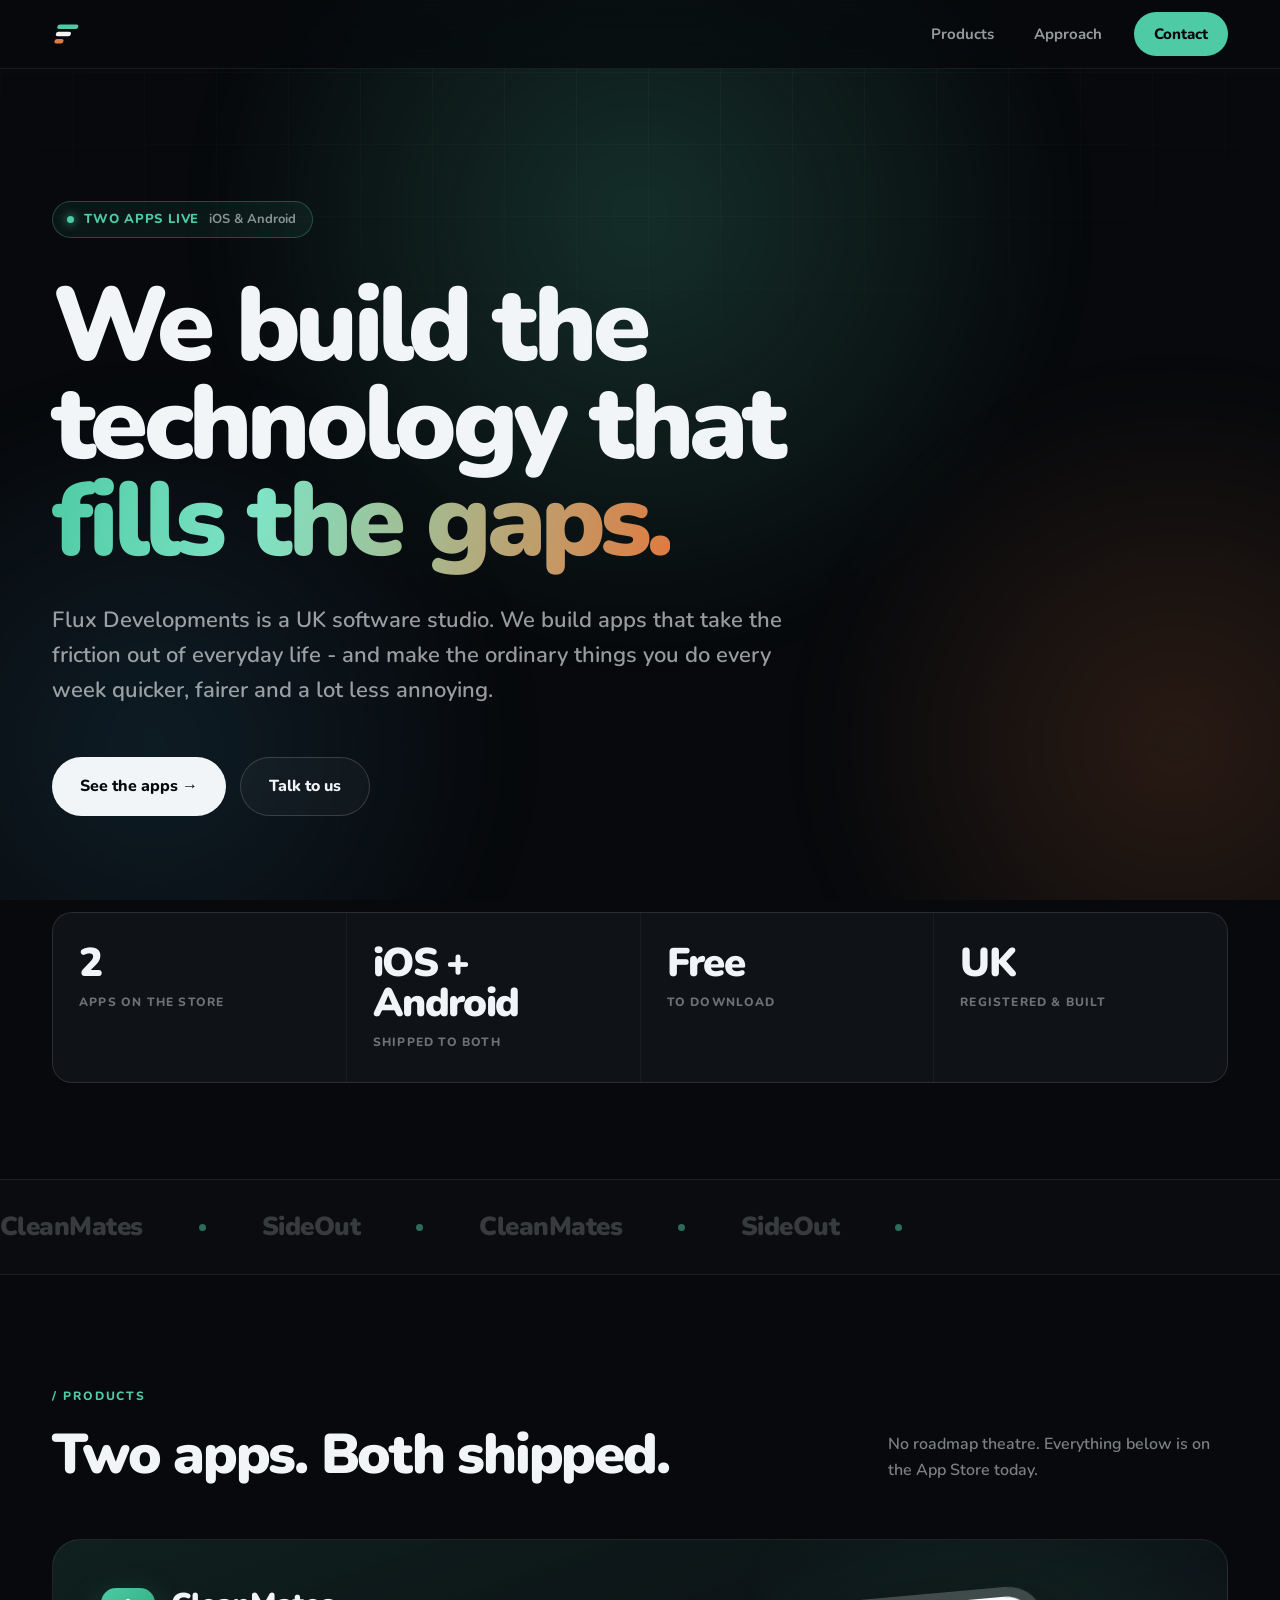
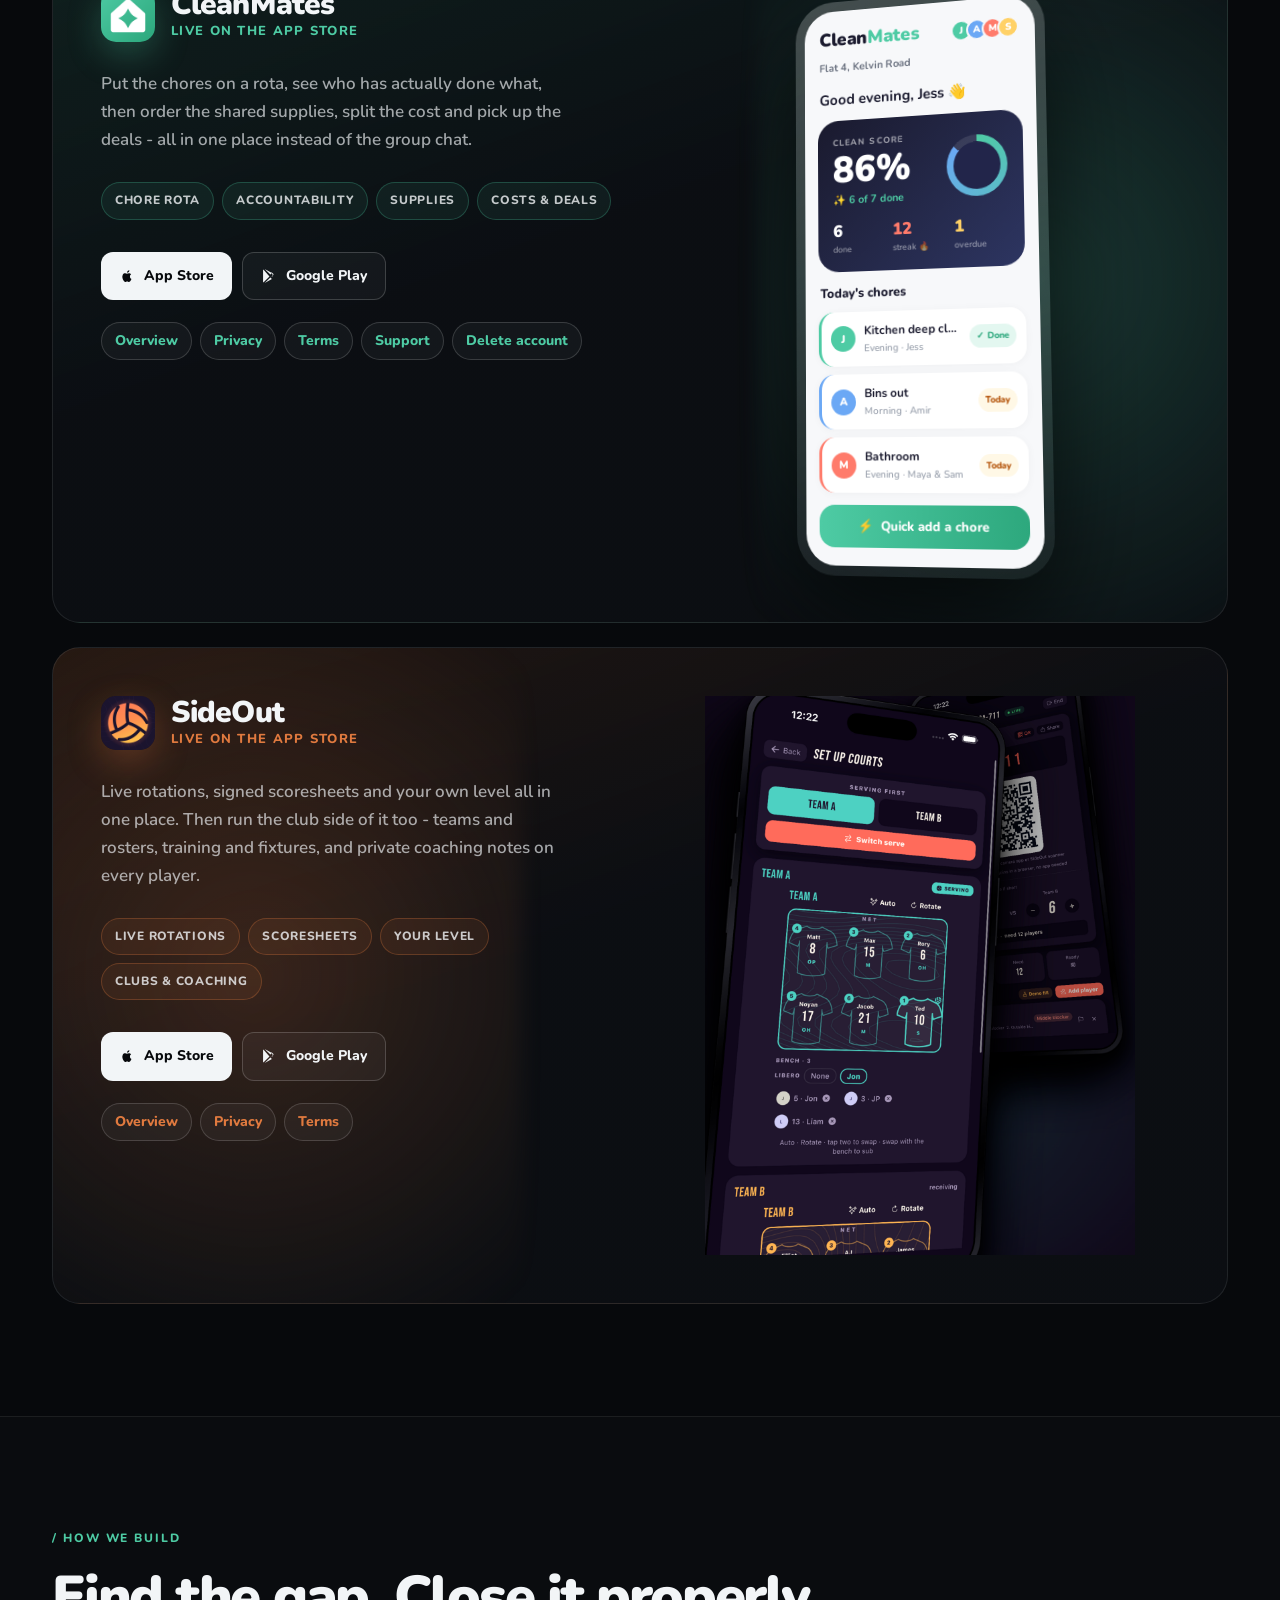
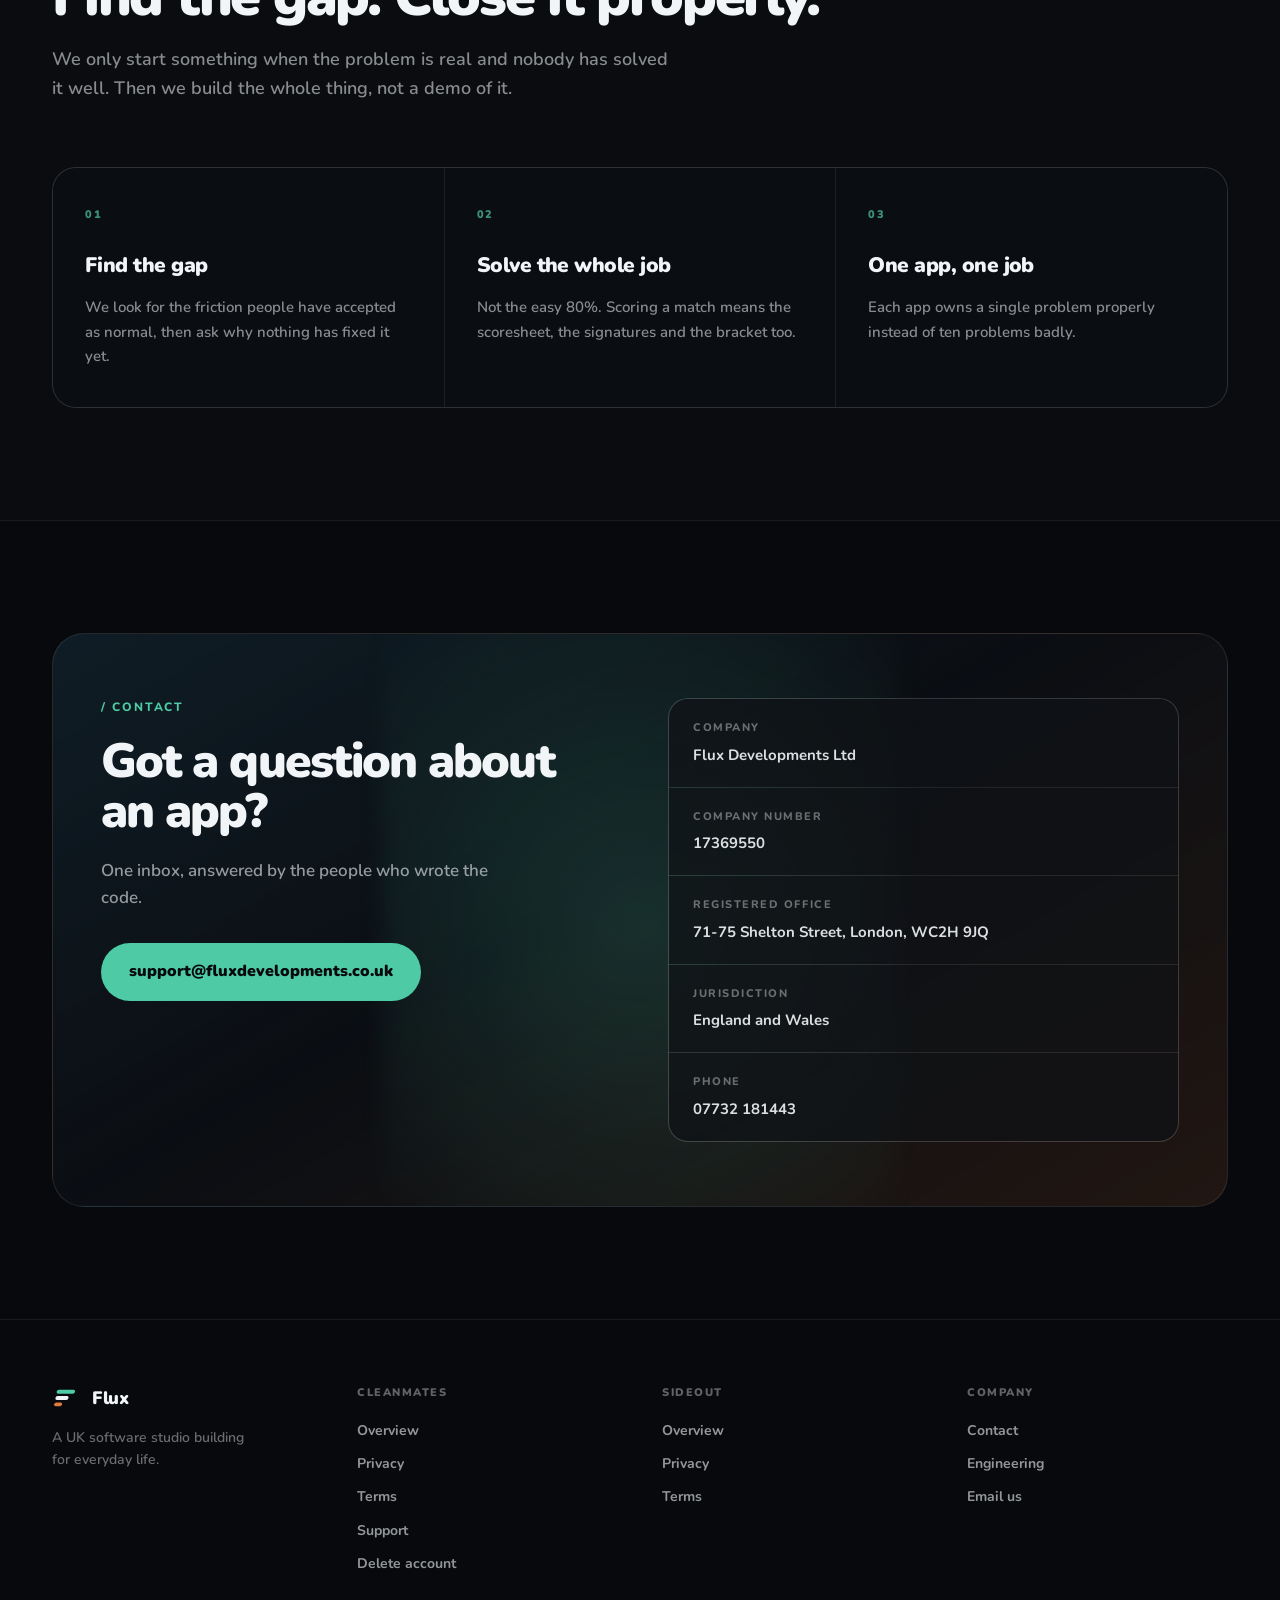
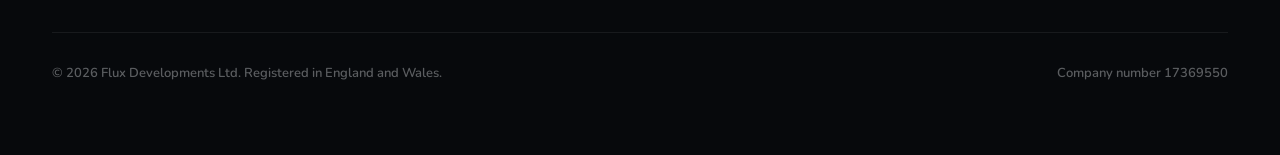
<file: index.html>
<!DOCTYPE html>
<html lang="en-GB">
<head>
<meta charset="utf-8">
  <meta name="viewport" content="width=device-width, initial-scale=1">
  <title>Flux Developments - software for the way people actually live</title>
  <meta name="description" content="Flux Developments Ltd is a UK software studio. Makers of CleanMates and SideOut.">
  <link rel="preconnect" href="https://fonts.googleapis.com">
  <link rel="preconnect" href="https://fonts.gstatic.com" crossorigin="">
  <link href="https://fonts.googleapis.com/css2?family=Nunito:ital,wght@0,400;0,600;0,700;0,800;0,900&amp;display=swap" rel="stylesheet">
  <style>
    * { box-sizing: border-box; }
    html { -webkit-text-size-adjust: 100%; scroll-behavior: smooth; background: #07090C; }
    body {
      margin: 0; background: #07090C; color: #F2F5F7;
      font-family: Nunito, -apple-system, BlinkMacSystemFont, "Segoe UI", sans-serif;
      font-size: 17px; line-height: 1.6; font-weight: 600;
      -webkit-font-smoothing: antialiased; text-rendering: optimizeLegibility;
      overflow-x: hidden;
    }
    a { color: #4ECBA4; text-decoration: none; }
    a:hover { color: #7FE3C4; }
    ::selection { background: #4ECBA4; color: #07090C; }
    @keyframes fluxDrift {
      0%   { transform: translate3d(0,0,0) scale(1); }
      50%  { transform: translate3d(4%,-3%,0) scale(1.12); }
      100% { transform: translate3d(0,0,0) scale(1); }
    }
    @keyframes fluxDrift2 {
      0%   { transform: translate3d(0,0,0) scale(1.05); }
      50%  { transform: translate3d(-5%,4%,0) scale(1); }
      100% { transform: translate3d(0,0,0) scale(1.05); }
    }
    @keyframes fluxMarquee {
      from { transform: translate3d(0,0,0); }
      to   { transform: translate3d(-50%,0,0); }
    }
    @keyframes fluxPulse {
      0%, 100% { opacity: 1; }
      50%      { opacity: .25; }
    }
    @keyframes fluxScan {
      0%   { transform: translateY(-100%); }
      100% { transform: translateY(400%); }
    }
  </style>
</head>
<body>
<div style="position: fixed; inset: 0; z-index: 0; pointer-events: none; overflow: hidden;">
  <div style="position: absolute; inset: 0; background-image: linear-gradient(rgba(255,255,255,.028) 1px, transparent 1px), linear-gradient(90deg, rgba(255,255,255,.028) 1px, transparent 1px); background-size: 72px 72px; mask-image: radial-gradient(ellipse 90% 60% at 50% 0%, #000 20%, transparent 80%); -webkit-mask-image: radial-gradient(ellipse 90% 60% at 50% 0%, #000 20%, transparent 80%);"></div>
  <div style="position: absolute; top: -22vw; left: 50%; width: 78vw; height: 78vw; margin-left: -39vw; border-radius: 50%; background: radial-gradient(circle, rgba(78,203,164,.20) 0%, rgba(78,203,164,0) 62%); filter: blur(28px); animation: fluxDrift 22s ease-in-out infinite;"></div>
  <div style="position: absolute; top: 26vw; right: -24vw; width: 64vw; height: 64vw; border-radius: 50%; background: radial-gradient(circle, rgba(224,122,63,.16) 0%, rgba(224,122,63,0) 64%); filter: blur(30px); animation: fluxDrift2 27s ease-in-out infinite;"></div>
  <div style="position: absolute; bottom: -18vw; left: -18vw; width: 60vw; height: 60vw; border-radius: 50%; background: radial-gradient(circle, rgba(47,111,143,.20) 0%, rgba(47,111,143,0) 66%); filter: blur(34px); animation: fluxDrift 31s ease-in-out infinite;"></div>
</div>

<div style="position: relative; z-index: 1;">

  <header style="position: sticky; top: 0; z-index: 40; backdrop-filter: blur(20px) saturate(160%); background: rgba(7,9,12,.72); border-bottom: 1px solid rgba(255,255,255,.07);">
    <nav style="max-width: 1240px; margin: 0 auto; padding: 0 32px; height: 68px; display: flex; align-items: center; justify-content: space-between; gap: 24px;">
      <a href="/" style="display: flex; align-items: center; gap: 12px; color: #F2F5F7; font-weight: 900; font-size: 18px; letter-spacing: -.02em;">
        <svg width="32" height="32" viewBox="0 0 64 64" style="flex: none; display: block;" aria-hidden="true">
          <g transform="skewX(-11) translate(6 0)">
            <rect x="8" y="13" width="42" height="9" rx="4.5" fill="#4ECBA4"></rect>
            <rect x="8" y="27.5" width="30" height="9" rx="4.5" fill="#F2F5F7"></rect>
            <rect x="8" y="42" width="18" height="9" rx="4.5" fill="#E07A3F"></rect>
          </g>
        </svg>
      </a>
      <div style="display: flex; align-items: center; gap: 8px;">
        <a href="#products" style="color: rgba(242,245,247,.62); font-size: 15px; font-weight: 700; padding: 9px 16px; border-radius: 999px;" style-hover="color: #F2F5F7; background: rgba(255,255,255,.06);">Products</a>
        <a href="#engineering" style="color: rgba(242,245,247,.62); font-size: 15px; font-weight: 700; padding: 9px 16px; border-radius: 999px;" style-hover="color: #F2F5F7; background: rgba(255,255,255,.06);">Approach</a>
        <a href="#contact" style="color: #07090C; background: #4ECBA4; font-size: 15px; font-weight: 800; padding: 10px 20px; border-radius: 999px; margin-left: 8px;" style-hover="background: #7FE3C4;">Contact</a>
      </div>
    </nav>
  </header>

  <section style="max-width: 1240px; margin: 0 auto; padding: 132px 32px 96px;">
    <div style="display: inline-flex; align-items: center; gap: 10px; padding: 7px 8px 7px 14px; border-radius: 999px; border: 1px solid rgba(78,203,164,.30); background: rgba(78,203,164,.07); margin-bottom: 40px;">
      <span style="width: 7px; height: 7px; border-radius: 50%; background: #4ECBA4; box-shadow: 0 0 10px #4ECBA4; animation: fluxPulse 2.2s ease-in-out infinite;"></span>
      <span style="font-size: 13px; font-weight: 800; letter-spacing: .06em; text-transform: uppercase; color: #4ECBA4;">Two apps live</span>
      <span style="font-size: 13px; font-weight: 700; color: rgba(242,245,247,.55); padding-right: 8px;">iOS &amp; Android</span>
    </div>

    <h1 style="font-size: clamp(46px, 8.2vw, 104px); line-height: .94; letter-spacing: -.045em; font-weight: 900; margin: 0 0 32px; max-width: 15ch;">
      We build the<br>technology that<br>
      <span style="background: linear-gradient(100deg, #4ECBA4 0%, #7FE3C4 34%, #E07A3F 100%); -webkit-background-clip: text; background-clip: text; -webkit-text-fill-color: transparent; color: transparent;">fills the gaps.</span>
    </h1>

    <p style="font-size: clamp(18px, 2.1vw, 22px); line-height: 1.6; font-weight: 600; color: rgba(242,245,247,.62); max-width: 58ch; margin: 0 0 48px;">
      Flux Developments is a UK software studio. We build apps that take the friction out of everyday life - and make the ordinary things you do every week quicker, fairer and a lot less annoying.
    </p>

    <div style="display: flex; flex-wrap: wrap; gap: 14px; margin-bottom: 96px;">
      <a href="#products" style="display: inline-flex; align-items: center; gap: 10px; background: #F2F5F7; color: #07090C; font-weight: 800; font-size: 16px; padding: 16px 28px; border-radius: 999px;" style-hover="background: #4ECBA4;">See the apps →</a>
      <a href="#contact" style="display: inline-flex; align-items: center; gap: 10px; color: #F2F5F7; font-weight: 800; font-size: 16px; padding: 16px 28px; border-radius: 999px; border: 1px solid rgba(255,255,255,.16); background: rgba(255,255,255,.03);" style-hover="border-color: rgba(255,255,255,.38); background: rgba(255,255,255,.07);">Talk to us</a>
    </div>

    <div style="display: flex; flex-wrap: wrap; gap: 1px; background: rgba(255,255,255,.08); border: 1px solid rgba(255,255,255,.08); border-radius: 20px; overflow: hidden;">
      
        <div style="flex: 1 1 200px; min-width: 0; background: rgba(12,15,20,.72); padding: 30px 26px;">
          <div style="font-size: 40px; font-weight: 900; letter-spacing: -.04em; line-height: 1; margin-bottom: 10px; color: #F2F5F7;">2</div>
          <div style="font-size: 12px; font-weight: 800; letter-spacing: .1em; text-transform: uppercase; color: rgba(242,245,247,.42);">Apps on the store</div>
        </div>
      
        <div style="flex: 1 1 200px; min-width: 0; background: rgba(12,15,20,.72); padding: 30px 26px;">
          <div style="font-size: 40px; font-weight: 900; letter-spacing: -.04em; line-height: 1; margin-bottom: 10px; color: #F2F5F7;">iOS + Android</div>
          <div style="font-size: 12px; font-weight: 800; letter-spacing: .1em; text-transform: uppercase; color: rgba(242,245,247,.42);">Shipped to both</div>
        </div>
      
        <div style="flex: 1 1 200px; min-width: 0; background: rgba(12,15,20,.72); padding: 30px 26px;">
          <div style="font-size: 40px; font-weight: 900; letter-spacing: -.04em; line-height: 1; margin-bottom: 10px; color: #F2F5F7;">Free</div>
          <div style="font-size: 12px; font-weight: 800; letter-spacing: .1em; text-transform: uppercase; color: rgba(242,245,247,.42);">To download</div>
        </div>
      
        <div style="flex: 1 1 200px; min-width: 0; background: rgba(12,15,20,.72); padding: 30px 26px;">
          <div style="font-size: 40px; font-weight: 900; letter-spacing: -.04em; line-height: 1; margin-bottom: 10px; color: #F2F5F7;">UK</div>
          <div style="font-size: 12px; font-weight: 800; letter-spacing: .1em; text-transform: uppercase; color: rgba(242,245,247,.42);">Registered & built</div>
        </div>
      
    </div>
  </section>

  <div style="border-top: 1px solid rgba(255,255,255,.07); border-bottom: 1px solid rgba(255,255,255,.07); padding: 26px 0; overflow: hidden; background: rgba(255,255,255,.015);">
    <div style="display: flex; width: max-content; animation: fluxMarquee 30s linear infinite;">
      <div style="display: flex; align-items: center; gap: 56px; padding-right: 56px;">
        
          <span style="display: flex; align-items: center; gap: 56px; font-size: 26px; font-weight: 900; letter-spacing: -.02em; color: rgba(242,245,247,.20); white-space: nowrap;">
            CleanMates
            <span style="width: 7px; height: 7px; border-radius: 50%; background: rgba(78,203,164,.5); flex: none;"></span>
          </span>
        
          <span style="display: flex; align-items: center; gap: 56px; font-size: 26px; font-weight: 900; letter-spacing: -.02em; color: rgba(242,245,247,.20); white-space: nowrap;">
            SideOut
            <span style="width: 7px; height: 7px; border-radius: 50%; background: rgba(78,203,164,.5); flex: none;"></span>
          </span>
        
      </div>
      <div style="display: flex; align-items: center; gap: 56px; padding-right: 56px;">
        
          <span style="display: flex; align-items: center; gap: 56px; font-size: 26px; font-weight: 900; letter-spacing: -.02em; color: rgba(242,245,247,.20); white-space: nowrap;">
            CleanMates
            <span style="width: 7px; height: 7px; border-radius: 50%; background: rgba(78,203,164,.5); flex: none;"></span>
          </span>
        
          <span style="display: flex; align-items: center; gap: 56px; font-size: 26px; font-weight: 900; letter-spacing: -.02em; color: rgba(242,245,247,.20); white-space: nowrap;">
            SideOut
            <span style="width: 7px; height: 7px; border-radius: 50%; background: rgba(78,203,164,.5); flex: none;"></span>
          </span>
        
      </div>
    </div>
  </div>

  <section id="products" style="max-width: 1240px; margin: 0 auto; padding: 112px 32px;">
    <div style="display: flex; align-items: flex-end; justify-content: space-between; gap: 32px; flex-wrap: wrap; margin-bottom: 56px;">
      <div>
        <div style="font-size: 12px; font-weight: 800; letter-spacing: .16em; text-transform: uppercase; color: #4ECBA4; margin-bottom: 20px;">/ Products</div>
        <h2 style="font-size: clamp(34px, 4.4vw, 56px); line-height: 1.02; letter-spacing: -.04em; font-weight: 900; margin: 0; max-width: 20ch;">Two apps. Both shipped.</h2>
      </div>
      <p style="font-size: 16px; font-weight: 600; color: rgba(242,245,247,.5); max-width: 34ch; margin: 0;">No roadmap theatre. Everything below is on the App Store today.</p>
    </div>

    <div style="display: grid; gap: 24px;">

      <div style="position: relative; display: block; overflow: hidden; border-radius: 28px; border: 1px solid rgba(255,255,255,.09); background: linear-gradient(160deg, rgba(78,203,164,.12) 0%, rgba(12,15,20,.86) 44%); color: #F2F5F7; padding: 0;" style-hover="border-color: rgba(78,203,164,.5);">
        <div style="position: absolute; top: -40%; right: -6%; width: 46%; height: 180%; background: radial-gradient(circle, rgba(78,203,164,.22) 0%, rgba(78,203,164,0) 64%); filter: blur(10px); pointer-events: none;"></div>
        <div style="position: relative; display: grid; grid-template-columns: repeat(auto-fit, minmax(300px, 1fr)); gap: 40px; padding: 48px;">
          <div>
            <div style="display: flex; align-items: center; gap: 16px; margin-bottom: 28px;">
              <img src="assets/cleanmates-logo.png" alt="CleanMates app icon" width="54" height="54" style="width: 54px; height: 54px; border-radius: 15px; flex: none; display: block; box-shadow: 0 12px 34px rgba(78,203,164,.28);">
              <div>
                <div style="font-size: 30px; font-weight: 900; letter-spacing: -.03em; line-height: 1.1;">CleanMates</div>
                <div style="font-size: 13px; font-weight: 800; letter-spacing: .1em; text-transform: uppercase; color: #4ECBA4;">Live on the App Store</div>
              </div>
            </div>
            <p style="font-size: 17px; font-weight: 600; line-height: 1.65; color: rgba(242,245,247,.66); margin: 0 0 28px; max-width: 46ch;">
              Put the chores on a rota, see who has actually done what, then order the shared supplies, split the cost and pick up the deals - all in one place instead of the group chat.
            </p>
            <div style="display: flex; flex-wrap: wrap; gap: 8px; margin-bottom: 32px;">
              
                <span style="font-size: 12px; font-weight: 800; letter-spacing: .06em; text-transform: uppercase; padding: 8px 13px; border-radius: 999px; border: 1px solid rgba(78,203,164,.26); background: rgba(78,203,164,.08); color: rgba(242,245,247,.8);">Chore rota</span>
              
                <span style="font-size: 12px; font-weight: 800; letter-spacing: .06em; text-transform: uppercase; padding: 8px 13px; border-radius: 999px; border: 1px solid rgba(78,203,164,.26); background: rgba(78,203,164,.08); color: rgba(242,245,247,.8);">Accountability</span>
              
                <span style="font-size: 12px; font-weight: 800; letter-spacing: .06em; text-transform: uppercase; padding: 8px 13px; border-radius: 999px; border: 1px solid rgba(78,203,164,.26); background: rgba(78,203,164,.08); color: rgba(242,245,247,.8);">Supplies</span>
              
                <span style="font-size: 12px; font-weight: 800; letter-spacing: .06em; text-transform: uppercase; padding: 8px 13px; border-radius: 999px; border: 1px solid rgba(78,203,164,.26); background: rgba(78,203,164,.08); color: rgba(242,245,247,.8);">Costs & deals</span>
              
            </div>
            <div style="display: flex; flex-wrap: wrap; gap: 10px; margin-bottom: 22px;">
              <a href="https://apps.apple.com/gb/app/cleanmates/id6781773868" style="display: inline-flex; align-items: center; gap: 9px; padding: 12px 18px; border-radius: 12px; background: #F2F5F7; color: #07090C; font-size: 14px; font-weight: 800;" style-hover="background: #4ECBA4; color: #07090C;">
                <svg width="16" height="16" viewBox="0 0 24 24" fill="currentColor" aria-hidden="true"><path d="M16.4 12.7c0-2.1 1.7-3.2 1.8-3.2-1-1.4-2.5-1.6-3-1.6-1.3-.1-2.5.8-3.2.8-.7 0-1.7-.7-2.8-.7-1.4 0-2.8.8-3.5 2.1-1.5 2.6-.4 6.5 1.1 8.6.7 1 1.6 2.2 2.7 2.2 1.1 0 1.5-.7 2.8-.7 1.3 0 1.6.7 2.7.7 1.1 0 1.9-1.1 2.6-2.1.5-.8.8-1.6 1-2.4-.1 0-2.2-.9-2.2-3.7zM14.6 5.9c.6-.7 1-1.7.9-2.7-.9.1-1.9.6-2.5 1.3-.5.6-1 1.6-.9 2.6 1 0 1.9-.5 2.5-1.2z"></path></svg>
                App Store
              </a>
              <a href="#" style="display: inline-flex; align-items: center; gap: 9px; padding: 12px 18px; border-radius: 12px; border: 1px solid rgba(255,255,255,.18); background: rgba(255,255,255,.04); color: #F2F5F7; font-size: 14px; font-weight: 800;" style-hover="border-color: rgba(78,203,164,.6); background: rgba(255,255,255,.08);">
                <svg width="16" height="16" viewBox="0 0 24 24" fill="currentColor" aria-hidden="true"><path d="M3.6 2.2c-.3.3-.5.8-.5 1.4v16.8c0 .6.2 1.1.5 1.4l9.1-9.1L3.6 2.2zm10.5 7.5L5.5 1.4l10.9 6.2-2.3 2.1zm0 4.6 2.3 2.1-10.9 6.2 8.6-8.3zm1.3-1.2 2.9-2.7c.6-.4.6-1.4 0-1.8l-2.9-2.7L18.3 12l-2.9 1.1z"></path></svg>
                Google Play
              </a>
            </div>
            <div style="display: flex; flex-wrap: wrap; gap: 8px;"><a href="/cleanmates/" style="font-size: 14px; font-weight: 800; padding: 7px 13px; border-radius: 999px; border: 1px solid rgba(255,255,255,.16); background: rgba(255,255,255,.04); color: #4ECBA4;">Overview</a><a href="/cleanmates/privacy/" style="font-size: 14px; font-weight: 800; padding: 7px 13px; border-radius: 999px; border: 1px solid rgba(255,255,255,.16); background: rgba(255,255,255,.04); color: #4ECBA4;">Privacy</a><a href="/cleanmates/terms/" style="font-size: 14px; font-weight: 800; padding: 7px 13px; border-radius: 999px; border: 1px solid rgba(255,255,255,.16); background: rgba(255,255,255,.04); color: #4ECBA4;">Terms</a><a href="/cleanmates/support/" style="font-size: 14px; font-weight: 800; padding: 7px 13px; border-radius: 999px; border: 1px solid rgba(255,255,255,.16); background: rgba(255,255,255,.04); color: #4ECBA4;">Support</a><a href="/cleanmates/delete-account/" style="font-size: 14px; font-weight: 800; padding: 7px 13px; border-radius: 999px; border: 1px solid rgba(255,255,255,.16); background: rgba(255,255,255,.04); color: #4ECBA4;">Delete account</a></div>
          </div>

          <div style="display: flex; align-items: center; justify-content: center; min-height: 300px;">
            <div style="position: relative; width: 262px; border-radius: 40px; padding: 10px; background: linear-gradient(160deg, rgba(255,255,255,.22), rgba(255,255,255,.04)); box-shadow: 0 44px 96px rgba(0,0,0,.66); transform: perspective(1400px) rotateY(-15deg) rotateX(5deg) rotate(-2deg);">
              <div style="position: relative; border-radius: 31px; overflow: hidden; background: #F7F8FA; display: flex; flex-direction: column;">

                <div style="display: flex; align-items: flex-start; justify-content: space-between; gap: 10px; padding: 20px 16px 10px;">
                  <div>
                    <div style="font-size: 19px; font-weight: 900; letter-spacing: -.02em; color: #1A1A2E; line-height: 1.1;">Clean<span style="color: #4ECBA4;">Mates</span></div>
                    <div style="margin-top: 3px;">
                      <span style="font-size: 11px; font-weight: 700; color: #6B7280;">Flat 4, Kelvin Road</span>
                    </div>
                  </div>
                  <div style="display: flex; align-items: center;">
                    
                      <span style="width: 22px; height: 22px; border-radius: 50%; display: grid; place-items: center; font-size: 10px; font-weight: 900; color: #fff; border: 2px solid #F7F8FA; margin-left: -6px; background: #4ECBA4;">J</span>
                    
                      <span style="width: 22px; height: 22px; border-radius: 50%; display: grid; place-items: center; font-size: 10px; font-weight: 900; color: #fff; border: 2px solid #F7F8FA; margin-left: -6px; background: #6BA8F5;">A</span>
                    
                      <span style="width: 22px; height: 22px; border-radius: 50%; display: grid; place-items: center; font-size: 10px; font-weight: 900; color: #fff; border: 2px solid #F7F8FA; margin-left: -6px; background: #FF7B6B;">M</span>
                    
                      <span style="width: 22px; height: 22px; border-radius: 50%; display: grid; place-items: center; font-size: 10px; font-weight: 900; color: #fff; border: 2px solid #F7F8FA; margin-left: -6px; background: #FFD166;">S</span>
                    
                  </div>
                </div>

                <div style="font-size: 15px; font-weight: 700; color: #1A1A2E; padding: 0 16px 10px;">Good evening, Jess 👋</div>

                <div style="padding: 0 14px 12px;">
                  <div style="position: relative; overflow: hidden; border-radius: 22px; padding: 16px; background: linear-gradient(135deg, #1A1A2E 0%, #2D3561 100%);">
                    <div style="display: flex; align-items: center; justify-content: space-between; gap: 12px;">
                      <div>
                        <div style="font-size: 9px; font-weight: 800; letter-spacing: .12em; text-transform: uppercase; color: rgba(255,255,255,.55); margin-bottom: 2px;">Clean score</div>
                        <div style="font-size: 38px; font-weight: 900; color: #fff; line-height: 1.05;">86%</div>
                        <div style="font-size: 11px; font-weight: 700; color: #4ECBA4; margin-top: 2px;">✨ 6 of 7 done</div>
                      </div>
                      <div style="position: relative; width: 62px; height: 62px; flex: none; border-radius: 50%; background: conic-gradient(#4ECBA4 0deg, #6BA8F5 310deg, rgba(255,255,255,.1) 310deg 360deg);">
                        <span style="position: absolute; inset: 7px; border-radius: 50%; background: #22254A;"></span>
                      </div>
                    </div>
                    <div style="display: flex; gap: 8px; margin-top: 14px;">
                      
                        <div style="flex: 1;">
                          <div style="font-size: 17px; font-weight: 900; line-height: 1.1; color: #fff;">6</div>
                          <div style="font-size: 9px; font-weight: 600; color: rgba(255,255,255,.5); margin-top: 1px;">done</div>
                        </div>
                      
                        <div style="flex: 1;">
                          <div style="font-size: 17px; font-weight: 900; line-height: 1.1; color: #FF7B6B;">12</div>
                          <div style="font-size: 9px; font-weight: 600; color: rgba(255,255,255,.5); margin-top: 1px;">streak 🔥</div>
                        </div>
                      
                        <div style="flex: 1;">
                          <div style="font-size: 17px; font-weight: 900; line-height: 1.1; color: #FFD166;">1</div>
                          <div style="font-size: 9px; font-weight: 600; color: rgba(255,255,255,.5); margin-top: 1px;">overdue</div>
                        </div>
                      
                    </div>
                  </div>
                </div>

                <div style="font-size: 13px; font-weight: 800; color: #1A1A2E; padding: 0 16px 8px;">Today's chores</div>
                <div style="display: flex; flex-direction: column; gap: 8px; padding: 0 14px;">
                  
                    <div style="display: flex; align-items: center; gap: 9px; padding: 10px; border-radius: 16px; background: #FFFFFF; border-left: 3px solid #4ECBA4; box-shadow: 0 1px 8px rgba(0,0,0,.04);">
                      <span style="width: 26px; height: 26px; border-radius: 50%; flex: none; display: grid; place-items: center; font-size: 11px; font-weight: 900; color: #fff; background: #4ECBA4;">J</span>
                      <span style="flex: 1; min-width: 0;">
                        <span style="display: block; font-size: 12px; font-weight: 700; color: #1A1A2E; overflow: hidden; text-overflow: ellipsis; white-space: nowrap;">Kitchen deep clean</span>
                        <span style="display: block; font-size: 10px; font-weight: 600; color: #9CA3AF;">Evening · Jess</span>
                      </span>
                      <span style="flex: none; font-size: 9px; font-weight: 800; padding: 4px 7px; border-radius: 999px; background: #E3F7F0; color: #2DA87D;">✓ Done</span>
                    </div>
                  
                    <div style="display: flex; align-items: center; gap: 9px; padding: 10px; border-radius: 16px; background: #FFFFFF; border-left: 3px solid #6BA8F5; box-shadow: 0 1px 8px rgba(0,0,0,.04);">
                      <span style="width: 26px; height: 26px; border-radius: 50%; flex: none; display: grid; place-items: center; font-size: 11px; font-weight: 900; color: #fff; background: #6BA8F5;">A</span>
                      <span style="flex: 1; min-width: 0;">
                        <span style="display: block; font-size: 12px; font-weight: 700; color: #1A1A2E; overflow: hidden; text-overflow: ellipsis; white-space: nowrap;">Bins out</span>
                        <span style="display: block; font-size: 10px; font-weight: 600; color: #9CA3AF;">Morning · Amir</span>
                      </span>
                      <span style="flex: none; font-size: 9px; font-weight: 800; padding: 4px 7px; border-radius: 999px; background: #FFF8E6; color: #B45309;">Today</span>
                    </div>
                  
                    <div style="display: flex; align-items: center; gap: 9px; padding: 10px; border-radius: 16px; background: #FFFFFF; border-left: 3px solid #FF7B6B; box-shadow: 0 1px 8px rgba(0,0,0,.04);">
                      <span style="width: 26px; height: 26px; border-radius: 50%; flex: none; display: grid; place-items: center; font-size: 11px; font-weight: 900; color: #fff; background: #FF7B6B;">M</span>
                      <span style="flex: 1; min-width: 0;">
                        <span style="display: block; font-size: 12px; font-weight: 700; color: #1A1A2E; overflow: hidden; text-overflow: ellipsis; white-space: nowrap;">Bathroom</span>
                        <span style="display: block; font-size: 10px; font-weight: 600; color: #9CA3AF;">Evening · Maya & Sam</span>
                      </span>
                      <span style="flex: none; font-size: 9px; font-weight: 800; padding: 4px 7px; border-radius: 999px; background: #FFF8E6; color: #B45309;">Today</span>
                    </div>
                  
                </div>

                <div style="padding: 12px 14px 18px;">
                  <div style="height: 42px; border-radius: 16px; display: grid; place-items: center; font-size: 13px; font-weight: 800; color: #fff; background: linear-gradient(90deg, #4ECBA4 0%, #2DA87D 100%);">⚡&nbsp; Quick add a chore</div>
                </div>

              </div>
            </div>
          </div>
        </div>
      </div>

      <div style="position: relative; display: block; overflow: hidden; border-radius: 28px; border: 1px solid rgba(255,255,255,.09); background: linear-gradient(160deg, rgba(224,122,63,.13) 0%, rgba(12,15,20,.86) 44%); color: #F2F5F7; padding: 0;" style-hover="border-color: rgba(224,122,63,.5);">
        <div style="position: absolute; top: -40%; left: -6%; width: 46%; height: 180%; background: radial-gradient(circle, rgba(224,122,63,.20) 0%, rgba(224,122,63,0) 64%); filter: blur(10px); pointer-events: none;"></div>
        <div style="position: relative; display: grid; grid-template-columns: repeat(auto-fit, minmax(300px, 1fr)); gap: 40px; padding: 48px;">
          <div style="display: flex; align-items: center; justify-content: center; min-height: 300px; order: 2;">
            <div style="width: 100%; max-width: 430px; aspect-ratio: 10 / 13; overflow: hidden;">
              <img src="uploads/02-set-up.png" alt="SideOut set up courts screen and join-by-QR code on iPhone" style="width: 100%; height: 100%; object-fit: cover; object-position: 50% 100%; display: block;">
            </div>
          </div>

          <div style="order: 1;">
            <div style="display: flex; align-items: center; gap: 16px; margin-bottom: 28px;">
              <img src="assets/sideout-logo.png" alt="SideOut app icon" width="54" height="54" style="width: 54px; height: 54px; border-radius: 15px; flex: none; display: block; box-shadow: 0 12px 34px rgba(224,122,63,.28);">
              <div>
                <div style="font-size: 30px; font-weight: 900; letter-spacing: -.03em; line-height: 1.1;">SideOut</div>
                <div style="font-size: 13px; font-weight: 800; letter-spacing: .1em; text-transform: uppercase; color: #E07A3F;">Live on the App Store</div>
              </div>
            </div>
            <p style="font-size: 17px; font-weight: 600; line-height: 1.65; color: rgba(242,245,247,.66); margin: 0 0 28px; max-width: 46ch;">
              Live rotations, signed scoresheets and your own level all in one place. Then run the club side of it too - teams and rosters, training and fixtures, and private coaching notes on every player.
            </p>
            <div style="display: flex; flex-wrap: wrap; gap: 8px; margin-bottom: 32px;">
              
                <span style="font-size: 12px; font-weight: 800; letter-spacing: .06em; text-transform: uppercase; padding: 8px 13px; border-radius: 999px; border: 1px solid rgba(224,122,63,.28); background: rgba(224,122,63,.08); color: rgba(242,245,247,.8);">Live rotations</span>
              
                <span style="font-size: 12px; font-weight: 800; letter-spacing: .06em; text-transform: uppercase; padding: 8px 13px; border-radius: 999px; border: 1px solid rgba(224,122,63,.28); background: rgba(224,122,63,.08); color: rgba(242,245,247,.8);">Scoresheets</span>
              
                <span style="font-size: 12px; font-weight: 800; letter-spacing: .06em; text-transform: uppercase; padding: 8px 13px; border-radius: 999px; border: 1px solid rgba(224,122,63,.28); background: rgba(224,122,63,.08); color: rgba(242,245,247,.8);">Your level</span>
              
                <span style="font-size: 12px; font-weight: 800; letter-spacing: .06em; text-transform: uppercase; padding: 8px 13px; border-radius: 999px; border: 1px solid rgba(224,122,63,.28); background: rgba(224,122,63,.08); color: rgba(242,245,247,.8);">Clubs & coaching</span>
              
            </div>
            <div style="display: flex; flex-wrap: wrap; gap: 10px; margin-bottom: 22px;">
              <a href="https://apps.apple.com/gb/app/sideout/id6788060994" style="display: inline-flex; align-items: center; gap: 9px; padding: 12px 18px; border-radius: 12px; background: #F2F5F7; color: #07090C; font-size: 14px; font-weight: 800;" style-hover="background: #E07A3F; color: #07090C;">
                <svg width="16" height="16" viewBox="0 0 24 24" fill="currentColor" aria-hidden="true"><path d="M16.4 12.7c0-2.1 1.7-3.2 1.8-3.2-1-1.4-2.5-1.6-3-1.6-1.3-.1-2.5.8-3.2.8-.7 0-1.7-.7-2.8-.7-1.4 0-2.8.8-3.5 2.1-1.5 2.6-.4 6.5 1.1 8.6.7 1 1.6 2.2 2.7 2.2 1.1 0 1.5-.7 2.8-.7 1.3 0 1.6.7 2.7.7 1.1 0 1.9-1.1 2.6-2.1.5-.8.8-1.6 1-2.4-.1 0-2.2-.9-2.2-3.7zM14.6 5.9c.6-.7 1-1.7.9-2.7-.9.1-1.9.6-2.5 1.3-.5.6-1 1.6-.9 2.6 1 0 1.9-.5 2.5-1.2z"></path></svg>
                App Store
              </a>
              <a href="#" style="display: inline-flex; align-items: center; gap: 9px; padding: 12px 18px; border-radius: 12px; border: 1px solid rgba(255,255,255,.18); background: rgba(255,255,255,.04); color: #F2F5F7; font-size: 14px; font-weight: 800;" style-hover="border-color: rgba(224,122,63,.6); background: rgba(255,255,255,.08);">
                <svg width="16" height="16" viewBox="0 0 24 24" fill="currentColor" aria-hidden="true"><path d="M3.6 2.2c-.3.3-.5.8-.5 1.4v16.8c0 .6.2 1.1.5 1.4l9.1-9.1L3.6 2.2zm10.5 7.5L5.5 1.4l10.9 6.2-2.3 2.1zm0 4.6 2.3 2.1-10.9 6.2 8.6-8.3zm1.3-1.2 2.9-2.7c.6-.4.6-1.4 0-1.8l-2.9-2.7L18.3 12l-2.9 1.1z"></path></svg>
                Google Play
              </a>
            </div>
            <div style="display: flex; flex-wrap: wrap; gap: 8px;"><a href="/sideout/" style="font-size: 14px; font-weight: 800; padding: 7px 13px; border-radius: 999px; border: 1px solid rgba(255,255,255,.16); background: rgba(255,255,255,.04); color: #E07A3F;">Overview</a><a href="/sideout/privacy/" style="font-size: 14px; font-weight: 800; padding: 7px 13px; border-radius: 999px; border: 1px solid rgba(255,255,255,.16); background: rgba(255,255,255,.04); color: #E07A3F;">Privacy</a><a href="/sideout/terms/" style="font-size: 14px; font-weight: 800; padding: 7px 13px; border-radius: 999px; border: 1px solid rgba(255,255,255,.16); background: rgba(255,255,255,.04); color: #E07A3F;">Terms</a></div>
          </div>
        </div>
      </div>

    </div>
  </section>

  <section id="engineering" style="border-top: 1px solid rgba(255,255,255,.07); background: rgba(255,255,255,.015);">
    <div style="max-width: 1240px; margin: 0 auto; padding: 112px 32px;">
      <div style="font-size: 12px; font-weight: 800; letter-spacing: .16em; text-transform: uppercase; color: #4ECBA4; margin-bottom: 20px;">/ How we build</div>
      <h2 style="font-size: clamp(34px, 4.4vw, 56px); line-height: 1.02; letter-spacing: -.04em; font-weight: 900; margin: 0 0 20px; max-width: 24ch;">Find the gap. Close it properly.</h2>
      <p style="font-size: 18px; font-weight: 600; color: rgba(242,245,247,.55); max-width: 56ch; margin: 0 0 64px;">We only start something when the problem is real and nobody has solved it well. Then we build the whole thing, not a demo of it.</p>

      <div style="display: flex; flex-wrap: wrap; gap: 1px; background: rgba(255,255,255,.08); border: 1px solid rgba(255,255,255,.08); border-radius: 24px; overflow: hidden;">
        
          <div style="flex: 1 1 268px; min-width: 0; background: #0A0D11; padding: 38px 32px;">
            <div style="font-size: 11px; font-weight: 900; letter-spacing: .16em; color: rgba(78,203,164,.7); margin-bottom: 26px;">01</div>
            <h3 style="font-size: 21px; font-weight: 900; letter-spacing: -.025em; margin: 0 0 12px;">Find the gap</h3>
            <p style="font-size: 15px; font-weight: 600; line-height: 1.65; color: rgba(242,245,247,.55); margin: 0;">We look for the friction people have accepted as normal, then ask why nothing has fixed it yet.</p>
          </div>
        
          <div style="flex: 1 1 268px; min-width: 0; background: #0A0D11; padding: 38px 32px;">
            <div style="font-size: 11px; font-weight: 900; letter-spacing: .16em; color: rgba(78,203,164,.7); margin-bottom: 26px;">02</div>
            <h3 style="font-size: 21px; font-weight: 900; letter-spacing: -.025em; margin: 0 0 12px;">Solve the whole job</h3>
            <p style="font-size: 15px; font-weight: 600; line-height: 1.65; color: rgba(242,245,247,.55); margin: 0;">Not the easy 80%. Scoring a match means the scoresheet, the signatures and the bracket too.</p>
          </div>
        
          <div style="flex: 1 1 268px; min-width: 0; background: #0A0D11; padding: 38px 32px;">
            <div style="font-size: 11px; font-weight: 900; letter-spacing: .16em; color: rgba(78,203,164,.7); margin-bottom: 26px;">03</div>
            <h3 style="font-size: 21px; font-weight: 900; letter-spacing: -.025em; margin: 0 0 12px;">One app, one job</h3>
            <p style="font-size: 15px; font-weight: 600; line-height: 1.65; color: rgba(242,245,247,.55); margin: 0;">Each app owns a single problem properly instead of ten problems badly.</p>
          </div>
        
      </div>
    </div>
  </section>

  <section id="contact" style="border-top: 1px solid rgba(255,255,255,.07);">
    <div style="max-width: 1240px; margin: 0 auto; padding: 112px 32px;">
      <div style="position: relative; overflow: hidden; border-radius: 32px; border: 1px solid rgba(255,255,255,.10); background: linear-gradient(150deg, rgba(47,111,143,.20) 0%, rgba(12,15,20,.9) 46%, rgba(224,122,63,.12) 100%); padding: 64px 48px;">
        <div style="position: absolute; top: -50%; left: 28%; width: 44%; height: 200%; background: radial-gradient(circle, rgba(78,203,164,.18) 0%, rgba(78,203,164,0) 64%); filter: blur(12px); pointer-events: none;"></div>
        <div style="position: relative; display: grid; grid-template-columns: repeat(auto-fit, minmax(320px, 1fr)); gap: 56px; align-items: start;">
          <div>
            <div style="font-size: 12px; font-weight: 800; letter-spacing: .16em; text-transform: uppercase; color: #4ECBA4; margin-bottom: 20px;">/ Contact</div>
            <h2 style="font-size: clamp(32px, 4vw, 48px); line-height: 1.04; letter-spacing: -.04em; font-weight: 900; margin: 0 0 20px; max-width: 18ch;">Got a question about an app?</h2>
            <p style="font-size: 17px; font-weight: 600; color: rgba(242,245,247,.6); margin: 0 0 32px; max-width: 40ch;">One inbox, answered by the people who wrote the code.</p>
            <a href="mailto:support@fluxdevelopments.co.uk" style="display: inline-flex; align-items: center; gap: 10px; background: #4ECBA4; color: #07090C; font-weight: 900; font-size: 16px; padding: 16px 28px; border-radius: 999px;" style-hover="background: #7FE3C4;">support@fluxdevelopments.co.uk</a>
          </div>
          <div style="display: flex; flex-direction: column; gap: 1px; background: rgba(255,255,255,.09); border: 1px solid rgba(255,255,255,.09); border-radius: 20px; overflow: hidden;">
            
              <div style="background: rgba(8,11,14,.72); padding: 20px 24px; display: grid; grid-template-columns: 1fr; gap: 6px;">
                <div style="font-size: 11px; font-weight: 800; letter-spacing: .14em; text-transform: uppercase; color: rgba(242,245,247,.4);">Company</div>
                <div style="font-size: 15px; font-weight: 700; color: rgba(242,245,247,.9);">Flux Developments Ltd</div>
              </div>
            
              <div style="background: rgba(8,11,14,.72); padding: 20px 24px; display: grid; grid-template-columns: 1fr; gap: 6px;">
                <div style="font-size: 11px; font-weight: 800; letter-spacing: .14em; text-transform: uppercase; color: rgba(242,245,247,.4);">Company number</div>
                <div style="font-size: 15px; font-weight: 700; color: rgba(242,245,247,.9);">17369550</div>
              </div>
            
              <div style="background: rgba(8,11,14,.72); padding: 20px 24px; display: grid; grid-template-columns: 1fr; gap: 6px;">
                <div style="font-size: 11px; font-weight: 800; letter-spacing: .14em; text-transform: uppercase; color: rgba(242,245,247,.4);">Registered office</div>
                <div style="font-size: 15px; font-weight: 700; color: rgba(242,245,247,.9);">71-75 Shelton Street, London, WC2H 9JQ</div>
              </div>
            
              <div style="background: rgba(8,11,14,.72); padding: 20px 24px; display: grid; grid-template-columns: 1fr; gap: 6px;">
                <div style="font-size: 11px; font-weight: 800; letter-spacing: .14em; text-transform: uppercase; color: rgba(242,245,247,.4);">Jurisdiction</div>
                <div style="font-size: 15px; font-weight: 700; color: rgba(242,245,247,.9);">England and Wales</div>
              </div>

              <div style="background: rgba(8,11,14,.72); padding: 20px 24px; display: grid; grid-template-columns: 1fr; gap: 6px;"><div style="font-size: 11px; font-weight: 800; letter-spacing: .14em; text-transform: uppercase; color: rgba(242,245,247,.4);">Phone</div><div style="font-size: 15px; font-weight: 700; color: rgba(242,245,247,.9);"><a href="tel:+447732181443" style="color:inherit">07732 181443</a></div></div>
            
          </div>
        </div>
      </div>
    </div>
  </section>

  <footer style="border-top: 1px solid rgba(255,255,255,.07);">
    <div style="max-width: 1240px; margin: 0 auto; padding: 64px 32px 72px;">
      <div style="display: grid; grid-template-columns: repeat(auto-fit, minmax(190px, 1fr)); gap: 44px; margin-bottom: 56px;">
        <div>
          <a href="/" style="display: flex; align-items: center; gap: 12px; color: #F2F5F7; font-weight: 900; font-size: 18px; letter-spacing: -.02em; margin-bottom: 14px;">
            <svg width="28" height="28" viewBox="0 0 64 64" style="flex: none; display: block;" aria-hidden="true">
              <g transform="skewX(-11) translate(6 0)">
                <rect x="8" y="13" width="42" height="9" rx="4.5" fill="#4ECBA4"></rect>
                <rect x="8" y="27.5" width="30" height="9" rx="4.5" fill="#F2F5F7"></rect>
                <rect x="8" y="42" width="18" height="9" rx="4.5" fill="#E07A3F"></rect>
              </g>
            </svg>
            Flux
          </a>
          <p style="font-size: 14px; font-weight: 600; color: rgba(242,245,247,.42); margin: 0; max-width: 26ch;">A UK software studio building for everyday life.</p>
        </div>
        
          <div>
            <div style="font-size: 11px; font-weight: 900; letter-spacing: .14em; text-transform: uppercase; color: rgba(242,245,247,.38); margin-bottom: 18px;">CleanMates</div>
            <div style="display: flex; flex-direction: column; gap: 11px;">
              
                <a href="/cleanmates/" style="font-size: 14px; font-weight: 700; color: rgba(242,245,247,.6);" style-hover="color: #4ECBA4;">Overview</a>
              
                <a href="/cleanmates/privacy/" style="font-size: 14px; font-weight: 700; color: rgba(242,245,247,.6);" style-hover="color: #4ECBA4;">Privacy</a>
              
                <a href="/cleanmates/terms/" style="font-size: 14px; font-weight: 700; color: rgba(242,245,247,.6);" style-hover="color: #4ECBA4;">Terms</a>
              
                <a href="/cleanmates/support/" style="font-size: 14px; font-weight: 700; color: rgba(242,245,247,.6);" style-hover="color: #4ECBA4;">Support</a>
                <a href="/cleanmates/delete-account/" style="font-size: 14px; font-weight: 700; color: rgba(242,245,247,.6);" style-hover="color: #4ECBA4;">Delete account</a>
              
            </div>
          </div>
        
          <div>
            <div style="font-size: 11px; font-weight: 900; letter-spacing: .14em; text-transform: uppercase; color: rgba(242,245,247,.38); margin-bottom: 18px;">SideOut</div>
            <div style="display: flex; flex-direction: column; gap: 11px;">
              
                <a href="/sideout/" style="font-size: 14px; font-weight: 700; color: rgba(242,245,247,.6);" style-hover="color: #4ECBA4;">Overview</a>
              
                <a href="/sideout/privacy/" style="font-size: 14px; font-weight: 700; color: rgba(242,245,247,.6);" style-hover="color: #4ECBA4;">Privacy</a>
              
                <a href="/sideout/terms/" style="font-size: 14px; font-weight: 700; color: rgba(242,245,247,.6);" style-hover="color: #4ECBA4;">Terms</a>
              
            </div>
          </div>
        
          <div>
            <div style="font-size: 11px; font-weight: 900; letter-spacing: .14em; text-transform: uppercase; color: rgba(242,245,247,.38); margin-bottom: 18px;">Company</div>
            <div style="display: flex; flex-direction: column; gap: 11px;">
              
                <a href="#contact" style="font-size: 14px; font-weight: 700; color: rgba(242,245,247,.6);" style-hover="color: #4ECBA4;">Contact</a>
              
                <a href="#engineering" style="font-size: 14px; font-weight: 700; color: rgba(242,245,247,.6);" style-hover="color: #4ECBA4;">Engineering</a>
              
                <a href="mailto:support@fluxdevelopments.co.uk" style="font-size: 14px; font-weight: 700; color: rgba(242,245,247,.6);" style-hover="color: #4ECBA4;">Email us</a>
              
            </div>
          </div>
        
      </div>
      <div style="padding-top: 30px; border-top: 1px solid rgba(255,255,255,.07); display: flex; flex-wrap: wrap; gap: 12px 28px; justify-content: space-between; font-size: 13px; font-weight: 600; color: rgba(242,245,247,.36);">
        <span>© 2026 Flux Developments Ltd. Registered in England and Wales.</span>
        <span>Company number 17369550</span>
      </div>
    </div>
  </footer>

</div>
</body>
</html>
</file>
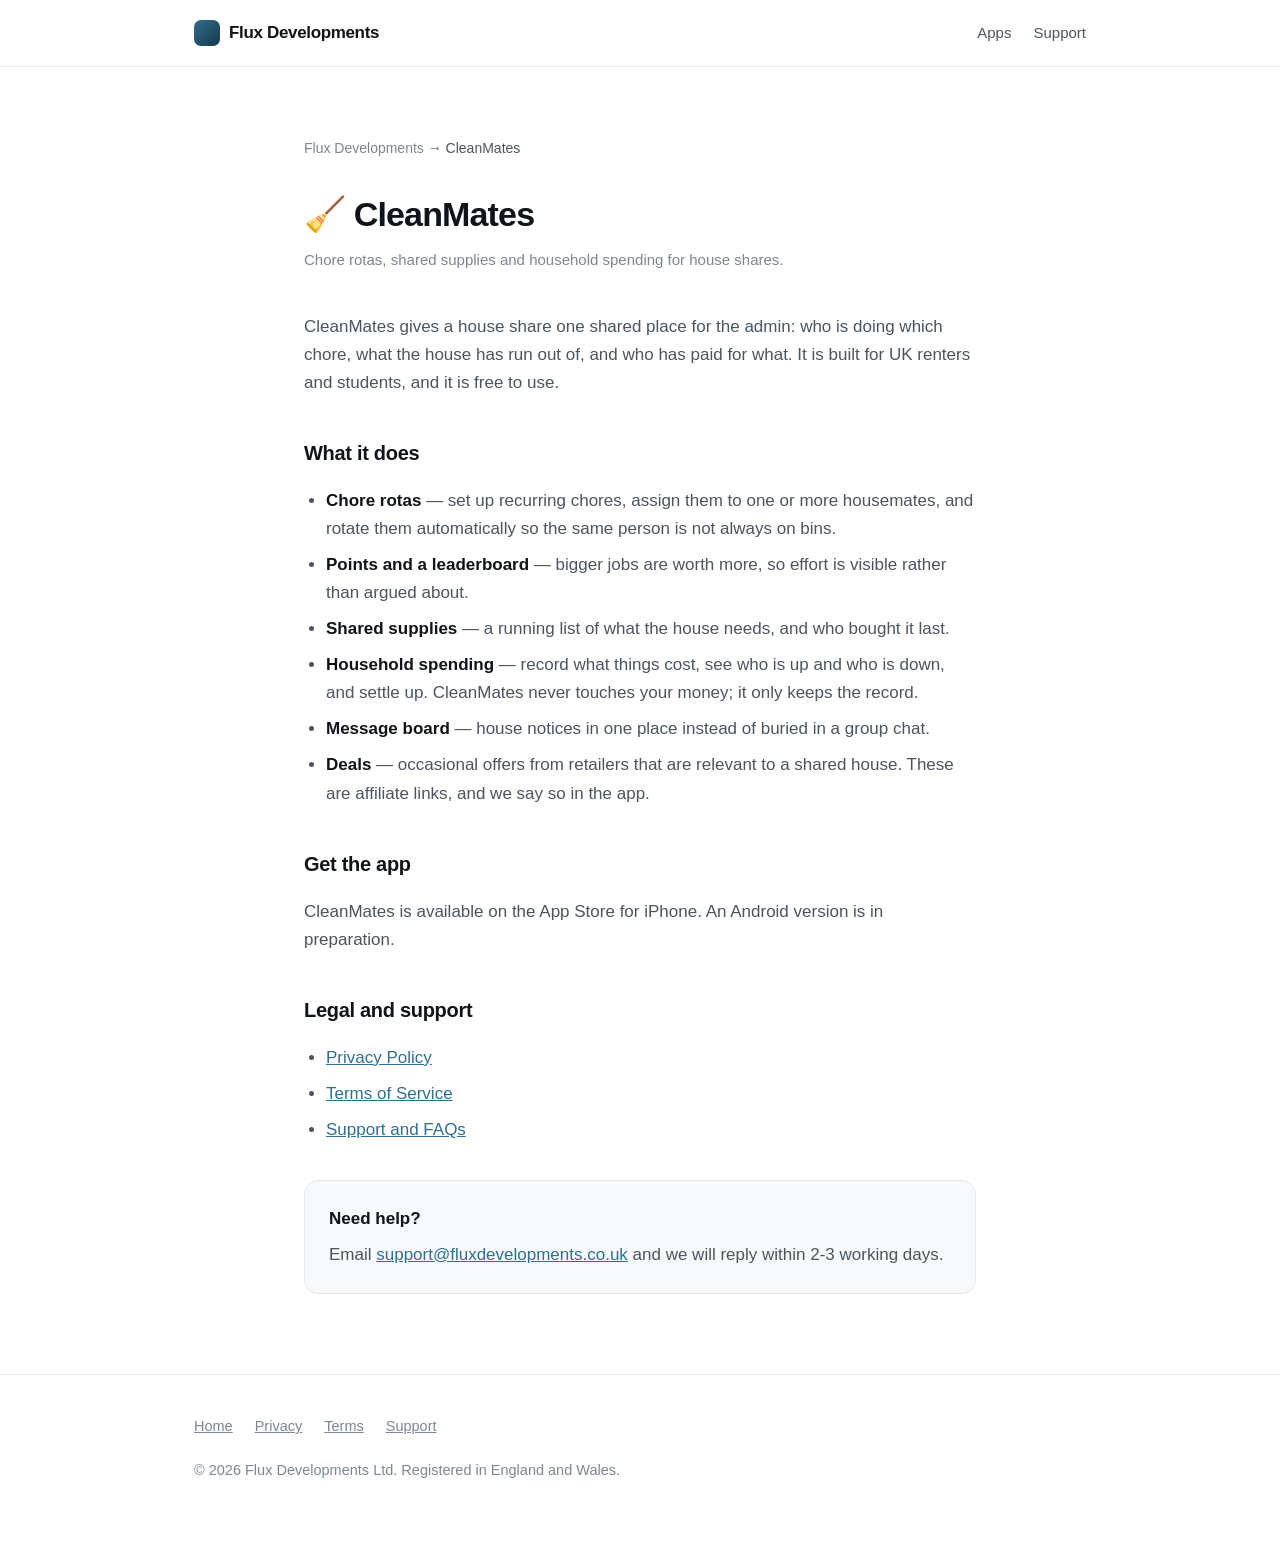
<file: cleanmates/index.html>
<!DOCTYPE html>
<html lang="en-GB">
<head>
<meta charset="utf-8">
<meta name="viewport" content="width=device-width, initial-scale=1">
<title>CleanMates — chore rotas and shared costs for house shares</title>
<meta name="description" content="CleanMates helps UK house shares run chore rotas, shared supplies and household spending without the group chat.">
<link rel="stylesheet" href="/style.css">
</head>
<body>

<header class="site-head">
  <div class="wrap">
    <a class="brand" href="/"><span class="mark"></span>Flux Developments</a>
    <nav class="nav">
      <a href="/#apps">Apps</a>
      <a href="/cleanmates/support/">Support</a>
    </nav>
  </div>
</header>

<main class="page">
  <div class="wrap narrow">
    <p class="crumb"><a href="/">Flux Developments</a> → CleanMates</p>

    <h1>🧹 CleanMates</h1>
    <p class="updated">Chore rotas, shared supplies and household spending for house shares.</p>

    <p>CleanMates gives a house share one shared place for the admin: who is doing which chore, what the house has run out of, and who has paid for what. It is built for UK renters and students, and it is free to use.</p>

    <h2>What it does</h2>
    <ul>
      <li><strong>Chore rotas</strong> — set up recurring chores, assign them to one or more housemates, and rotate them automatically so the same person is not always on bins.</li>
      <li><strong>Points and a leaderboard</strong> — bigger jobs are worth more, so effort is visible rather than argued about.</li>
      <li><strong>Shared supplies</strong> — a running list of what the house needs, and who bought it last.</li>
      <li><strong>Household spending</strong> — record what things cost, see who is up and who is down, and settle up. CleanMates never touches your money; it only keeps the record.</li>
      <li><strong>Message board</strong> — house notices in one place instead of buried in a group chat.</li>
      <li><strong>Deals</strong> — occasional offers from retailers that are relevant to a shared house. These are affiliate links, and we say so in the app.</li>
    </ul>

    <h2>Get the app</h2>
    <p>CleanMates is available on the App Store for iPhone. An Android version is in preparation.</p>

    <h2>Legal and support</h2>
    <ul>
      <li><a href="/cleanmates/privacy/">Privacy Policy</a></li>
      <li><a href="/cleanmates/terms/">Terms of Service</a></li>
      <li><a href="/cleanmates/support/">Support and FAQs</a></li>
    </ul>

    <div class="card" style="margin-top:36px">
      <p><strong>Need help?</strong></p>
      <p>Email <a href="mailto:support@fluxdevelopments.co.uk">support@fluxdevelopments.co.uk</a> and we will reply within 2-3 working days.</p>
    </div>
  </div>
</main>

<footer class="site-foot">
  <div class="wrap">
    <div class="foot-row">
      <a href="/">Home</a>
      <a href="/cleanmates/privacy/">Privacy</a>
      <a href="/cleanmates/terms/">Terms</a>
      <a href="/cleanmates/support/">Support</a>
    </div>
    <div>© 2026 Flux Developments Ltd. Registered in England and Wales.</div>
  </div>
</footer>

</body>
</html>
</file>
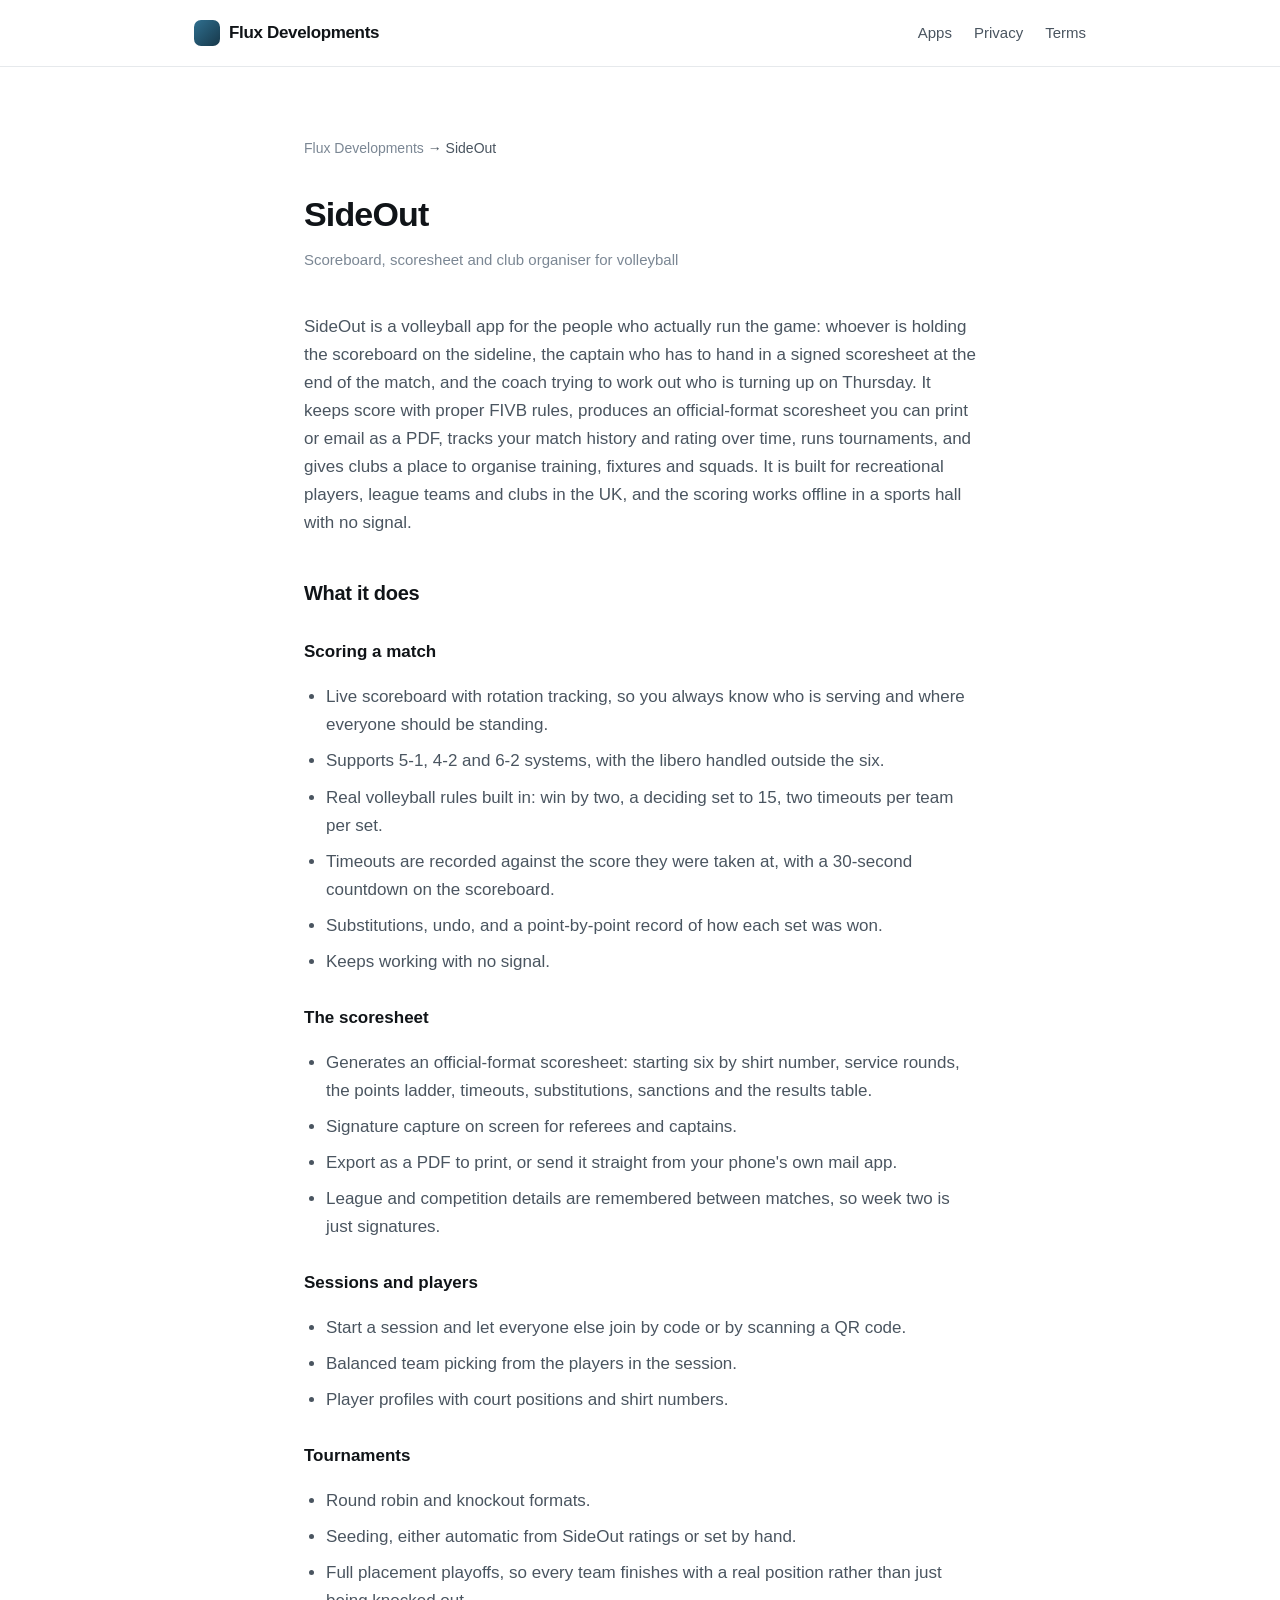
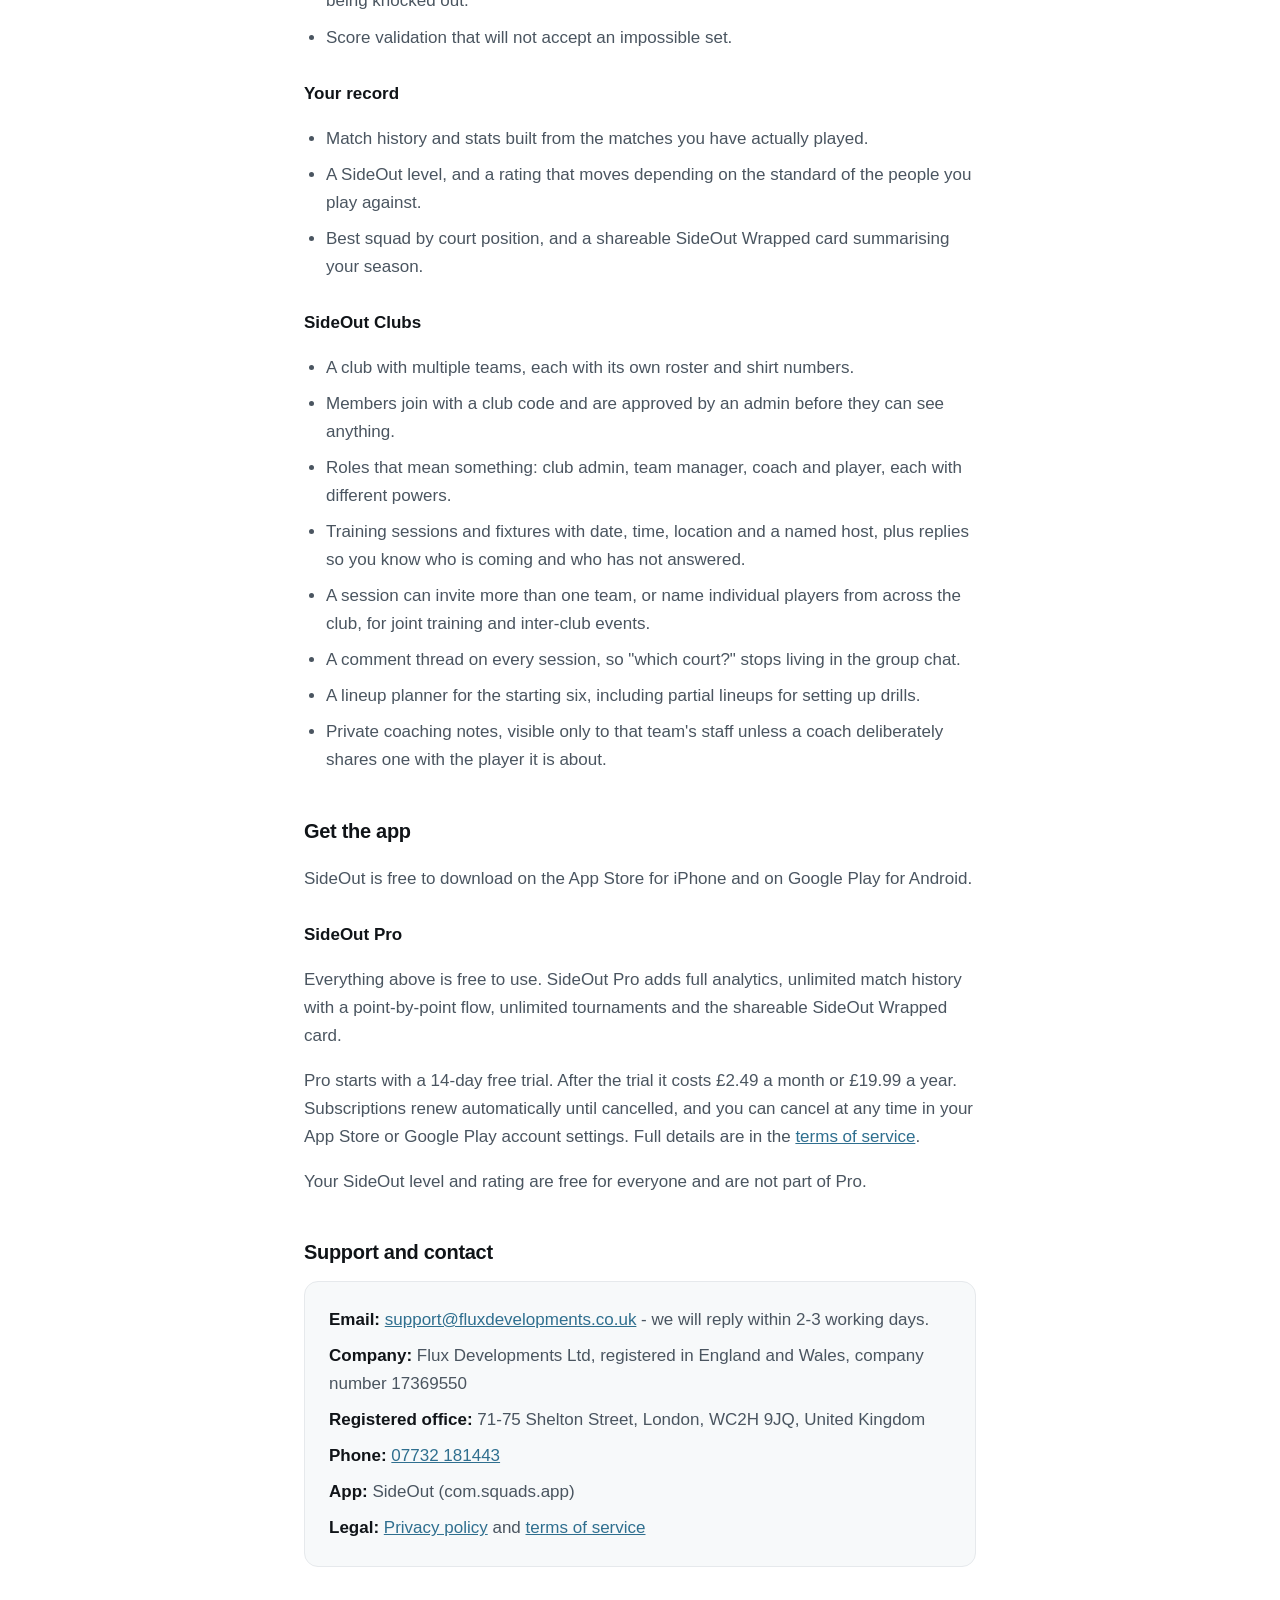
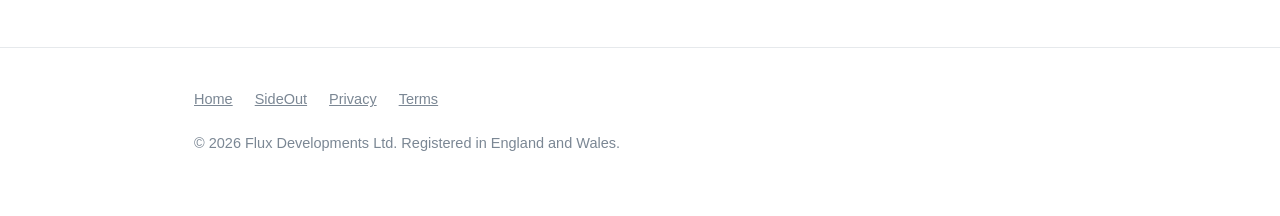
<file: sideout/index.html>
<!DOCTYPE html>
<html lang="en-GB">
<head>
<meta charset="utf-8">
<meta name="viewport" content="width=device-width, initial-scale=1">
<title>SideOut — volleyball scoreboard, scoresheet and club organiser</title>
<link rel="stylesheet" href="/style.css">
</head>
<body>
<header class="site-head">
  <div class="wrap">
    <a class="brand" href="/"><span class="mark"></span>Flux Developments</a>
    <nav class="nav">
      <a href="/#apps">Apps</a>
      <a href="/sideout/privacy/">Privacy</a>
      <a href="/sideout/terms/">Terms</a>
    </nav>
  </div>
</header>
<main class="page">
  <div class="wrap narrow">
    <p class="crumb"><a href="/">Flux Developments</a> → SideOut</p>

    <h1>SideOut</h1>
    <p class="updated">Scoreboard, scoresheet and club organiser for volleyball</p>

    <p>SideOut is a volleyball app for the people who actually run the game: whoever is holding the scoreboard on the sideline, the captain who has to hand in a signed scoresheet at the end of the match, and the coach trying to work out who is turning up on Thursday. It keeps score with proper FIVB rules, produces an official-format scoresheet you can print or email as a PDF, tracks your match history and rating over time, runs tournaments, and gives clubs a place to organise training, fixtures and squads. It is built for recreational players, league teams and clubs in the UK, and the scoring works offline in a sports hall with no signal.</p>

    <h2>What it does</h2>

    <h3>Scoring a match</h3>
    <ul>
      <li>Live scoreboard with rotation tracking, so you always know who is serving and where everyone should be standing.</li>
      <li>Supports 5-1, 4-2 and 6-2 systems, with the libero handled outside the six.</li>
      <li>Real volleyball rules built in: win by two, a deciding set to 15, two timeouts per team per set.</li>
      <li>Timeouts are recorded against the score they were taken at, with a 30-second countdown on the scoreboard.</li>
      <li>Substitutions, undo, and a point-by-point record of how each set was won.</li>
      <li>Keeps working with no signal.</li>
    </ul>

    <h3>The scoresheet</h3>
    <ul>
      <li>Generates an official-format scoresheet: starting six by shirt number, service rounds, the points ladder, timeouts, substitutions, sanctions and the results table.</li>
      <li>Signature capture on screen for referees and captains.</li>
      <li>Export as a PDF to print, or send it straight from your phone's own mail app.</li>
      <li>League and competition details are remembered between matches, so week two is just signatures.</li>
    </ul>

    <h3>Sessions and players</h3>
    <ul>
      <li>Start a session and let everyone else join by code or by scanning a QR code.</li>
      <li>Balanced team picking from the players in the session.</li>
      <li>Player profiles with court positions and shirt numbers.</li>
    </ul>

    <h3>Tournaments</h3>
    <ul>
      <li>Round robin and knockout formats.</li>
      <li>Seeding, either automatic from SideOut ratings or set by hand.</li>
      <li>Full placement playoffs, so every team finishes with a real position rather than just being knocked out.</li>
      <li>Score validation that will not accept an impossible set.</li>
    </ul>

    <h3>Your record</h3>
    <ul>
      <li>Match history and stats built from the matches you have actually played.</li>
      <li>A SideOut level, and a rating that moves depending on the standard of the people you play against.</li>
      <li>Best squad by court position, and a shareable SideOut Wrapped card summarising your season.</li>
    </ul>

    <h3>SideOut Clubs</h3>
    <ul>
      <li>A club with multiple teams, each with its own roster and shirt numbers.</li>
      <li>Members join with a club code and are approved by an admin before they can see anything.</li>
      <li>Roles that mean something: club admin, team manager, coach and player, each with different powers.</li>
      <li>Training sessions and fixtures with date, time, location and a named host, plus replies so you know who is coming and who has not answered.</li>
      <li>A session can invite more than one team, or name individual players from across the club, for joint training and inter-club events.</li>
      <li>A comment thread on every session, so "which court?" stops living in the group chat.</li>
      <li>A lineup planner for the starting six, including partial lineups for setting up drills.</li>
      <li>Private coaching notes, visible only to that team's staff unless a coach deliberately shares one with the player it is about.</li>
    </ul>

    <h2>Get the app</h2>
    <p>SideOut is free to download on the App Store for iPhone and on Google Play for Android.</p>

    <h3>SideOut Pro</h3>
    <p>Everything above is free to use. SideOut Pro adds full analytics, unlimited match history with a point-by-point flow, unlimited tournaments and the shareable SideOut Wrapped card.</p>
    <p>Pro starts with a 14-day free trial. After the trial it costs £2.49 a month or £19.99 a year. Subscriptions renew automatically until cancelled, and you can cancel at any time in your App Store or Google Play account settings. Full details are in the <a href="/sideout/terms/">terms of service</a>.</p>
    <p>Your SideOut level and rating are free for everyone and are not part of Pro.</p>

    <h2>Support and contact</h2>
    <div class="card">
      <p><strong>Email:</strong> <a href="mailto:support@fluxdevelopments.co.uk">support@fluxdevelopments.co.uk</a> - we will reply within 2-3 working days.</p>
      <p><strong>Company:</strong> Flux Developments Ltd, registered in England and Wales, company number 17369550</p>
      <p><strong>Registered office:</strong> 71-75 Shelton Street, London, WC2H 9JQ, United Kingdom</p>
      <p><strong>Phone:</strong> <a href="tel:+447732181443">07732 181443</a></p>
      <p><strong>App:</strong> SideOut (com.squads.app)</p>
      <p><strong>Legal:</strong> <a href="/sideout/privacy/">Privacy policy</a> and <a href="/sideout/terms/">terms of service</a></p>
    </div>
  </div>
</main>
<footer class="site-foot">
  <div class="wrap">
    <div class="foot-row">
      <a href="/">Home</a>
      <a href="/sideout/">SideOut</a>
      <a href="/sideout/privacy/">Privacy</a>
      <a href="/sideout/terms/">Terms</a>
    </div>
    <div>© 2026 Flux Developments Ltd. Registered in England and Wales.</div>
  </div>
</footer>
</body>
</html>
</file>
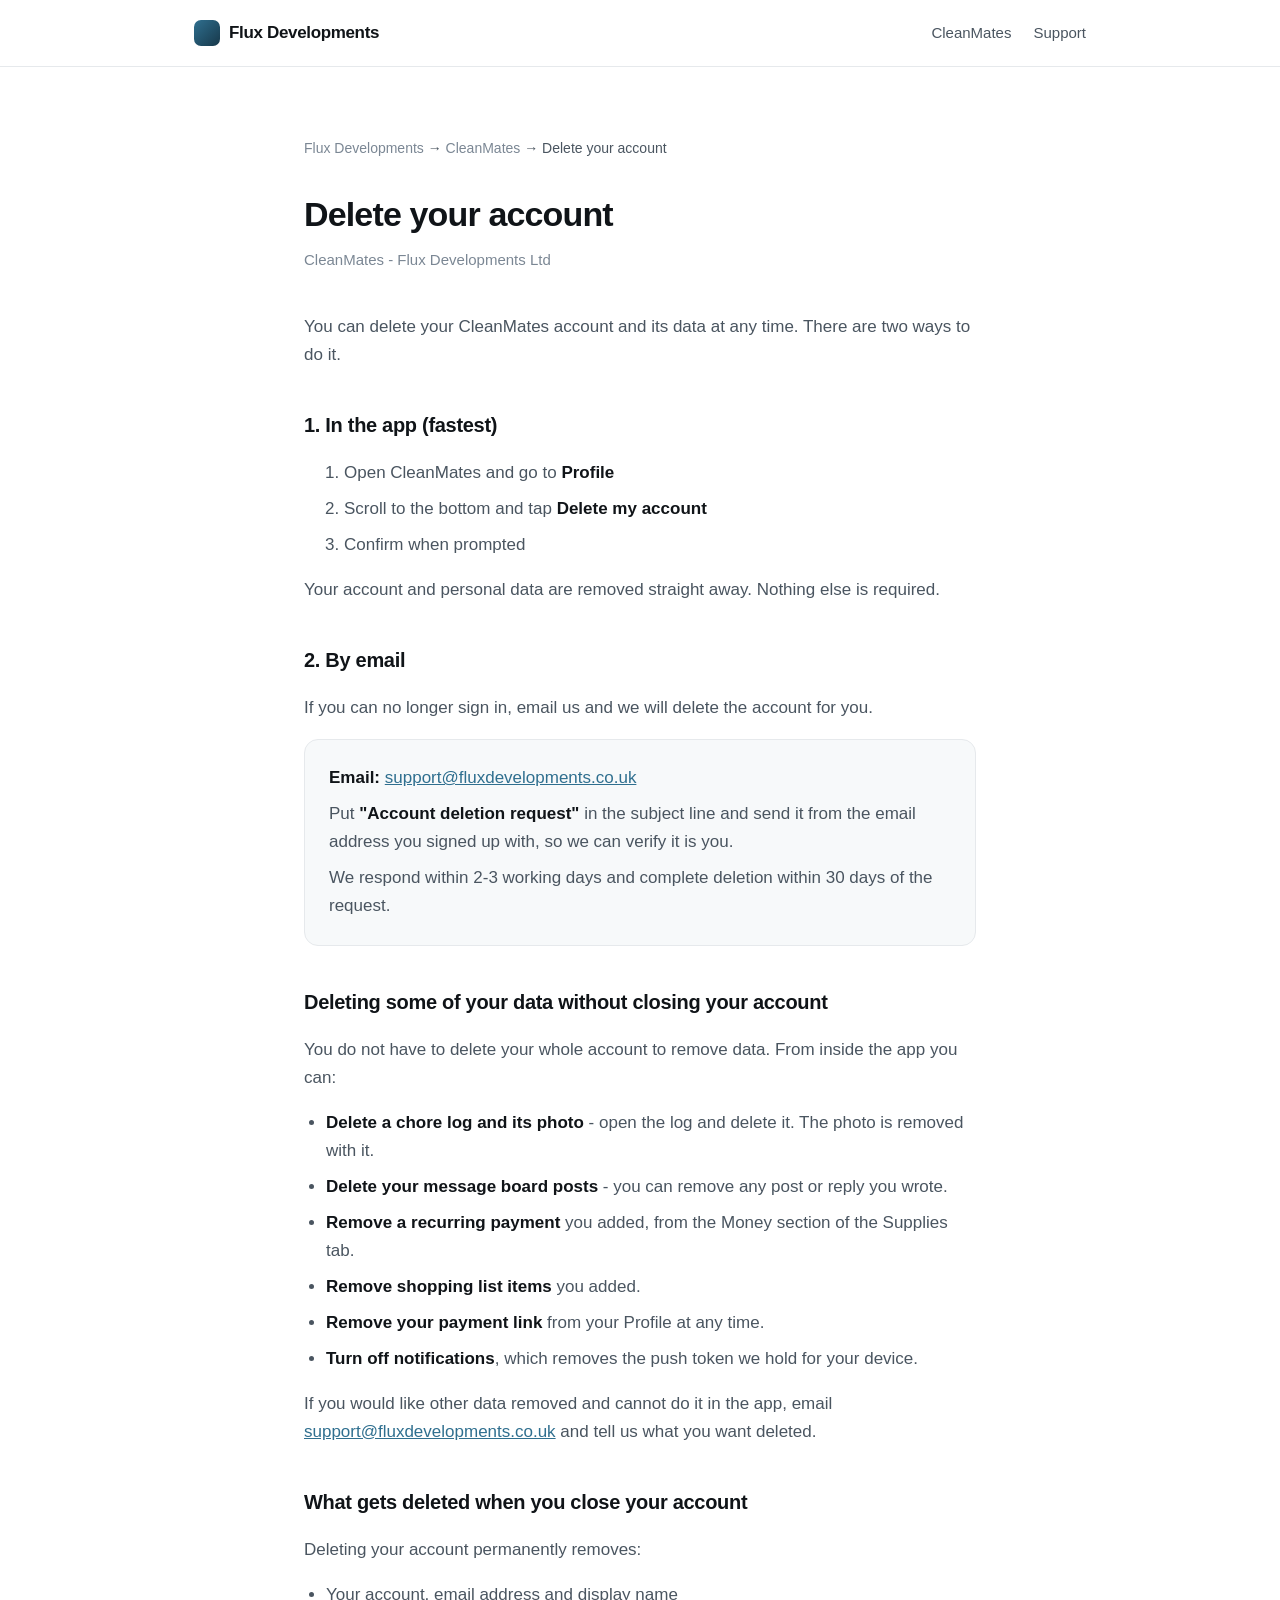
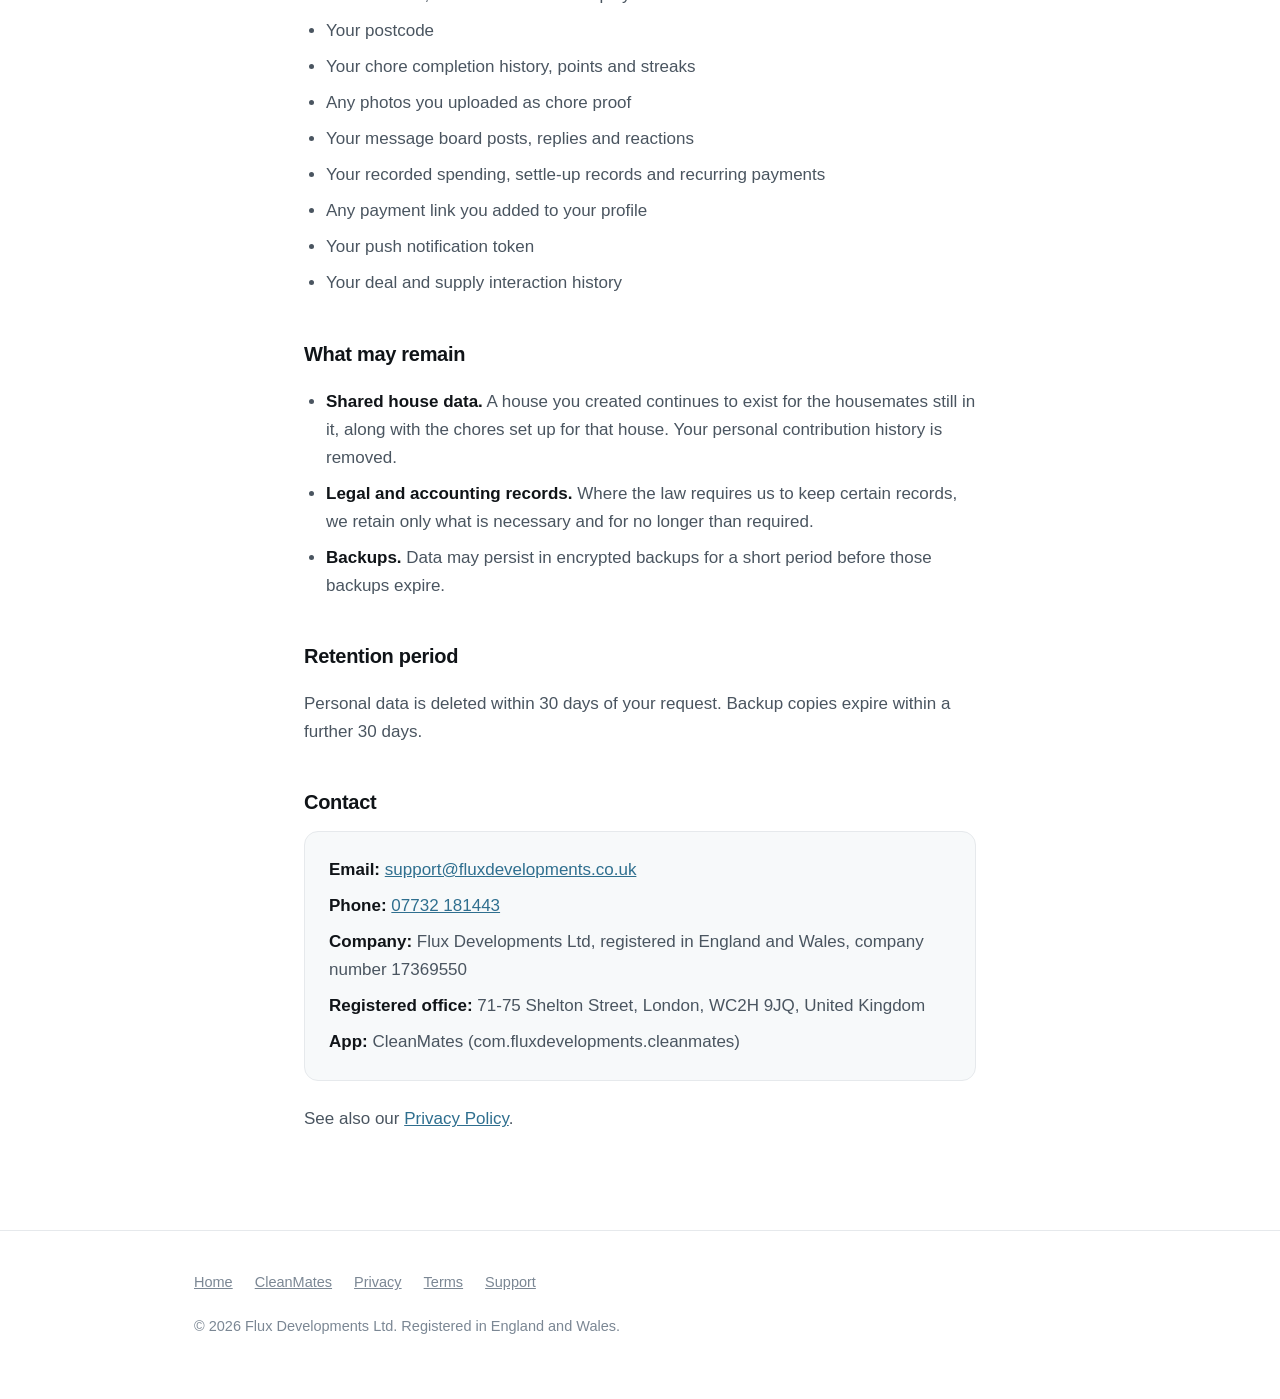
<file: cleanmates/delete-account/index.html>
<!DOCTYPE html>
<html lang="en-GB">
<head>
<meta charset="utf-8">
<meta name="viewport" content="width=device-width, initial-scale=1">
<title>Delete your account — CleanMates</title>
<meta name="description" content="How to delete your CleanMates account and the data associated with it.">
<link rel="stylesheet" href="/style.css">
</head>
<body>

<header class="site-head">
  <div class="wrap">
    <a class="brand" href="/"><span class="mark"></span>Flux Developments</a>
    <nav class="nav">
      <a href="/cleanmates/">CleanMates</a>
      <a href="/cleanmates/support/">Support</a>
    </nav>
  </div>
</header>

<main class="page">
  <div class="wrap narrow">
    <p class="crumb"><a href="/">Flux Developments</a> → <a href="/cleanmates/">CleanMates</a> → Delete your account</p>

    <h1>Delete your account</h1>
    <p class="updated">CleanMates - Flux Developments Ltd</p>

    <p>You can delete your CleanMates account and its data at any time. There are two ways to do it.</p>

    <h2>1. In the app (fastest)</h2>
    <ol>
      <li>Open CleanMates and go to <strong>Profile</strong></li>
      <li>Scroll to the bottom and tap <strong>Delete my account</strong></li>
      <li>Confirm when prompted</li>
    </ol>
    <p>Your account and personal data are removed straight away. Nothing else is required.</p>

    <h2>2. By email</h2>
    <p>If you can no longer sign in, email us and we will delete the account for you.</p>
    <div class="card">
      <p><strong>Email:</strong> <a href="mailto:support@fluxdevelopments.co.uk?subject=Account%20deletion%20request">support@fluxdevelopments.co.uk</a></p>
      <p>Put <strong>"Account deletion request"</strong> in the subject line and send it from the email address you signed up with, so we can verify it is you.</p>
      <p>We respond within 2-3 working days and complete deletion within 30 days of the request.</p>
    </div>

    <h2>Deleting some of your data without closing your account</h2>
    <p>You do not have to delete your whole account to remove data. From inside the app you can:</p>
    <ul>
      <li><strong>Delete a chore log and its photo</strong> - open the log and delete it. The photo is removed with it.</li>
      <li><strong>Delete your message board posts</strong> - you can remove any post or reply you wrote.</li>
      <li><strong>Remove a recurring payment</strong> you added, from the Money section of the Supplies tab.</li>
      <li><strong>Remove shopping list items</strong> you added.</li>
      <li><strong>Remove your payment link</strong> from your Profile at any time.</li>
      <li><strong>Turn off notifications</strong>, which removes the push token we hold for your device.</li>
    </ul>
    <p>If you would like other data removed and cannot do it in the app, email
    <a href="mailto:support@fluxdevelopments.co.uk?subject=Data%20deletion%20request">support@fluxdevelopments.co.uk</a>
    and tell us what you want deleted.</p>

    <h2>What gets deleted when you close your account</h2>
    <p>Deleting your account permanently removes:</p>
    <ul>
      <li>Your account, email address and display name</li>
      <li>Your postcode</li>
      <li>Your chore completion history, points and streaks</li>
      <li>Any photos you uploaded as chore proof</li>
      <li>Your message board posts, replies and reactions</li>
      <li>Your recorded spending, settle-up records and recurring payments</li>
      <li>Any payment link you added to your profile</li>
      <li>Your push notification token</li>
      <li>Your deal and supply interaction history</li>
    </ul>

    <h2>What may remain</h2>
    <ul>
      <li><strong>Shared house data.</strong> A house you created continues to exist for the housemates still in it, along with the chores set up for that house. Your personal contribution history is removed.</li>
      <li><strong>Legal and accounting records.</strong> Where the law requires us to keep certain records, we retain only what is necessary and for no longer than required.</li>
      <li><strong>Backups.</strong> Data may persist in encrypted backups for a short period before those backups expire.</li>
    </ul>

    <h2>Retention period</h2>
    <p>Personal data is deleted within 30 days of your request. Backup copies expire within a further 30 days.</p>

    <h2>Contact</h2>
    <div class="card">
      <p><strong>Email:</strong> <a href="mailto:support@fluxdevelopments.co.uk">support@fluxdevelopments.co.uk</a></p>
      <p><strong>Phone:</strong> <a href="tel:+447732181443">07732 181443</a></p>
      <p><strong>Company:</strong> Flux Developments Ltd, registered in England and Wales, company number 17369550</p>
      <p><strong>Registered office:</strong> 71-75 Shelton Street, London, WC2H 9JQ, United Kingdom</p>
      <p><strong>App:</strong> CleanMates (com.fluxdevelopments.cleanmates)</p>
    </div>

    <p style="margin-top:24px">See also our <a href="/cleanmates/privacy/">Privacy Policy</a>.</p>
  </div>
</main>

<footer class="site-foot">
  <div class="wrap">
    <div class="foot-row">
      <a href="/">Home</a>
      <a href="/cleanmates/">CleanMates</a>
      <a href="/cleanmates/privacy/">Privacy</a>
      <a href="/cleanmates/terms/">Terms</a>
      <a href="/cleanmates/support/">Support</a>
    </div>
    <div>© 2026 Flux Developments Ltd. Registered in England and Wales.</div>
  </div>
</footer>

</body>
</html>
</file>
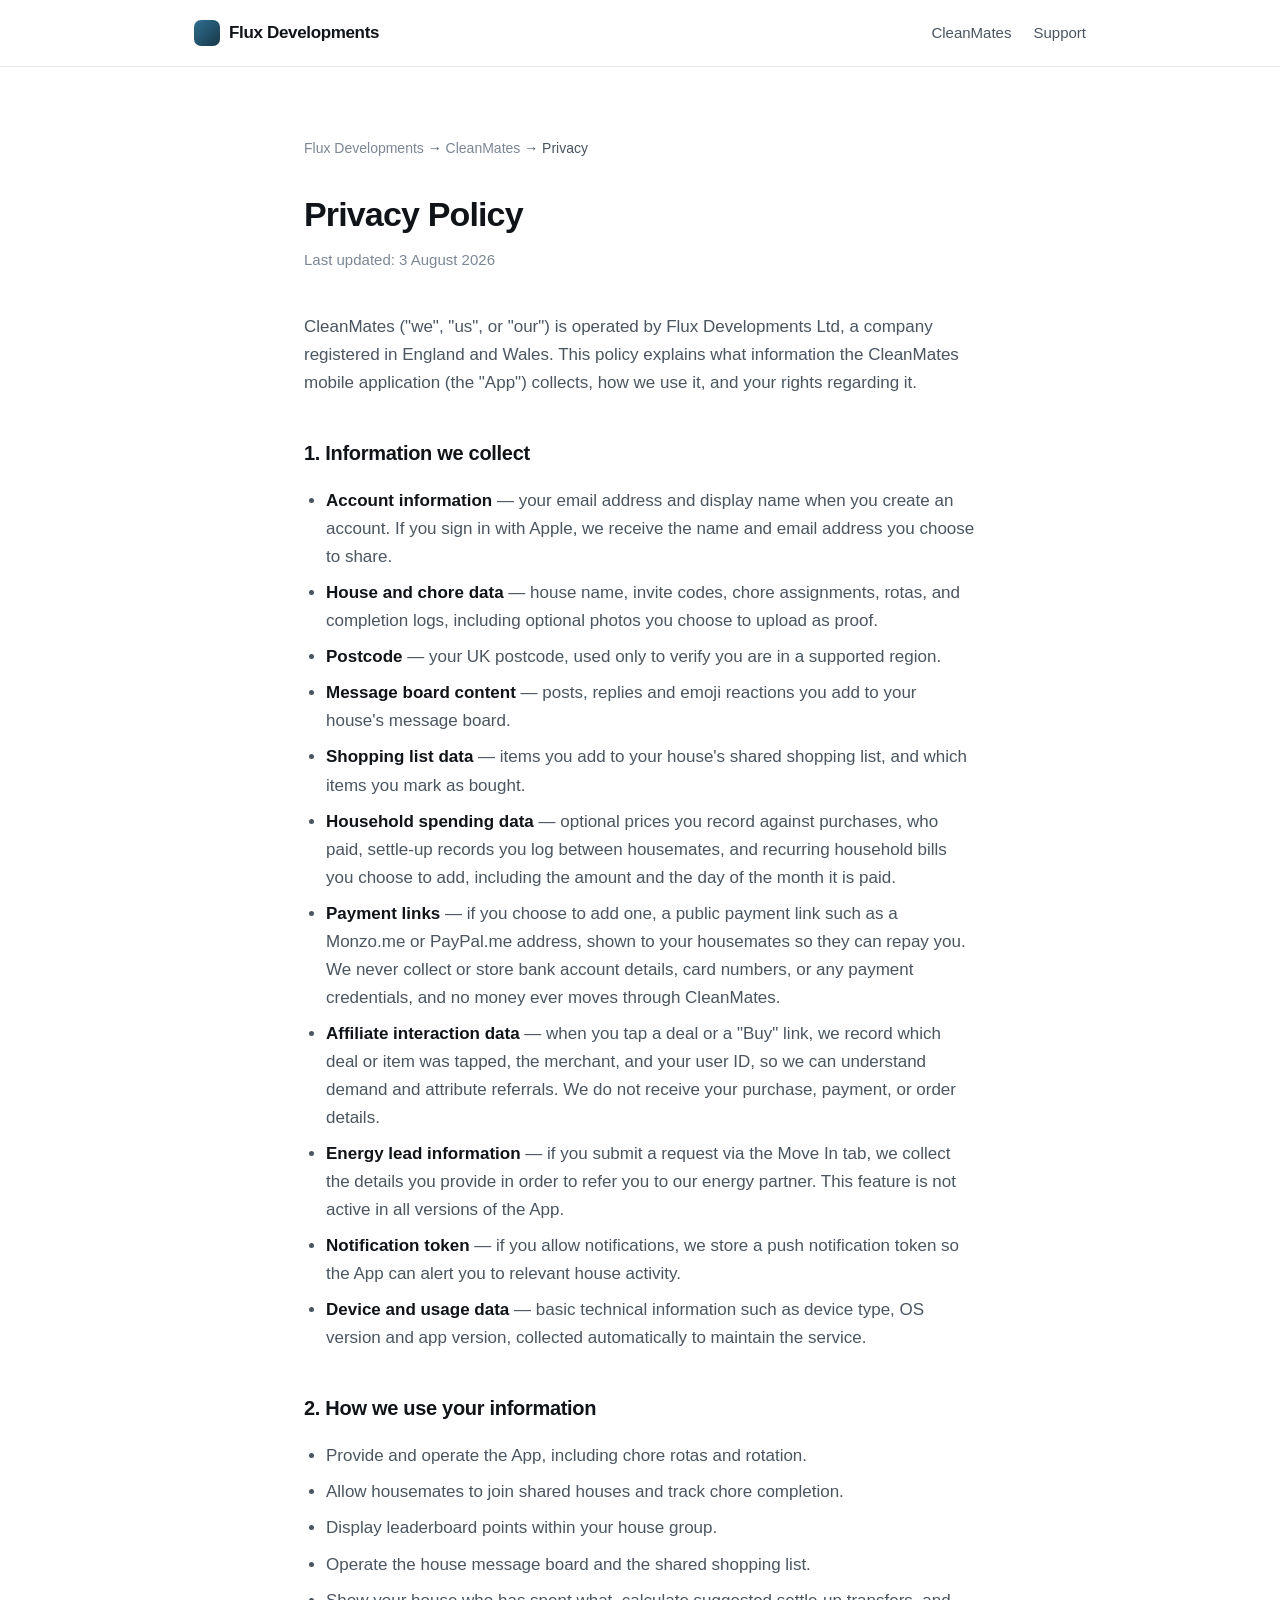
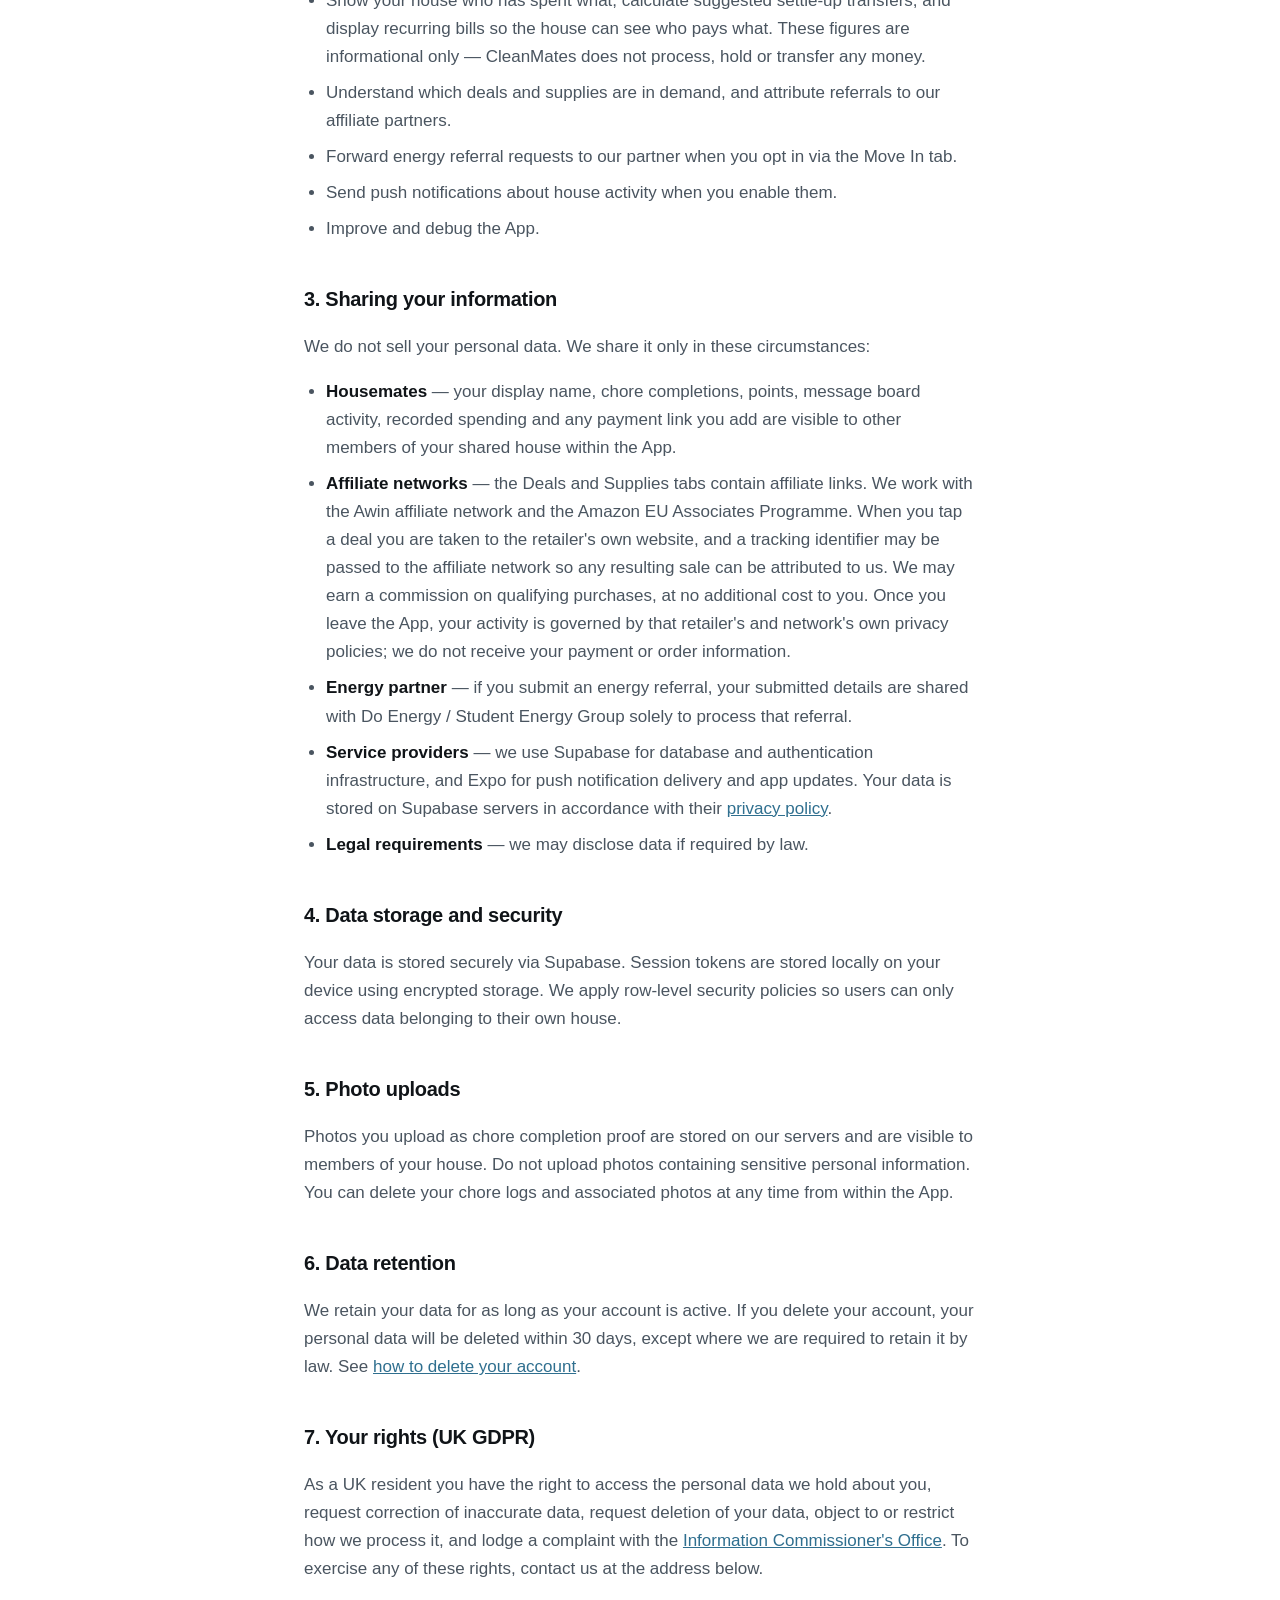
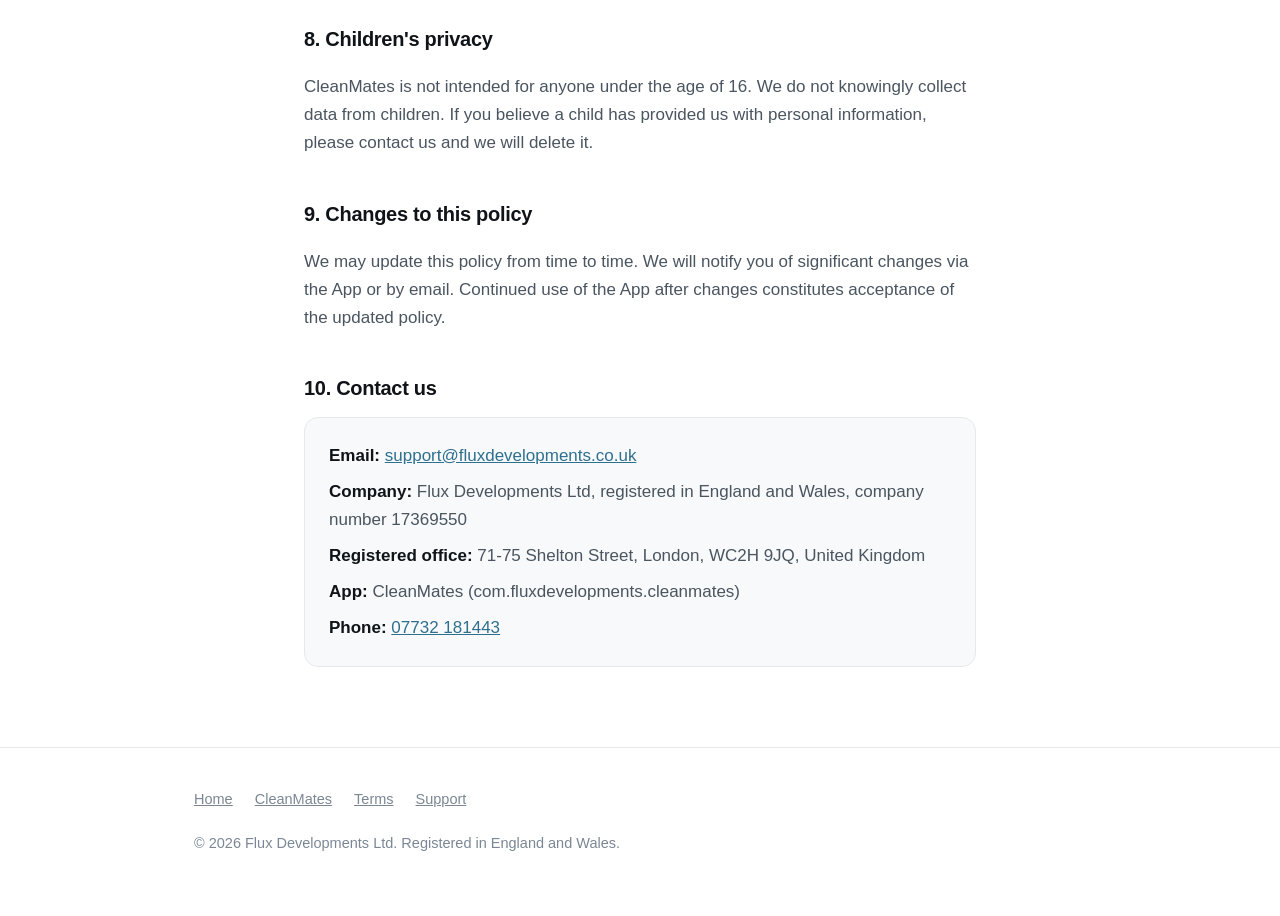
<file: cleanmates/privacy/index.html>
<!DOCTYPE html>
<html lang="en-GB">
<head>
<meta charset="utf-8">
<meta name="viewport" content="width=device-width, initial-scale=1">
<title>Privacy Policy — CleanMates</title>
<link rel="stylesheet" href="/style.css">
</head>
<body>

<header class="site-head">
  <div class="wrap">
    <a class="brand" href="/"><span class="mark"></span>Flux Developments</a>
    <nav class="nav">
      <a href="/cleanmates/">CleanMates</a>
      <a href="/cleanmates/support/">Support</a>
    </nav>
  </div>
</header>

<main class="page">
  <div class="wrap narrow">
    <p class="crumb"><a href="/">Flux Developments</a> → <a href="/cleanmates/">CleanMates</a> → Privacy</p>

    <h1>Privacy Policy</h1>
    <p class="updated">Last updated: 3 August 2026</p>

    <p>CleanMates ("we", "us", or "our") is operated by Flux Developments Ltd, a company registered in England and Wales. This policy explains what information the CleanMates mobile application (the "App") collects, how we use it, and your rights regarding it.</p>

    <h2>1. Information we collect</h2>
    <ul>
      <li><strong>Account information</strong> — your email address and display name when you create an account. If you sign in with Apple, we receive the name and email address you choose to share.</li>
      <li><strong>House and chore data</strong> — house name, invite codes, chore assignments, rotas, and completion logs, including optional photos you choose to upload as proof.</li>
      <li><strong>Postcode</strong> — your UK postcode, used only to verify you are in a supported region.</li>
      <li><strong>Message board content</strong> — posts, replies and emoji reactions you add to your house's message board.</li>
      <li><strong>Shopping list data</strong> — items you add to your house's shared shopping list, and which items you mark as bought.</li>
      <li><strong>Household spending data</strong> — optional prices you record against purchases, who paid, settle-up records you log between housemates, and recurring household bills you choose to add, including the amount and the day of the month it is paid.</li>
      <li><strong>Payment links</strong> — if you choose to add one, a public payment link such as a Monzo.me or PayPal.me address, shown to your housemates so they can repay you. We never collect or store bank account details, card numbers, or any payment credentials, and no money ever moves through CleanMates.</li>
      <li><strong>Affiliate interaction data</strong> — when you tap a deal or a "Buy" link, we record which deal or item was tapped, the merchant, and your user ID, so we can understand demand and attribute referrals. We do not receive your purchase, payment, or order details.</li>
      <li><strong>Energy lead information</strong> — if you submit a request via the Move In tab, we collect the details you provide in order to refer you to our energy partner. This feature is not active in all versions of the App.</li>
      <li><strong>Notification token</strong> — if you allow notifications, we store a push notification token so the App can alert you to relevant house activity.</li>
      <li><strong>Device and usage data</strong> — basic technical information such as device type, OS version and app version, collected automatically to maintain the service.</li>
    </ul>

    <h2>2. How we use your information</h2>
    <ul>
      <li>Provide and operate the App, including chore rotas and rotation.</li>
      <li>Allow housemates to join shared houses and track chore completion.</li>
      <li>Display leaderboard points within your house group.</li>
      <li>Operate the house message board and the shared shopping list.</li>
      <li>Show your house who has spent what, calculate suggested settle-up transfers, and display recurring bills so the house can see who pays what. These figures are informational only — CleanMates does not process, hold or transfer any money.</li>
      <li>Understand which deals and supplies are in demand, and attribute referrals to our affiliate partners.</li>
      <li>Forward energy referral requests to our partner when you opt in via the Move In tab.</li>
      <li>Send push notifications about house activity when you enable them.</li>
      <li>Improve and debug the App.</li>
    </ul>

    <h2>3. Sharing your information</h2>
    <p>We do not sell your personal data. We share it only in these circumstances:</p>
    <ul>
      <li><strong>Housemates</strong> — your display name, chore completions, points, message board activity, recorded spending and any payment link you add are visible to other members of your shared house within the App.</li>
      <li><strong>Affiliate networks</strong> — the Deals and Supplies tabs contain affiliate links. We work with the Awin affiliate network and the Amazon EU Associates Programme. When you tap a deal you are taken to the retailer's own website, and a tracking identifier may be passed to the affiliate network so any resulting sale can be attributed to us. We may earn a commission on qualifying purchases, at no additional cost to you. Once you leave the App, your activity is governed by that retailer's and network's own privacy policies; we do not receive your payment or order information.</li>
      <li><strong>Energy partner</strong> — if you submit an energy referral, your submitted details are shared with Do Energy / Student Energy Group solely to process that referral.</li>
      <li><strong>Service providers</strong> — we use Supabase for database and authentication infrastructure, and Expo for push notification delivery and app updates. Your data is stored on Supabase servers in accordance with their <a href="https://supabase.com/privacy">privacy policy</a>.</li>
      <li><strong>Legal requirements</strong> — we may disclose data if required by law.</li>
    </ul>

    <h2>4. Data storage and security</h2>
    <p>Your data is stored securely via Supabase. Session tokens are stored locally on your device using encrypted storage. We apply row-level security policies so users can only access data belonging to their own house.</p>

    <h2>5. Photo uploads</h2>
    <p>Photos you upload as chore completion proof are stored on our servers and are visible to members of your house. Do not upload photos containing sensitive personal information. You can delete your chore logs and associated photos at any time from within the App.</p>

    <h2>6. Data retention</h2>
    <p>We retain your data for as long as your account is active. If you delete your account, your personal data will be deleted within 30 days, except where we are required to retain it by law. See <a href="/cleanmates/delete-account/">how to delete your account</a>.</p>

    <h2>7. Your rights (UK GDPR)</h2>
    <p>As a UK resident you have the right to access the personal data we hold about you, request correction of inaccurate data, request deletion of your data, object to or restrict how we process it, and lodge a complaint with the <a href="https://ico.org.uk">Information Commissioner's Office</a>. To exercise any of these rights, contact us at the address below.</p>

    <h2>8. Children's privacy</h2>
    <p>CleanMates is not intended for anyone under the age of 16. We do not knowingly collect data from children. If you believe a child has provided us with personal information, please contact us and we will delete it.</p>

    <h2>9. Changes to this policy</h2>
    <p>We may update this policy from time to time. We will notify you of significant changes via the App or by email. Continued use of the App after changes constitutes acceptance of the updated policy.</p>

    <h2>10. Contact us</h2>
    <div class="card">
      <p><strong>Email:</strong> <a href="mailto:support@fluxdevelopments.co.uk">support@fluxdevelopments.co.uk</a></p>
      <p><strong>Company:</strong> Flux Developments Ltd, registered in England and Wales, company number 17369550</p>
      <p><strong>Registered office:</strong> 71-75 Shelton Street, London, WC2H 9JQ, United Kingdom</p>
      <p><strong>App:</strong> CleanMates (com.fluxdevelopments.cleanmates)</p>
      <p><strong>Phone:</strong> <a href="tel:+447732181443">07732 181443</a></p>
    </div>
  </div>
</main>

<footer class="site-foot">
  <div class="wrap">
    <div class="foot-row">
      <a href="/">Home</a>
      <a href="/cleanmates/">CleanMates</a>
      <a href="/cleanmates/terms/">Terms</a>
      <a href="/cleanmates/support/">Support</a>
    </div>
    <div>© 2026 Flux Developments Ltd. Registered in England and Wales.</div>
  </div>
</footer>

</body>
</html>
</file>
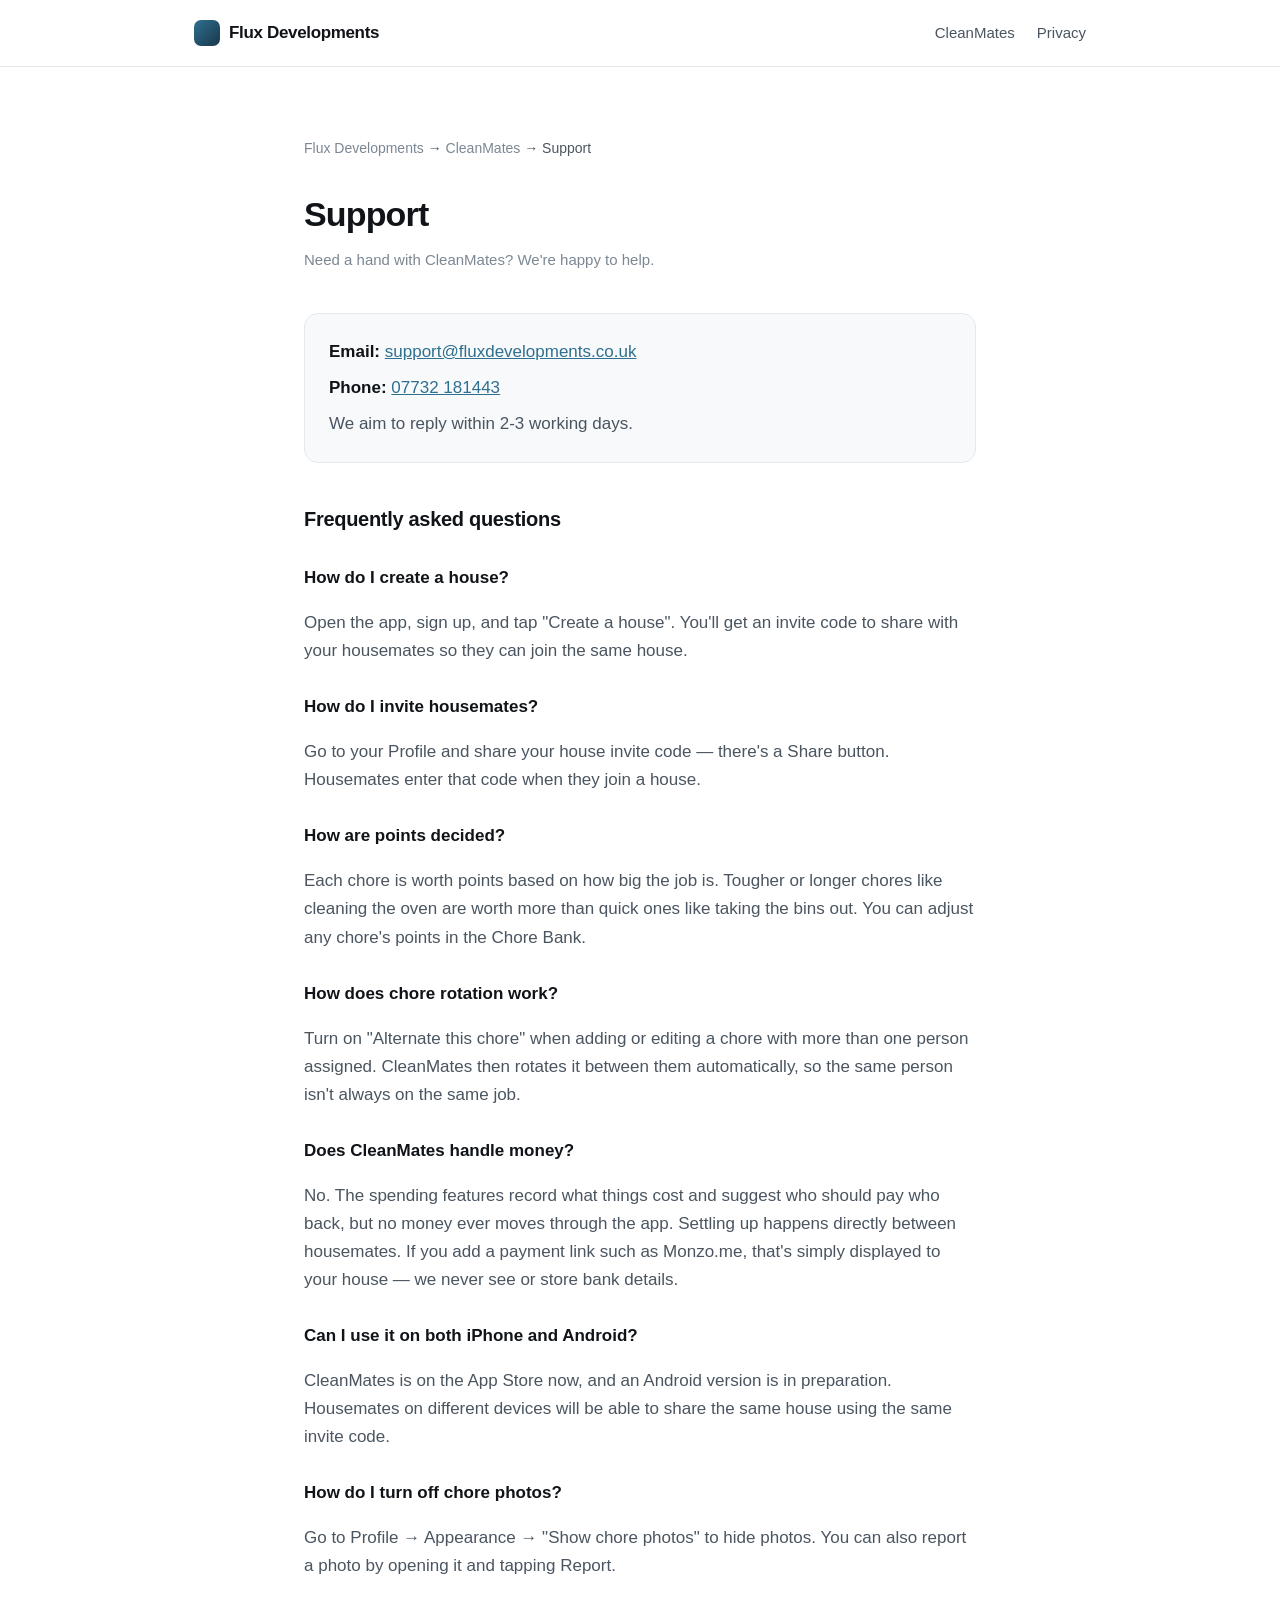
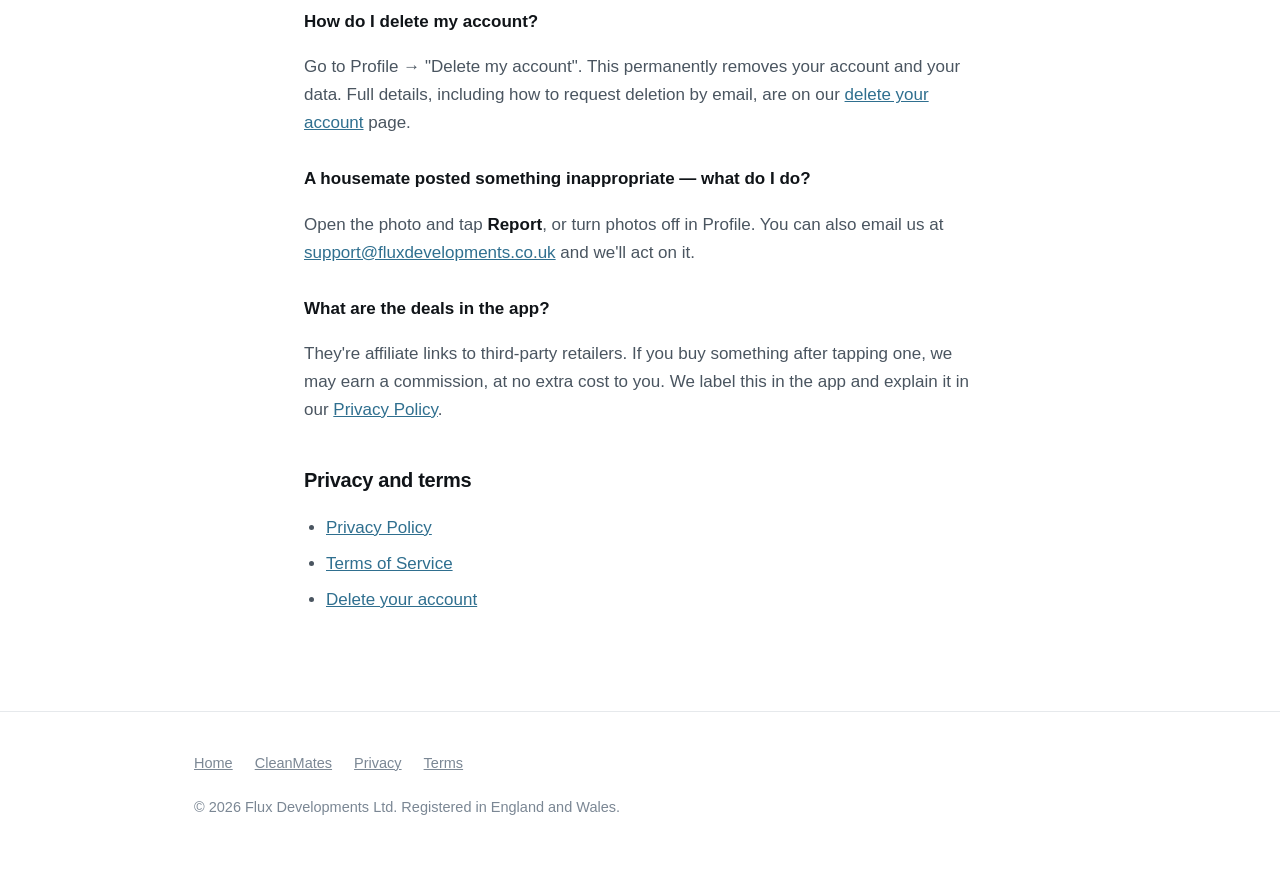
<file: cleanmates/support/index.html>
<!DOCTYPE html>
<html lang="en-GB">
<head>
<meta charset="utf-8">
<meta name="viewport" content="width=device-width, initial-scale=1">
<title>Support — CleanMates</title>
<link rel="stylesheet" href="/style.css">
</head>
<body>

<header class="site-head">
  <div class="wrap">
    <a class="brand" href="/"><span class="mark"></span>Flux Developments</a>
    <nav class="nav">
      <a href="/cleanmates/">CleanMates</a>
      <a href="/cleanmates/privacy/">Privacy</a>
    </nav>
  </div>
</header>

<main class="page">
  <div class="wrap narrow">
    <p class="crumb"><a href="/">Flux Developments</a> → <a href="/cleanmates/">CleanMates</a> → Support</p>

    <h1>Support</h1>
    <p class="updated">Need a hand with CleanMates? We're happy to help.</p>

    <div class="card">
      <p><strong>Email:</strong> <a href="mailto:support@fluxdevelopments.co.uk">support@fluxdevelopments.co.uk</a></p>
      <p><strong>Phone:</strong> <a href="tel:+447732181443">07732 181443</a></p>
      <p>We aim to reply within 2-3 working days.</p>
    </div>

    <h2>Frequently asked questions</h2>

    <h3>How do I create a house?</h3>
    <p>Open the app, sign up, and tap "Create a house". You'll get an invite code to share with your housemates so they can join the same house.</p>

    <h3>How do I invite housemates?</h3>
    <p>Go to your Profile and share your house invite code — there's a Share button. Housemates enter that code when they join a house.</p>

    <h3>How are points decided?</h3>
    <p>Each chore is worth points based on how big the job is. Tougher or longer chores like cleaning the oven are worth more than quick ones like taking the bins out. You can adjust any chore's points in the Chore Bank.</p>

    <h3>How does chore rotation work?</h3>
    <p>Turn on "Alternate this chore" when adding or editing a chore with more than one person assigned. CleanMates then rotates it between them automatically, so the same person isn't always on the same job.</p>

    <h3>Does CleanMates handle money?</h3>
    <p>No. The spending features record what things cost and suggest who should pay who back, but no money ever moves through the app. Settling up happens directly between housemates. If you add a payment link such as Monzo.me, that's simply displayed to your house — we never see or store bank details.</p>

    <h3>Can I use it on both iPhone and Android?</h3>
    <p>CleanMates is on the App Store now, and an Android version is in preparation. Housemates on different devices will be able to share the same house using the same invite code.</p>

    <h3>How do I turn off chore photos?</h3>
    <p>Go to Profile → Appearance → "Show chore photos" to hide photos. You can also report a photo by opening it and tapping Report.</p>

    <h3>How do I delete my account?</h3>
    <p>Go to Profile → "Delete my account". This permanently removes your account and your data. Full details, including how to request deletion by email, are on our <a href="/cleanmates/delete-account/">delete your account</a> page.</p>

    <h3>A housemate posted something inappropriate — what do I do?</h3>
    <p>Open the photo and tap <strong>Report</strong>, or turn photos off in Profile. You can also email us at <a href="mailto:support@fluxdevelopments.co.uk">support@fluxdevelopments.co.uk</a> and we'll act on it.</p>

    <h3>What are the deals in the app?</h3>
    <p>They're affiliate links to third-party retailers. If you buy something after tapping one, we may earn a commission, at no extra cost to you. We label this in the app and explain it in our <a href="/cleanmates/privacy/">Privacy Policy</a>.</p>

    <h2>Privacy and terms</h2>
    <ul>
      <li><a href="/cleanmates/privacy/">Privacy Policy</a></li>
      <li><a href="/cleanmates/terms/">Terms of Service</a></li>
      <li><a href="/cleanmates/delete-account/">Delete your account</a></li>
    </ul>
  </div>
</main>

<footer class="site-foot">
  <div class="wrap">
    <div class="foot-row">
      <a href="/">Home</a>
      <a href="/cleanmates/">CleanMates</a>
      <a href="/cleanmates/privacy/">Privacy</a>
      <a href="/cleanmates/terms/">Terms</a>
    </div>
    <div>© 2026 Flux Developments Ltd. Registered in England and Wales.</div>
  </div>
</footer>

</body>
</html>
</file>
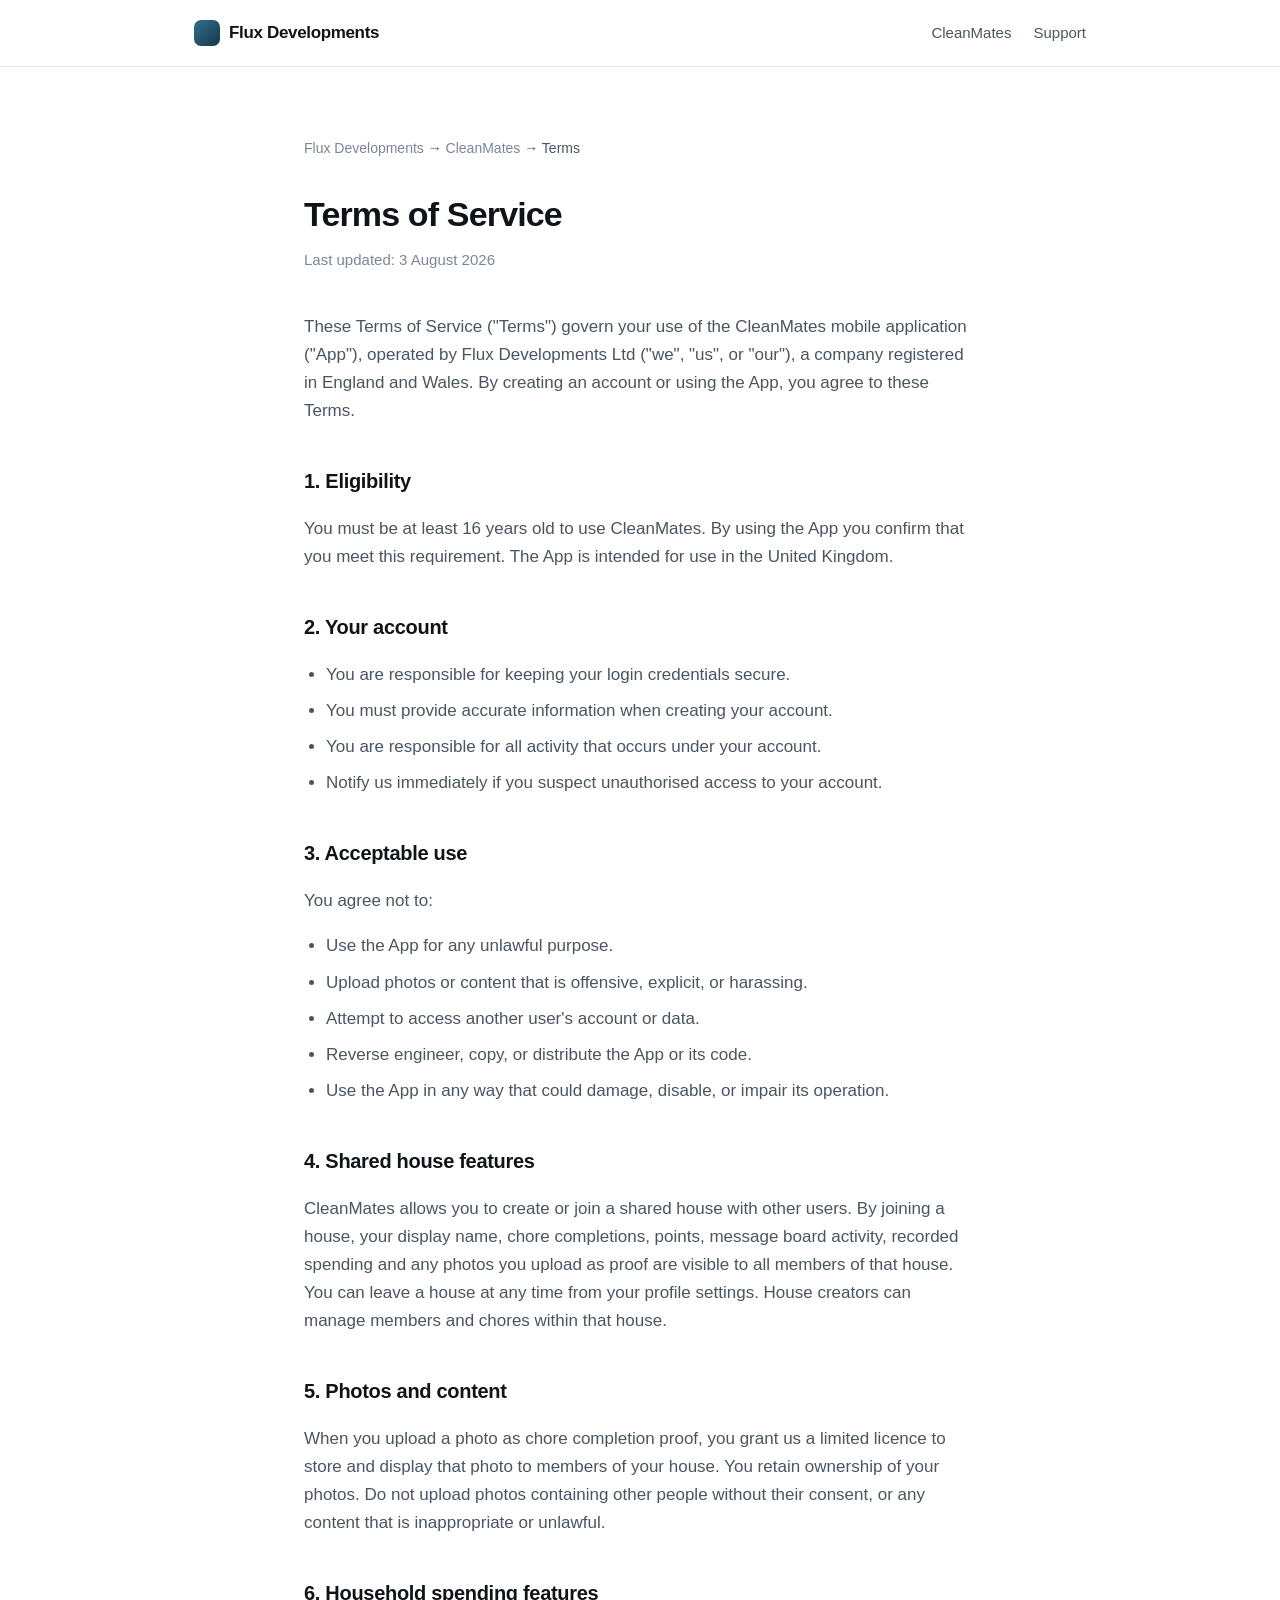
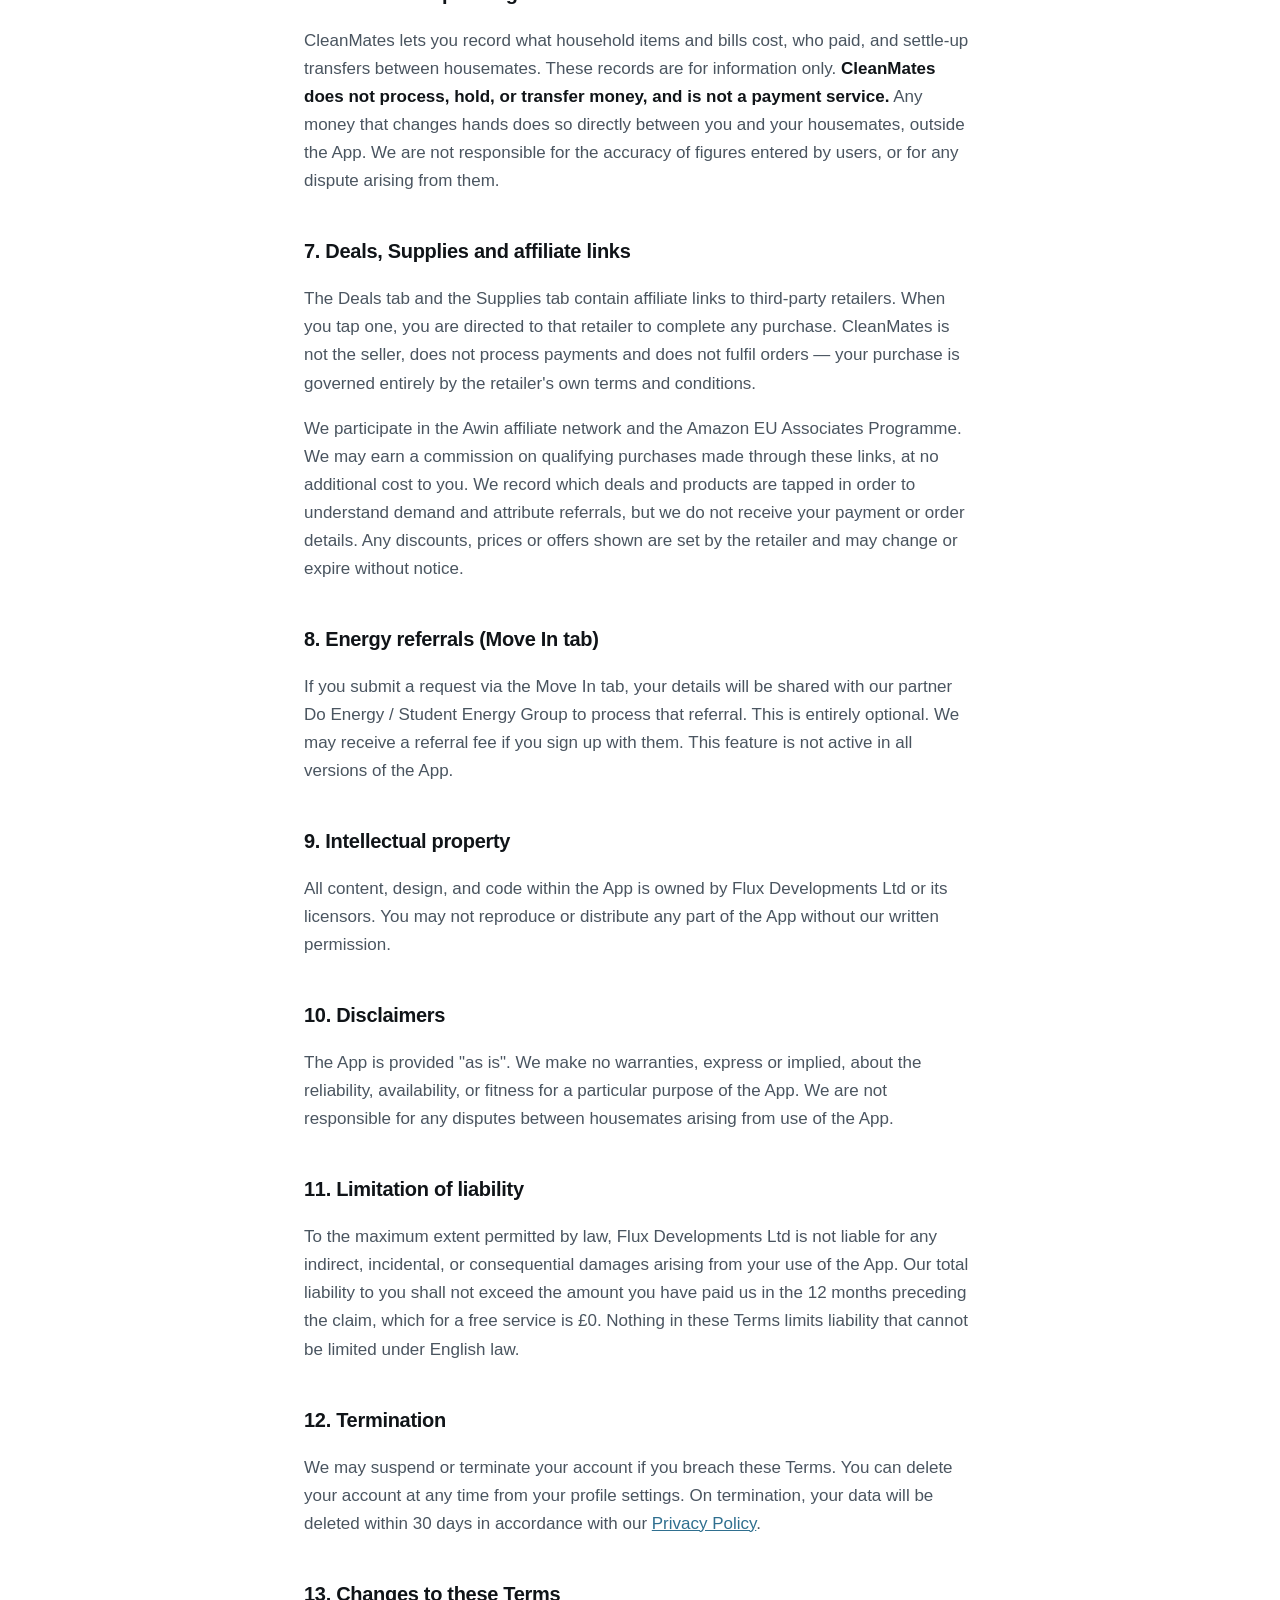
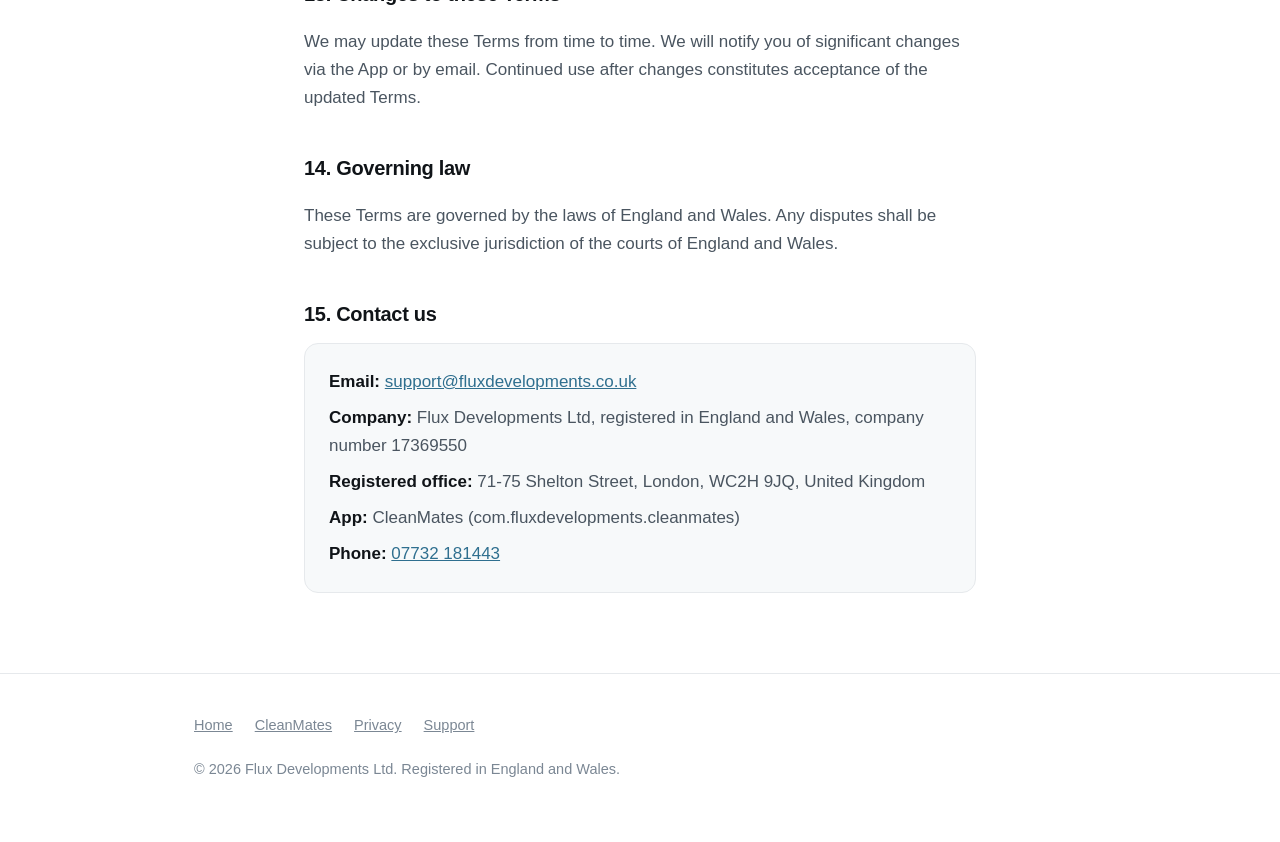
<file: cleanmates/terms/index.html>
<!DOCTYPE html>
<html lang="en-GB">
<head>
<meta charset="utf-8">
<meta name="viewport" content="width=device-width, initial-scale=1">
<title>Terms of Service — CleanMates</title>
<link rel="stylesheet" href="/style.css">
</head>
<body>

<header class="site-head">
  <div class="wrap">
    <a class="brand" href="/"><span class="mark"></span>Flux Developments</a>
    <nav class="nav">
      <a href="/cleanmates/">CleanMates</a>
      <a href="/cleanmates/support/">Support</a>
    </nav>
  </div>
</header>

<main class="page">
  <div class="wrap narrow">
    <p class="crumb"><a href="/">Flux Developments</a> → <a href="/cleanmates/">CleanMates</a> → Terms</p>

    <h1>Terms of Service</h1>
    <p class="updated">Last updated: 3 August 2026</p>

    <p>These Terms of Service ("Terms") govern your use of the CleanMates mobile application ("App"), operated by Flux Developments Ltd ("we", "us", or "our"), a company registered in England and Wales. By creating an account or using the App, you agree to these Terms.</p>

    <h2>1. Eligibility</h2>
    <p>You must be at least 16 years old to use CleanMates. By using the App you confirm that you meet this requirement. The App is intended for use in the United Kingdom.</p>

    <h2>2. Your account</h2>
    <ul>
      <li>You are responsible for keeping your login credentials secure.</li>
      <li>You must provide accurate information when creating your account.</li>
      <li>You are responsible for all activity that occurs under your account.</li>
      <li>Notify us immediately if you suspect unauthorised access to your account.</li>
    </ul>

    <h2>3. Acceptable use</h2>
    <p>You agree not to:</p>
    <ul>
      <li>Use the App for any unlawful purpose.</li>
      <li>Upload photos or content that is offensive, explicit, or harassing.</li>
      <li>Attempt to access another user's account or data.</li>
      <li>Reverse engineer, copy, or distribute the App or its code.</li>
      <li>Use the App in any way that could damage, disable, or impair its operation.</li>
    </ul>

    <h2>4. Shared house features</h2>
    <p>CleanMates allows you to create or join a shared house with other users. By joining a house, your display name, chore completions, points, message board activity, recorded spending and any photos you upload as proof are visible to all members of that house. You can leave a house at any time from your profile settings. House creators can manage members and chores within that house.</p>

    <h2>5. Photos and content</h2>
    <p>When you upload a photo as chore completion proof, you grant us a limited licence to store and display that photo to members of your house. You retain ownership of your photos. Do not upload photos containing other people without their consent, or any content that is inappropriate or unlawful.</p>

    <h2>6. Household spending features</h2>
    <p>CleanMates lets you record what household items and bills cost, who paid, and settle-up transfers between housemates. These records are for information only. <strong>CleanMates does not process, hold, or transfer money, and is not a payment service.</strong> Any money that changes hands does so directly between you and your housemates, outside the App. We are not responsible for the accuracy of figures entered by users, or for any dispute arising from them.</p>

    <h2>7. Deals, Supplies and affiliate links</h2>
    <p>The Deals tab and the Supplies tab contain affiliate links to third-party retailers. When you tap one, you are directed to that retailer to complete any purchase. CleanMates is not the seller, does not process payments and does not fulfil orders — your purchase is governed entirely by the retailer's own terms and conditions.</p>
    <p>We participate in the Awin affiliate network and the Amazon EU Associates Programme. We may earn a commission on qualifying purchases made through these links, at no additional cost to you. We record which deals and products are tapped in order to understand demand and attribute referrals, but we do not receive your payment or order details. Any discounts, prices or offers shown are set by the retailer and may change or expire without notice.</p>

    <h2>8. Energy referrals (Move In tab)</h2>
    <p>If you submit a request via the Move In tab, your details will be shared with our partner Do Energy / Student Energy Group to process that referral. This is entirely optional. We may receive a referral fee if you sign up with them. This feature is not active in all versions of the App.</p>

    <h2>9. Intellectual property</h2>
    <p>All content, design, and code within the App is owned by Flux Developments Ltd or its licensors. You may not reproduce or distribute any part of the App without our written permission.</p>

    <h2>10. Disclaimers</h2>
    <p>The App is provided "as is". We make no warranties, express or implied, about the reliability, availability, or fitness for a particular purpose of the App. We are not responsible for any disputes between housemates arising from use of the App.</p>

    <h2>11. Limitation of liability</h2>
    <p>To the maximum extent permitted by law, Flux Developments Ltd is not liable for any indirect, incidental, or consequential damages arising from your use of the App. Our total liability to you shall not exceed the amount you have paid us in the 12 months preceding the claim, which for a free service is £0. Nothing in these Terms limits liability that cannot be limited under English law.</p>

    <h2>12. Termination</h2>
    <p>We may suspend or terminate your account if you breach these Terms. You can delete your account at any time from your profile settings. On termination, your data will be deleted within 30 days in accordance with our <a href="/cleanmates/privacy/">Privacy Policy</a>.</p>

    <h2>13. Changes to these Terms</h2>
    <p>We may update these Terms from time to time. We will notify you of significant changes via the App or by email. Continued use after changes constitutes acceptance of the updated Terms.</p>

    <h2>14. Governing law</h2>
    <p>These Terms are governed by the laws of England and Wales. Any disputes shall be subject to the exclusive jurisdiction of the courts of England and Wales.</p>

    <h2>15. Contact us</h2>
    <div class="card">
      <p><strong>Email:</strong> <a href="mailto:support@fluxdevelopments.co.uk">support@fluxdevelopments.co.uk</a></p>
      <p><strong>Company:</strong> Flux Developments Ltd, registered in England and Wales, company number 17369550</p>
      <p><strong>Registered office:</strong> 71-75 Shelton Street, London, WC2H 9JQ, United Kingdom</p>
      <p><strong>App:</strong> CleanMates (com.fluxdevelopments.cleanmates)</p>
      <p><strong>Phone:</strong> <a href="tel:+447732181443">07732 181443</a></p>
    </div>
  </div>
</main>

<footer class="site-foot">
  <div class="wrap">
    <div class="foot-row">
      <a href="/">Home</a>
      <a href="/cleanmates/">CleanMates</a>
      <a href="/cleanmates/privacy/">Privacy</a>
      <a href="/cleanmates/support/">Support</a>
    </div>
    <div>© 2026 Flux Developments Ltd. Registered in England and Wales.</div>
  </div>
</footer>

</body>
</html>
</file>
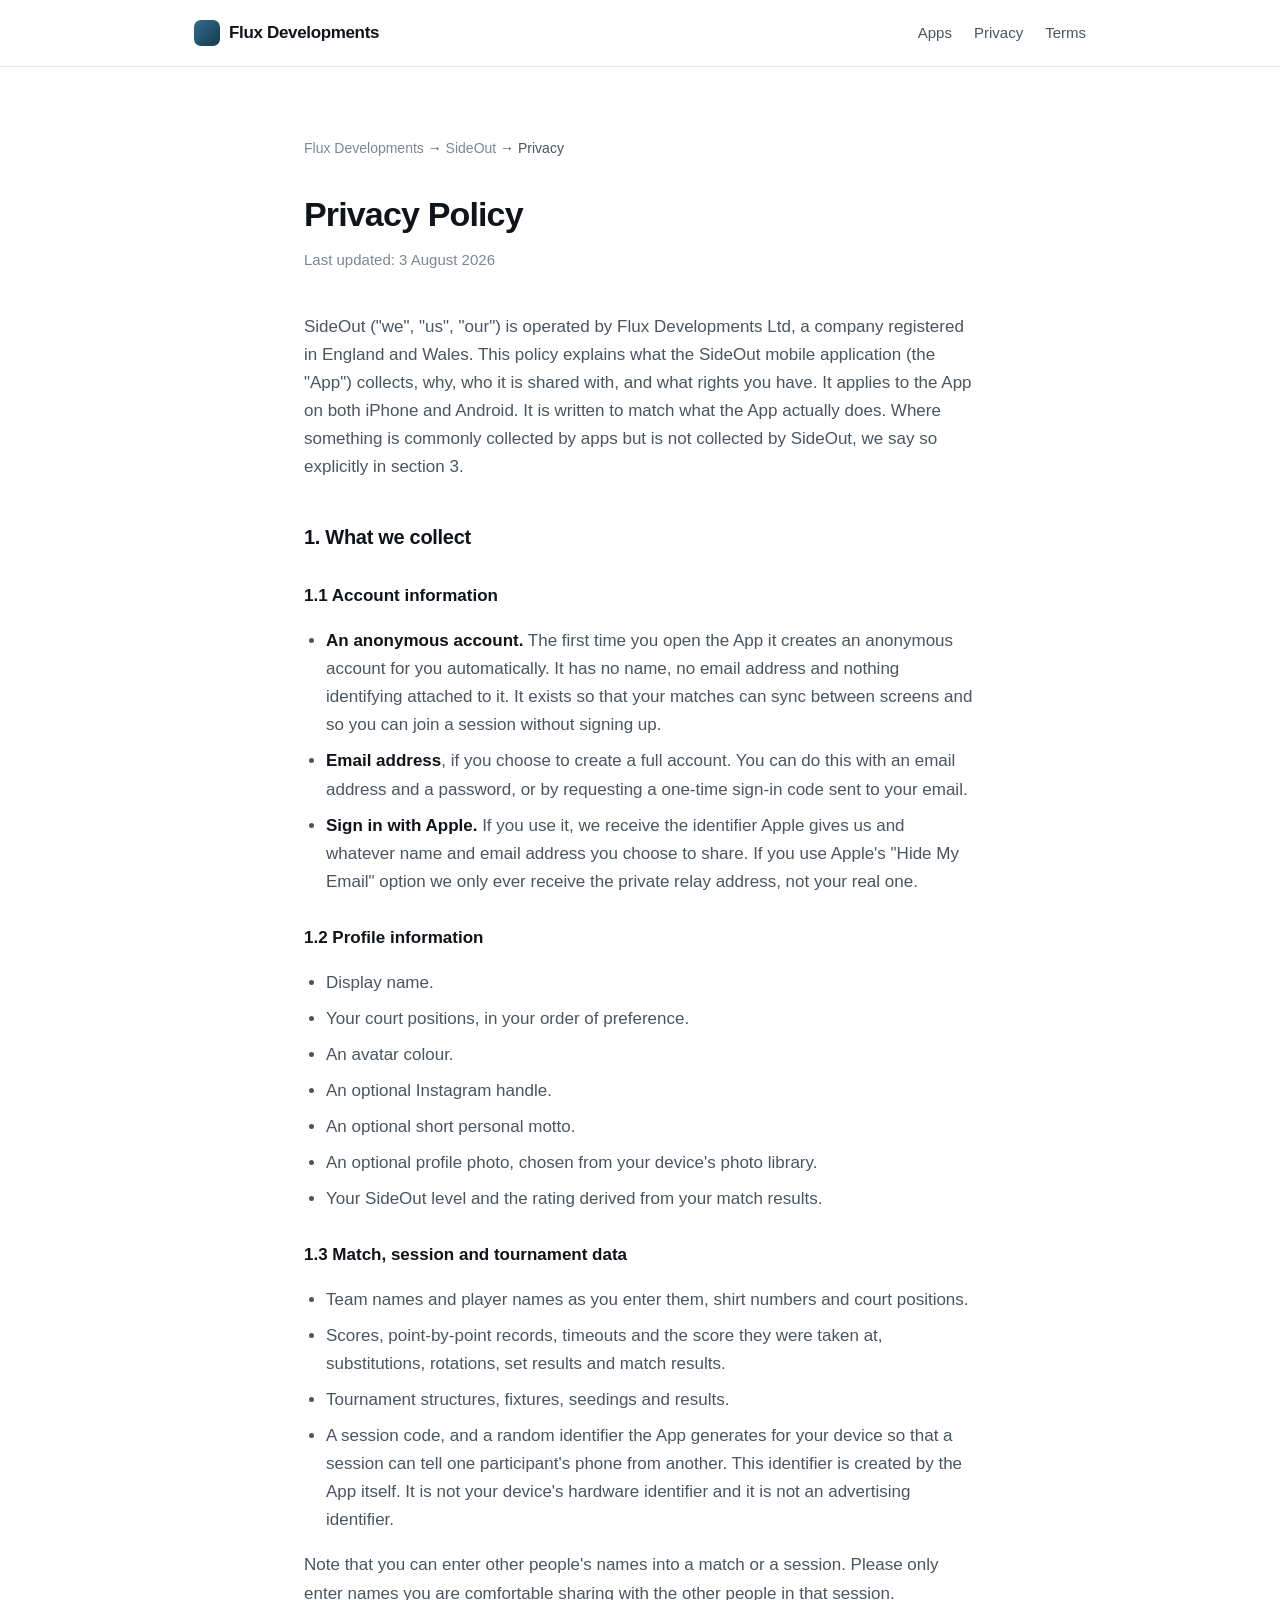
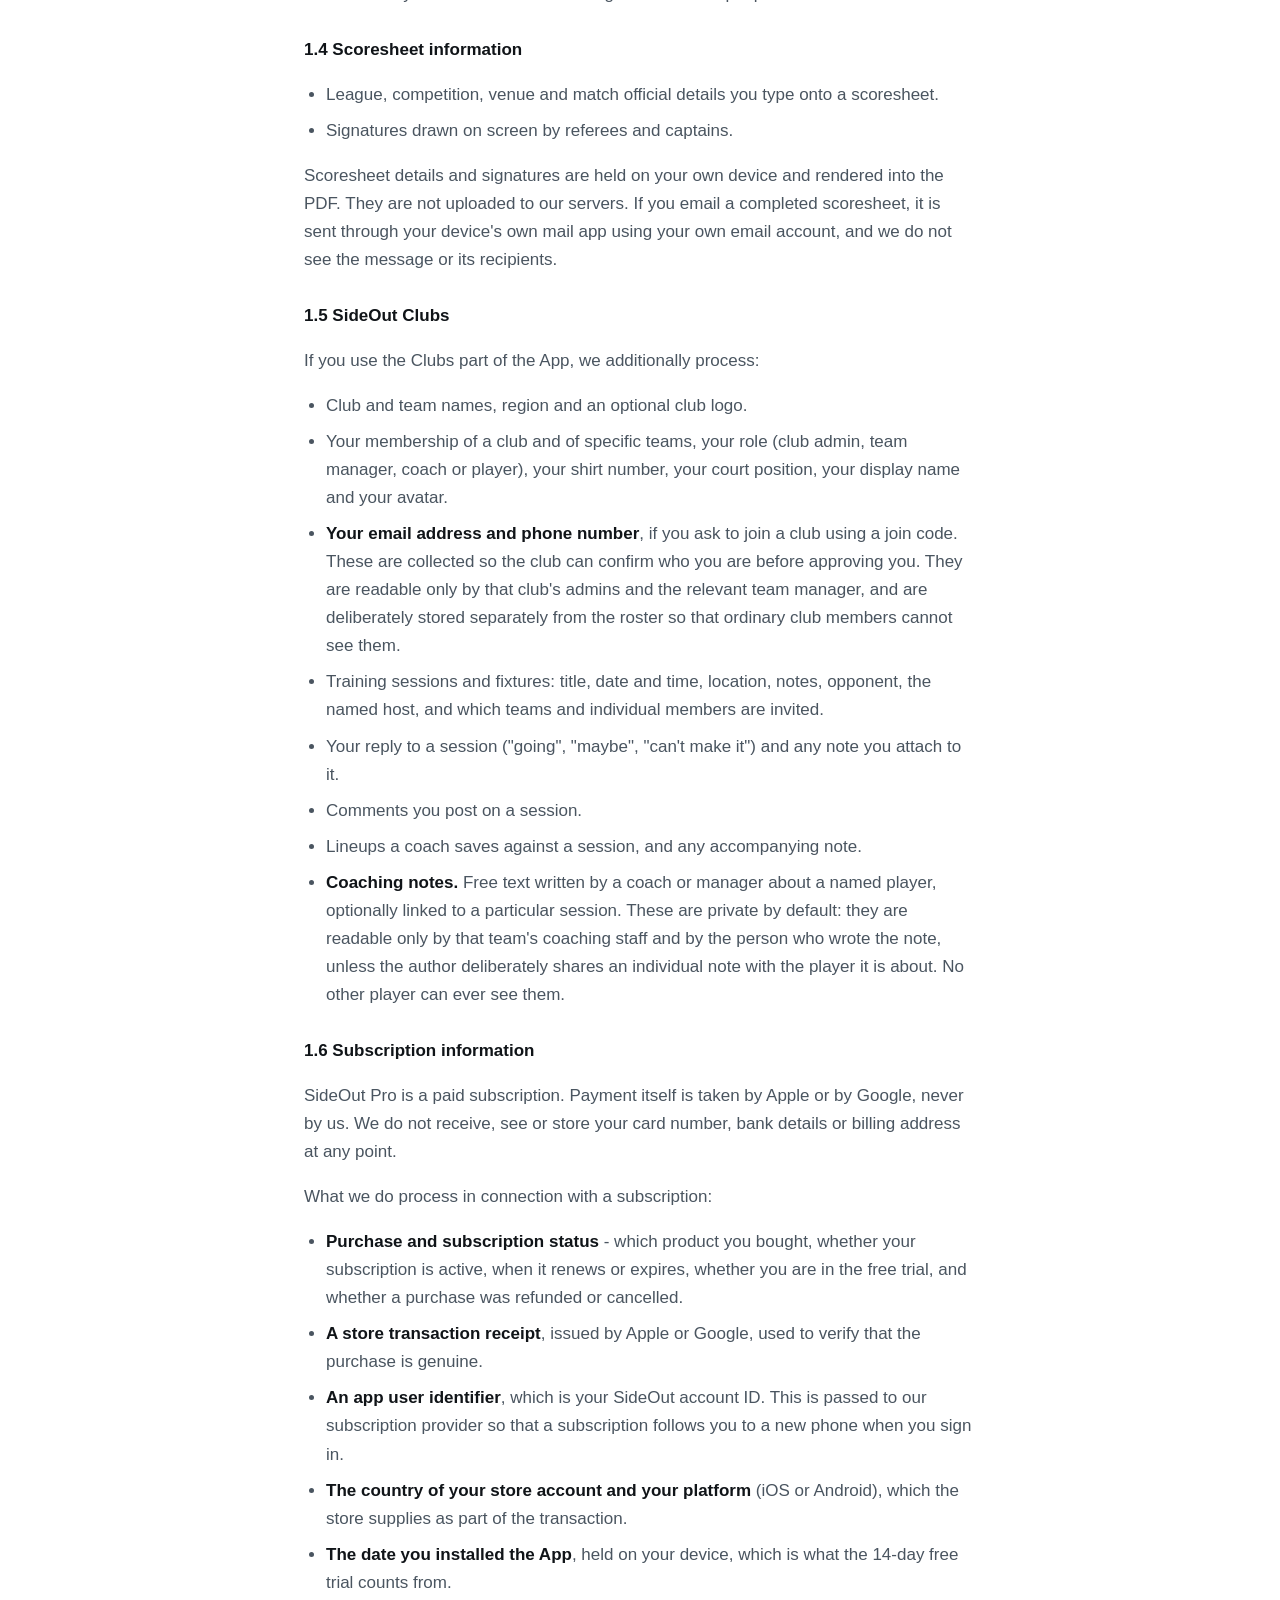
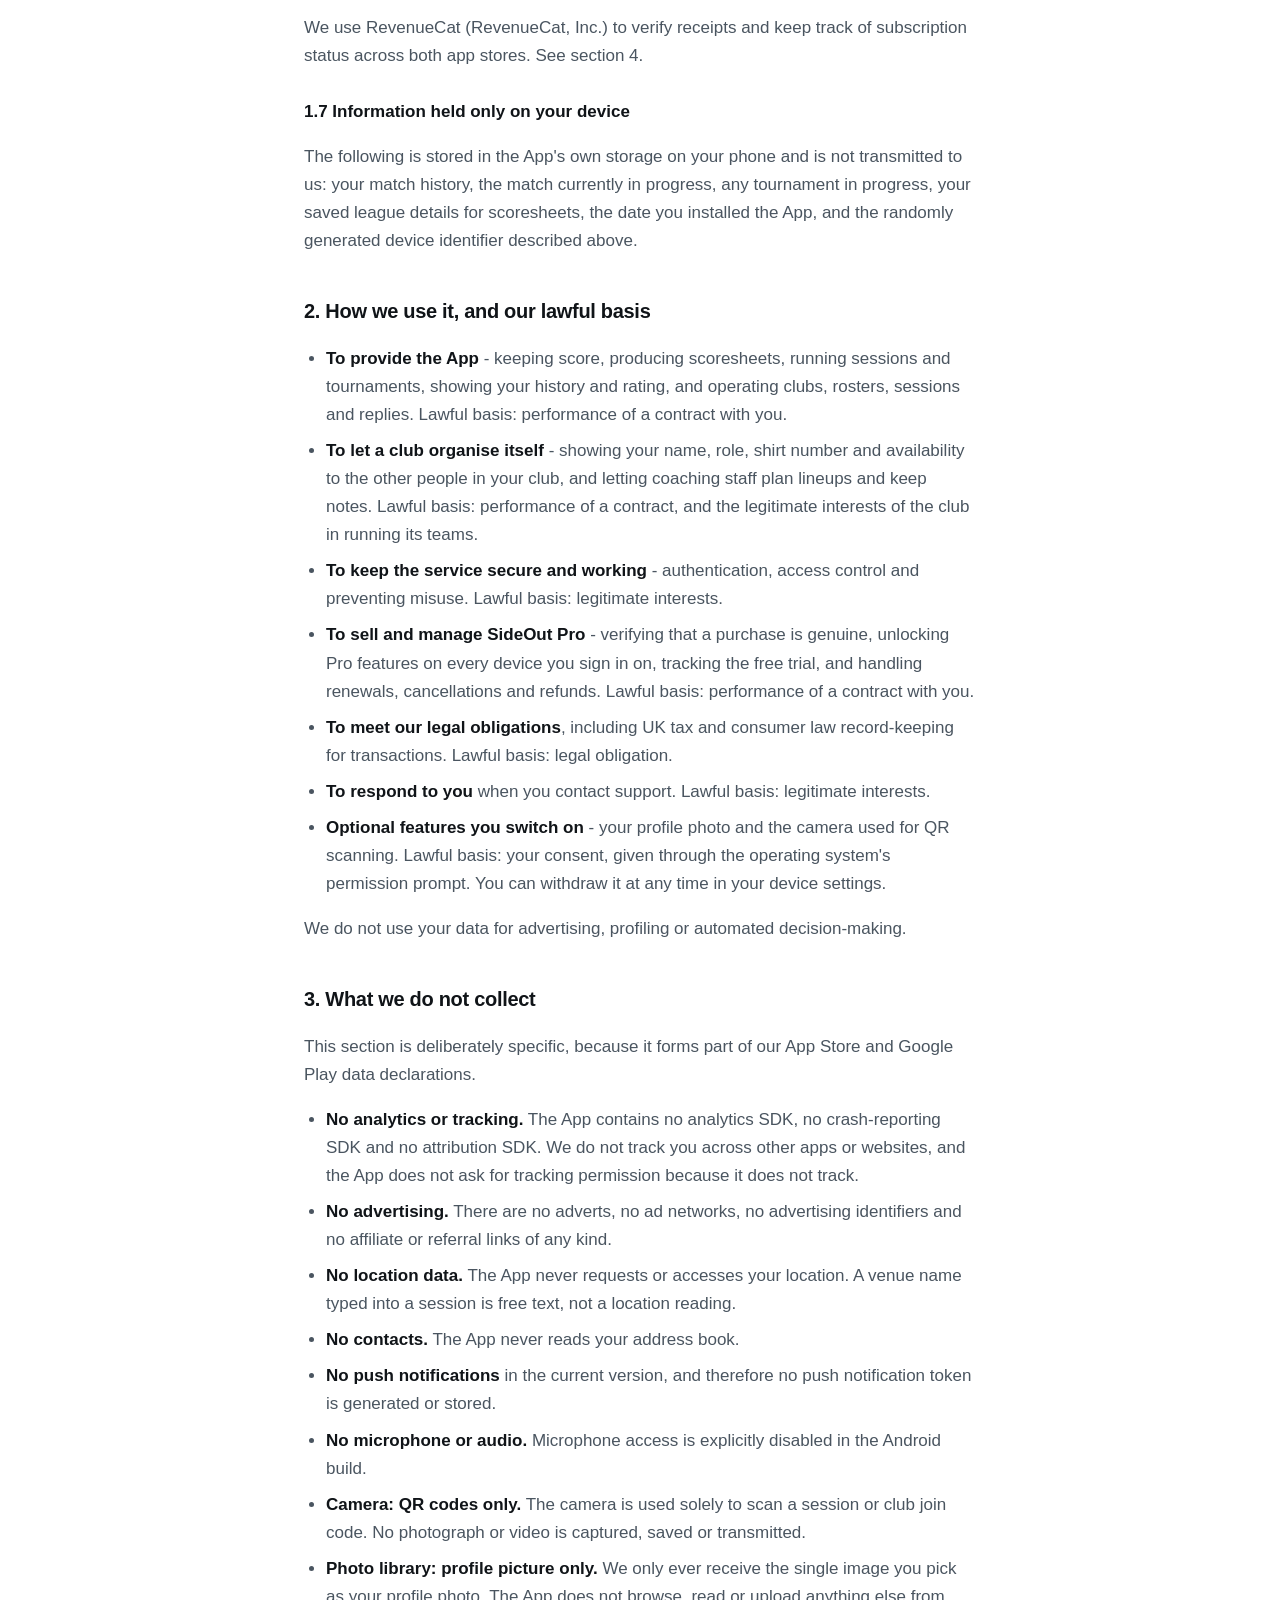
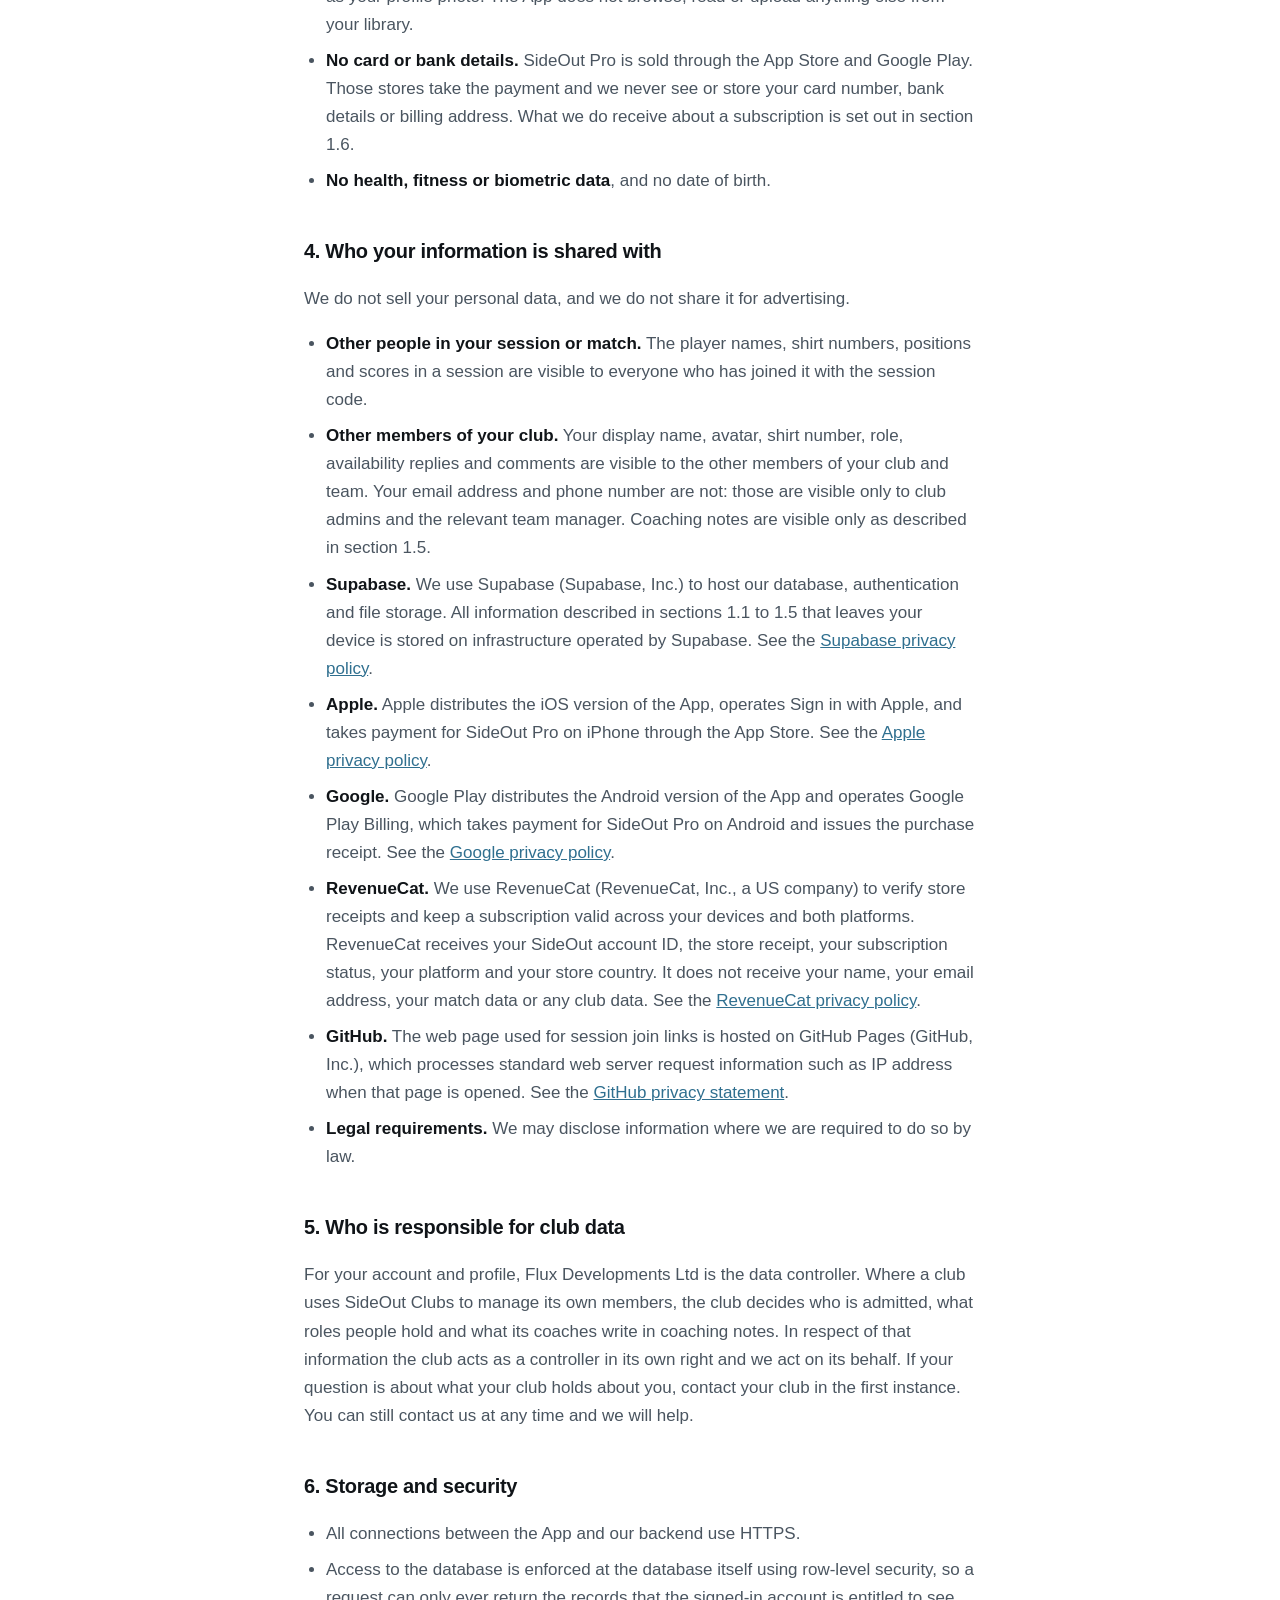
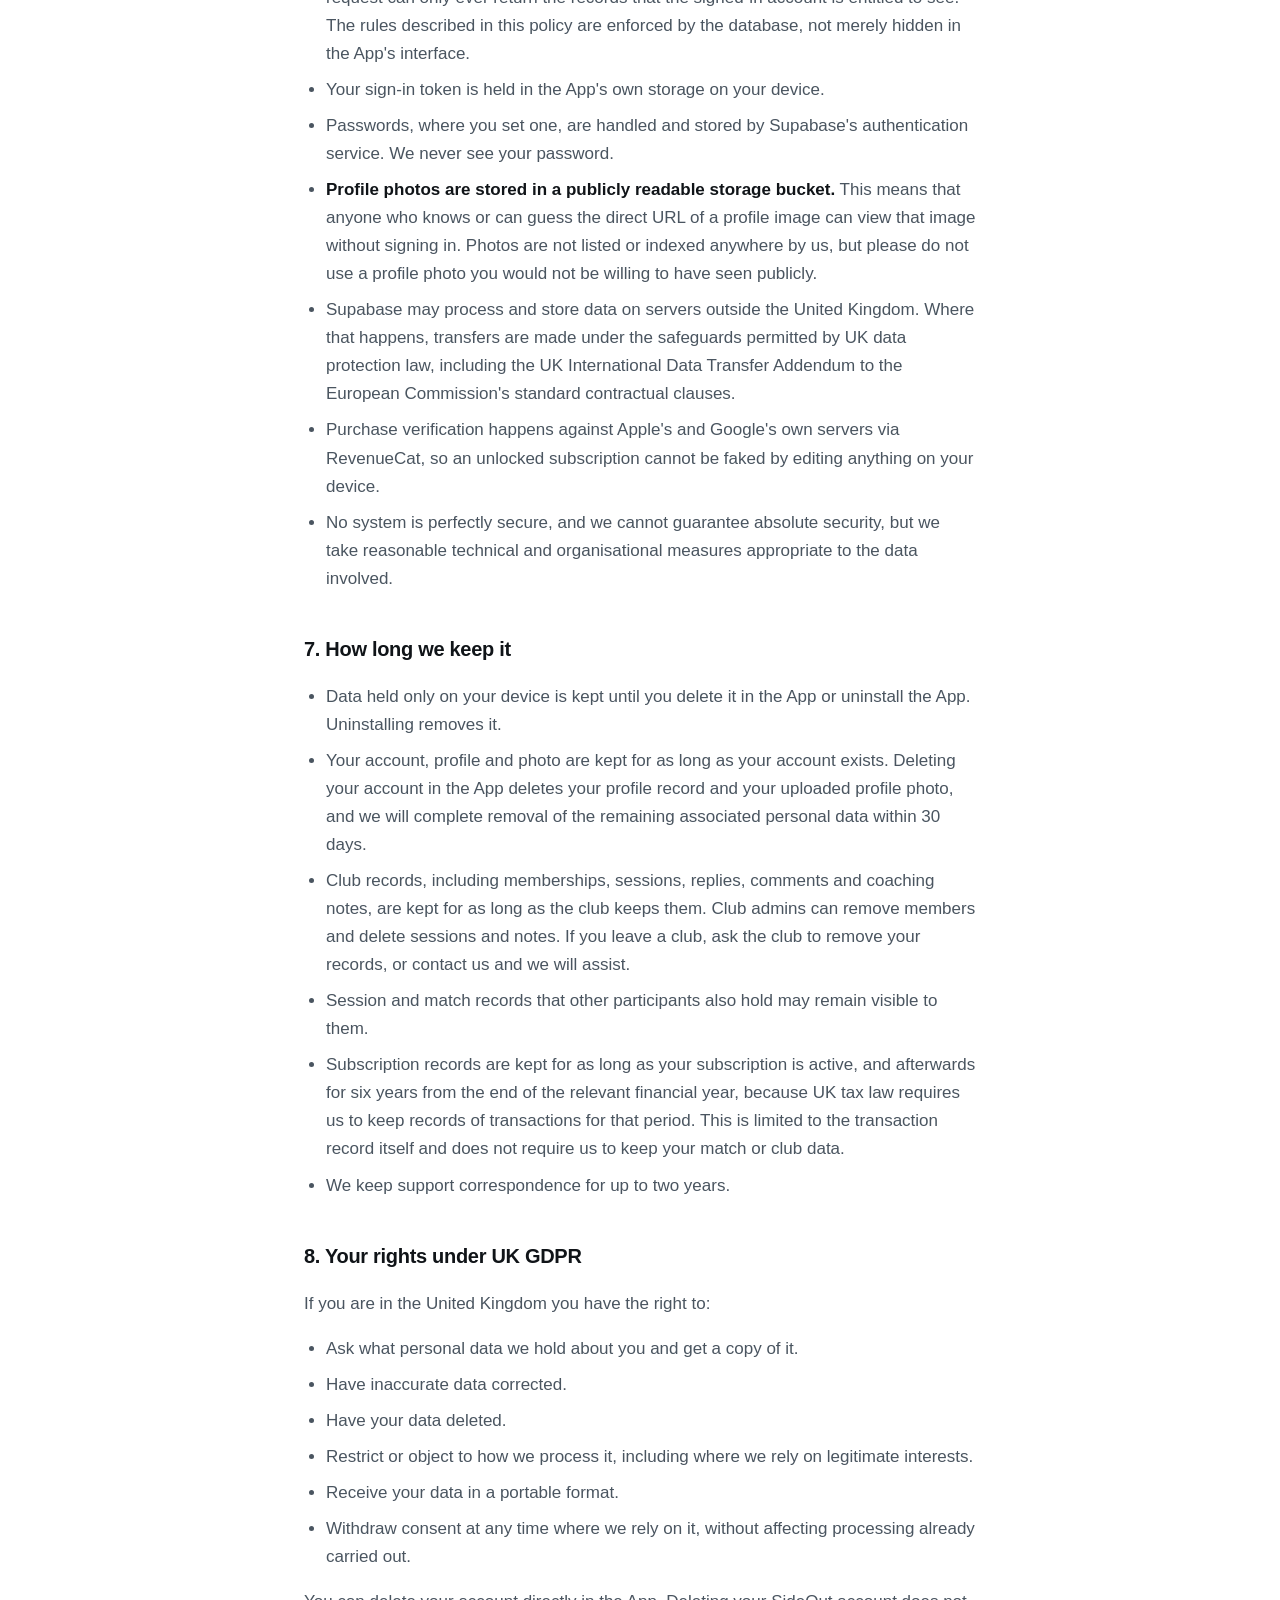
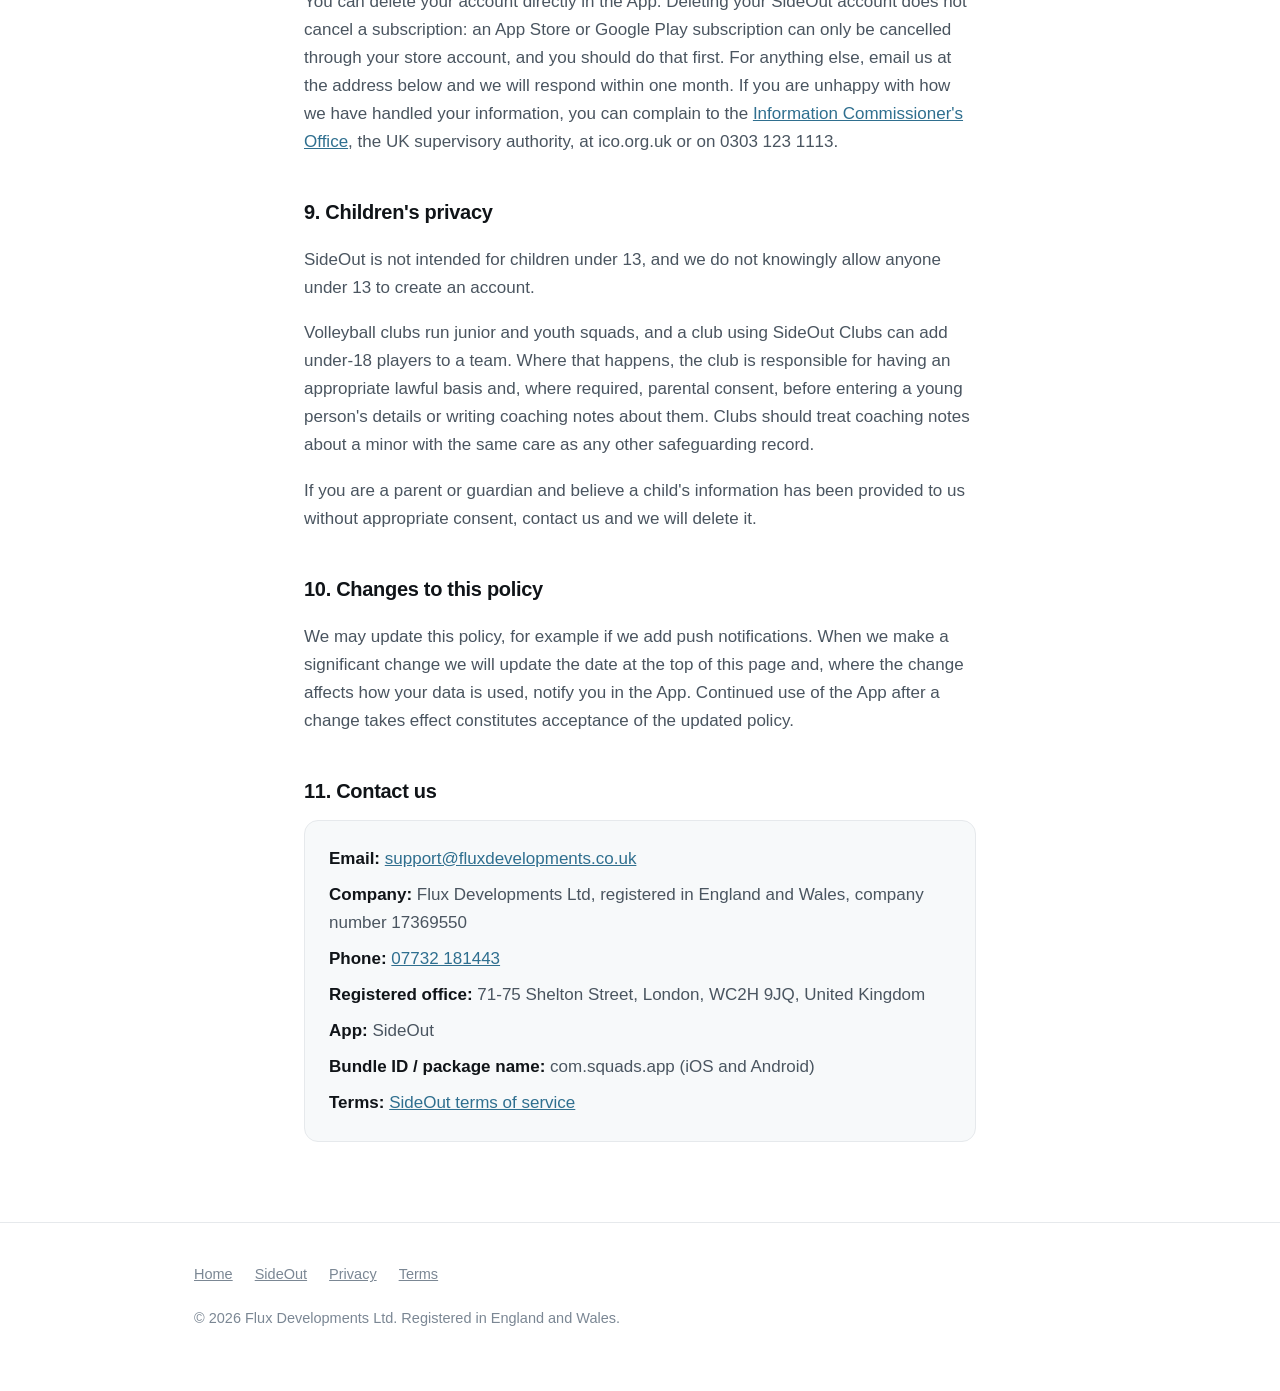
<file: sideout/privacy/index.html>
<!DOCTYPE html>
<html lang="en-GB">
<head>
<meta charset="utf-8">
<meta name="viewport" content="width=device-width, initial-scale=1">
<title>Privacy Policy — SideOut</title>
<link rel="stylesheet" href="/style.css">
</head>
<body>
<header class="site-head">
  <div class="wrap">
    <a class="brand" href="/"><span class="mark"></span>Flux Developments</a>
    <nav class="nav">
      <a href="/#apps">Apps</a>
      <a href="/sideout/privacy/">Privacy</a>
      <a href="/sideout/terms/">Terms</a>
    </nav>
  </div>
</header>
<main class="page">
  <div class="wrap narrow">
    <p class="crumb"><a href="/">Flux Developments</a> → <a href="/sideout/">SideOut</a> → Privacy</p>

    <h1>Privacy Policy</h1>
    <p class="updated">Last updated: 3 August 2026</p>

    <p>SideOut ("we", "us", "our") is operated by Flux Developments Ltd, a company registered in England and Wales. This policy explains what the SideOut mobile application (the "App") collects, why, who it is shared with, and what rights you have. It applies to the App on both iPhone and Android. It is written to match what the App actually does. Where something is commonly collected by apps but is not collected by SideOut, we say so explicitly in section 3.</p>

    <h2>1. What we collect</h2>

    <h3>1.1 Account information</h3>
    <ul>
      <li><strong>An anonymous account.</strong> The first time you open the App it creates an anonymous account for you automatically. It has no name, no email address and nothing identifying attached to it. It exists so that your matches can sync between screens and so you can join a session without signing up.</li>
      <li><strong>Email address</strong>, if you choose to create a full account. You can do this with an email address and a password, or by requesting a one-time sign-in code sent to your email.</li>
      <li><strong>Sign in with Apple.</strong> If you use it, we receive the identifier Apple gives us and whatever name and email address you choose to share. If you use Apple's "Hide My Email" option we only ever receive the private relay address, not your real one.</li>
    </ul>

    <h3>1.2 Profile information</h3>
    <ul>
      <li>Display name.</li>
      <li>Your court positions, in your order of preference.</li>
      <li>An avatar colour.</li>
      <li>An optional Instagram handle.</li>
      <li>An optional short personal motto.</li>
      <li>An optional profile photo, chosen from your device's photo library.</li>
      <li>Your SideOut level and the rating derived from your match results.</li>
    </ul>

    <h3>1.3 Match, session and tournament data</h3>
    <ul>
      <li>Team names and player names as you enter them, shirt numbers and court positions.</li>
      <li>Scores, point-by-point records, timeouts and the score they were taken at, substitutions, rotations, set results and match results.</li>
      <li>Tournament structures, fixtures, seedings and results.</li>
      <li>A session code, and a random identifier the App generates for your device so that a session can tell one participant's phone from another. This identifier is created by the App itself. It is not your device's hardware identifier and it is not an advertising identifier.</li>
    </ul>
    <p>Note that you can enter other people's names into a match or a session. Please only enter names you are comfortable sharing with the other people in that session.</p>

    <h3>1.4 Scoresheet information</h3>
    <ul>
      <li>League, competition, venue and match official details you type onto a scoresheet.</li>
      <li>Signatures drawn on screen by referees and captains.</li>
    </ul>
    <p>Scoresheet details and signatures are held on your own device and rendered into the PDF. They are not uploaded to our servers. If you email a completed scoresheet, it is sent through your device's own mail app using your own email account, and we do not see the message or its recipients.</p>

    <h3>1.5 SideOut Clubs</h3>
    <p>If you use the Clubs part of the App, we additionally process:</p>
    <ul>
      <li>Club and team names, region and an optional club logo.</li>
      <li>Your membership of a club and of specific teams, your role (club admin, team manager, coach or player), your shirt number, your court position, your display name and your avatar.</li>
      <li><strong>Your email address and phone number</strong>, if you ask to join a club using a join code. These are collected so the club can confirm who you are before approving you. They are readable only by that club's admins and the relevant team manager, and are deliberately stored separately from the roster so that ordinary club members cannot see them.</li>
      <li>Training sessions and fixtures: title, date and time, location, notes, opponent, the named host, and which teams and individual members are invited.</li>
      <li>Your reply to a session ("going", "maybe", "can't make it") and any note you attach to it.</li>
      <li>Comments you post on a session.</li>
      <li>Lineups a coach saves against a session, and any accompanying note.</li>
      <li><strong>Coaching notes.</strong> Free text written by a coach or manager about a named player, optionally linked to a particular session. These are private by default: they are readable only by that team's coaching staff and by the person who wrote the note, unless the author deliberately shares an individual note with the player it is about. No other player can ever see them.</li>
    </ul>

    <h3>1.6 Subscription information</h3>
    <p>SideOut Pro is a paid subscription. Payment itself is taken by Apple or by Google, never by us. We do not receive, see or store your card number, bank details or billing address at any point.</p>
    <p>What we do process in connection with a subscription:</p>
    <ul>
      <li><strong>Purchase and subscription status</strong> - which product you bought, whether your subscription is active, when it renews or expires, whether you are in the free trial, and whether a purchase was refunded or cancelled.</li>
      <li><strong>A store transaction receipt</strong>, issued by Apple or Google, used to verify that the purchase is genuine.</li>
      <li><strong>An app user identifier</strong>, which is your SideOut account ID. This is passed to our subscription provider so that a subscription follows you to a new phone when you sign in.</li>
      <li><strong>The country of your store account and your platform</strong> (iOS or Android), which the store supplies as part of the transaction.</li>
      <li><strong>The date you installed the App</strong>, held on your device, which is what the 14-day free trial counts from.</li>
    </ul>
    <p>We use RevenueCat (RevenueCat, Inc.) to verify receipts and keep track of subscription status across both app stores. See section 4.</p>

    <h3>1.7 Information held only on your device</h3>
    <p>The following is stored in the App's own storage on your phone and is not transmitted to us: your match history, the match currently in progress, any tournament in progress, your saved league details for scoresheets, the date you installed the App, and the randomly generated device identifier described above.</p>

    <h2>2. How we use it, and our lawful basis</h2>
    <ul>
      <li><strong>To provide the App</strong> - keeping score, producing scoresheets, running sessions and tournaments, showing your history and rating, and operating clubs, rosters, sessions and replies. Lawful basis: performance of a contract with you.</li>
      <li><strong>To let a club organise itself</strong> - showing your name, role, shirt number and availability to the other people in your club, and letting coaching staff plan lineups and keep notes. Lawful basis: performance of a contract, and the legitimate interests of the club in running its teams.</li>
      <li><strong>To keep the service secure and working</strong> - authentication, access control and preventing misuse. Lawful basis: legitimate interests.</li>
      <li><strong>To sell and manage SideOut Pro</strong> - verifying that a purchase is genuine, unlocking Pro features on every device you sign in on, tracking the free trial, and handling renewals, cancellations and refunds. Lawful basis: performance of a contract with you.</li>
      <li><strong>To meet our legal obligations</strong>, including UK tax and consumer law record-keeping for transactions. Lawful basis: legal obligation.</li>
      <li><strong>To respond to you</strong> when you contact support. Lawful basis: legitimate interests.</li>
      <li><strong>Optional features you switch on</strong> - your profile photo and the camera used for QR scanning. Lawful basis: your consent, given through the operating system's permission prompt. You can withdraw it at any time in your device settings.</li>
    </ul>
    <p>We do not use your data for advertising, profiling or automated decision-making.</p>

    <h2>3. What we do not collect</h2>
    <p>This section is deliberately specific, because it forms part of our App Store and Google Play data declarations.</p>
    <ul>
      <li><strong>No analytics or tracking.</strong> The App contains no analytics SDK, no crash-reporting SDK and no attribution SDK. We do not track you across other apps or websites, and the App does not ask for tracking permission because it does not track.</li>
      <li><strong>No advertising.</strong> There are no adverts, no ad networks, no advertising identifiers and no affiliate or referral links of any kind.</li>
      <li><strong>No location data.</strong> The App never requests or accesses your location. A venue name typed into a session is free text, not a location reading.</li>
      <li><strong>No contacts.</strong> The App never reads your address book.</li>
      <li><strong>No push notifications</strong> in the current version, and therefore no push notification token is generated or stored.</li>
      <li><strong>No microphone or audio.</strong> Microphone access is explicitly disabled in the Android build.</li>
      <li><strong>Camera: QR codes only.</strong> The camera is used solely to scan a session or club join code. No photograph or video is captured, saved or transmitted.</li>
      <li><strong>Photo library: profile picture only.</strong> We only ever receive the single image you pick as your profile photo. The App does not browse, read or upload anything else from your library.</li>
      <li><strong>No card or bank details.</strong> SideOut Pro is sold through the App Store and Google Play. Those stores take the payment and we never see or store your card number, bank details or billing address. What we do receive about a subscription is set out in section 1.6.</li>
      <li><strong>No health, fitness or biometric data</strong>, and no date of birth.</li>
    </ul>

    <h2>4. Who your information is shared with</h2>
    <p>We do not sell your personal data, and we do not share it for advertising.</p>
    <ul>
      <li><strong>Other people in your session or match.</strong> The player names, shirt numbers, positions and scores in a session are visible to everyone who has joined it with the session code.</li>
      <li><strong>Other members of your club.</strong> Your display name, avatar, shirt number, role, availability replies and comments are visible to the other members of your club and team. Your email address and phone number are not: those are visible only to club admins and the relevant team manager. Coaching notes are visible only as described in section 1.5.</li>
      <li><strong>Supabase.</strong> We use Supabase (Supabase, Inc.) to host our database, authentication and file storage. All information described in sections 1.1 to 1.5 that leaves your device is stored on infrastructure operated by Supabase. See the <a href="https://supabase.com/privacy">Supabase privacy policy</a>.</li>
      <li><strong>Apple.</strong> Apple distributes the iOS version of the App, operates Sign in with Apple, and takes payment for SideOut Pro on iPhone through the App Store. See the <a href="https://www.apple.com/uk/legal/privacy/">Apple privacy policy</a>.</li>
      <li><strong>Google.</strong> Google Play distributes the Android version of the App and operates Google Play Billing, which takes payment for SideOut Pro on Android and issues the purchase receipt. See the <a href="https://policies.google.com/privacy">Google privacy policy</a>.</li>
      <li><strong>RevenueCat.</strong> We use RevenueCat (RevenueCat, Inc., a US company) to verify store receipts and keep a subscription valid across your devices and both platforms. RevenueCat receives your SideOut account ID, the store receipt, your subscription status, your platform and your store country. It does not receive your name, your email address, your match data or any club data. See the <a href="https://www.revenuecat.com/privacy">RevenueCat privacy policy</a>.</li>
      <li><strong>GitHub.</strong> The web page used for session join links is hosted on GitHub Pages (GitHub, Inc.), which processes standard web server request information such as IP address when that page is opened. See the <a href="https://docs.github.com/en/site-policy/privacy-policies/github-general-privacy-statement">GitHub privacy statement</a>.</li>
      <li><strong>Legal requirements.</strong> We may disclose information where we are required to do so by law.</li>
    </ul>

    <h2>5. Who is responsible for club data</h2>
    <p>For your account and profile, Flux Developments Ltd is the data controller. Where a club uses SideOut Clubs to manage its own members, the club decides who is admitted, what roles people hold and what its coaches write in coaching notes. In respect of that information the club acts as a controller in its own right and we act on its behalf. If your question is about what your club holds about you, contact your club in the first instance. You can still contact us at any time and we will help.</p>

    <h2>6. Storage and security</h2>
    <ul>
      <li>All connections between the App and our backend use HTTPS.</li>
      <li>Access to the database is enforced at the database itself using row-level security, so a request can only ever return the records that the signed-in account is entitled to see. The rules described in this policy are enforced by the database, not merely hidden in the App's interface.</li>
      <li>Your sign-in token is held in the App's own storage on your device.</li>
      <li>Passwords, where you set one, are handled and stored by Supabase's authentication service. We never see your password.</li>
      <li><strong>Profile photos are stored in a publicly readable storage bucket.</strong> This means that anyone who knows or can guess the direct URL of a profile image can view that image without signing in. Photos are not listed or indexed anywhere by us, but please do not use a profile photo you would not be willing to have seen publicly.</li>
      <li>Supabase may process and store data on servers outside the United Kingdom. Where that happens, transfers are made under the safeguards permitted by UK data protection law, including the UK International Data Transfer Addendum to the European Commission's standard contractual clauses.</li>
      <li>Purchase verification happens against Apple's and Google's own servers via RevenueCat, so an unlocked subscription cannot be faked by editing anything on your device.</li>
      <li>No system is perfectly secure, and we cannot guarantee absolute security, but we take reasonable technical and organisational measures appropriate to the data involved.</li>
    </ul>

    <h2>7. How long we keep it</h2>
    <ul>
      <li>Data held only on your device is kept until you delete it in the App or uninstall the App. Uninstalling removes it.</li>
      <li>Your account, profile and photo are kept for as long as your account exists. Deleting your account in the App deletes your profile record and your uploaded profile photo, and we will complete removal of the remaining associated personal data within 30 days.</li>
      <li>Club records, including memberships, sessions, replies, comments and coaching notes, are kept for as long as the club keeps them. Club admins can remove members and delete sessions and notes. If you leave a club, ask the club to remove your records, or contact us and we will assist.</li>
      <li>Session and match records that other participants also hold may remain visible to them.</li>
      <li>Subscription records are kept for as long as your subscription is active, and afterwards for six years from the end of the relevant financial year, because UK tax law requires us to keep records of transactions for that period. This is limited to the transaction record itself and does not require us to keep your match or club data.</li>
      <li>We keep support correspondence for up to two years.</li>
    </ul>

    <h2>8. Your rights under UK GDPR</h2>
    <p>If you are in the United Kingdom you have the right to:</p>
    <ul>
      <li>Ask what personal data we hold about you and get a copy of it.</li>
      <li>Have inaccurate data corrected.</li>
      <li>Have your data deleted.</li>
      <li>Restrict or object to how we process it, including where we rely on legitimate interests.</li>
      <li>Receive your data in a portable format.</li>
      <li>Withdraw consent at any time where we rely on it, without affecting processing already carried out.</li>
    </ul>
    <p>You can delete your account directly in the App. Deleting your SideOut account does not cancel a subscription: an App Store or Google Play subscription can only be cancelled through your store account, and you should do that first. For anything else, email us at the address below and we will respond within one month. If you are unhappy with how we have handled your information, you can complain to the <a href="https://ico.org.uk">Information Commissioner's Office</a>, the UK supervisory authority, at ico.org.uk or on 0303 123 1113.</p>

    <h2>9. Children's privacy</h2>
    <p>SideOut is not intended for children under 13, and we do not knowingly allow anyone under 13 to create an account.</p>
    <p>Volleyball clubs run junior and youth squads, and a club using SideOut Clubs can add under-18 players to a team. Where that happens, the club is responsible for having an appropriate lawful basis and, where required, parental consent, before entering a young person's details or writing coaching notes about them. Clubs should treat coaching notes about a minor with the same care as any other safeguarding record.</p>
    <p>If you are a parent or guardian and believe a child's information has been provided to us without appropriate consent, contact us and we will delete it.</p>

    <h2>10. Changes to this policy</h2>
    <p>We may update this policy, for example if we add push notifications. When we make a significant change we will update the date at the top of this page and, where the change affects how your data is used, notify you in the App. Continued use of the App after a change takes effect constitutes acceptance of the updated policy.</p>

    <h2>11. Contact us</h2>
    <div class="card">
      <p><strong>Email:</strong> <a href="mailto:support@fluxdevelopments.co.uk">support@fluxdevelopments.co.uk</a></p>
      <p><strong>Company:</strong> Flux Developments Ltd, registered in England and Wales, company number 17369550</p>
      <p><strong>Phone:</strong> <a href="tel:+447732181443">07732 181443</a></p>
      <p><strong>Registered office:</strong> 71-75 Shelton Street, London, WC2H 9JQ, United Kingdom</p>
      <p><strong>App:</strong> SideOut</p>
      <p><strong>Bundle ID / package name:</strong> com.squads.app (iOS and Android)</p>
      <p><strong>Terms:</strong> <a href="/sideout/terms/">SideOut terms of service</a></p>
    </div>
  </div>
</main>
<footer class="site-foot">
  <div class="wrap">
    <div class="foot-row">
      <a href="/">Home</a>
      <a href="/sideout/">SideOut</a>
      <a href="/sideout/privacy/">Privacy</a>
      <a href="/sideout/terms/">Terms</a>
    </div>
    <div>© 2026 Flux Developments Ltd. Registered in England and Wales.</div>
  </div>
</footer>
</body>
</html>
</file>
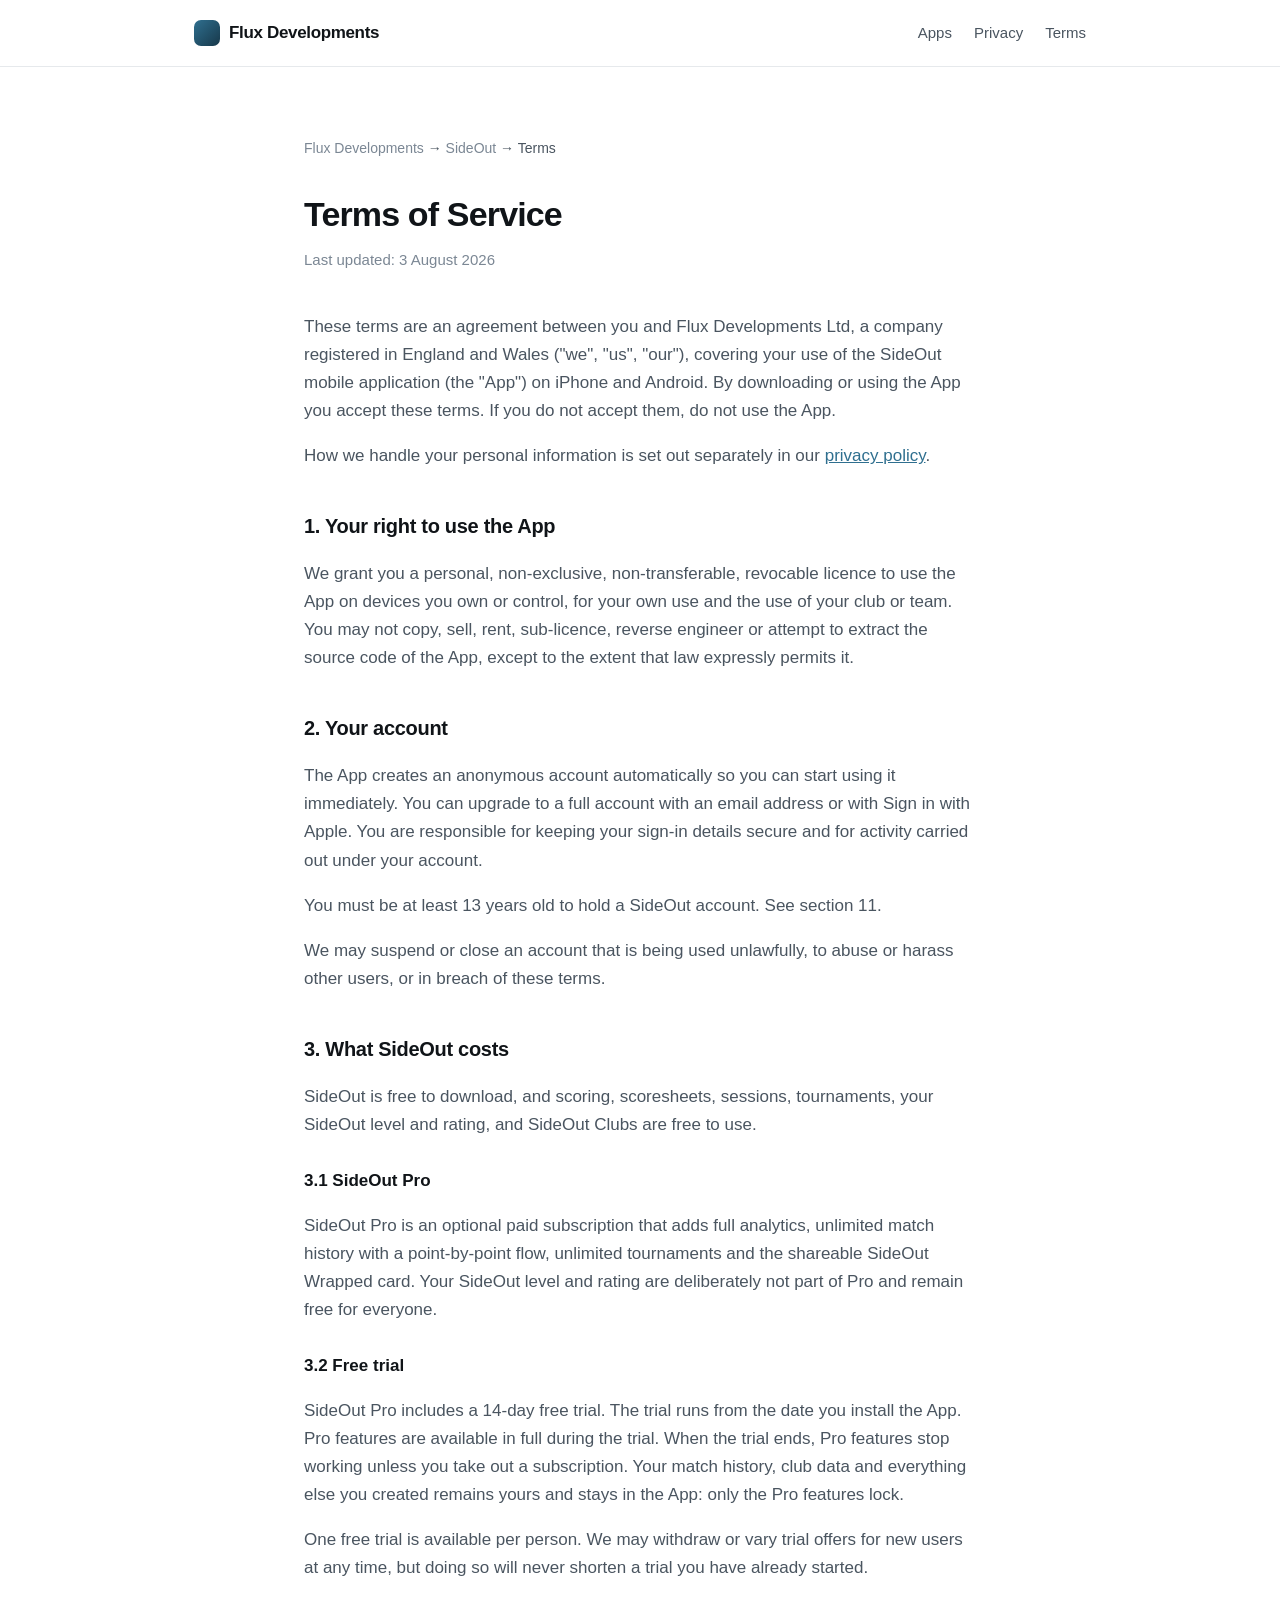
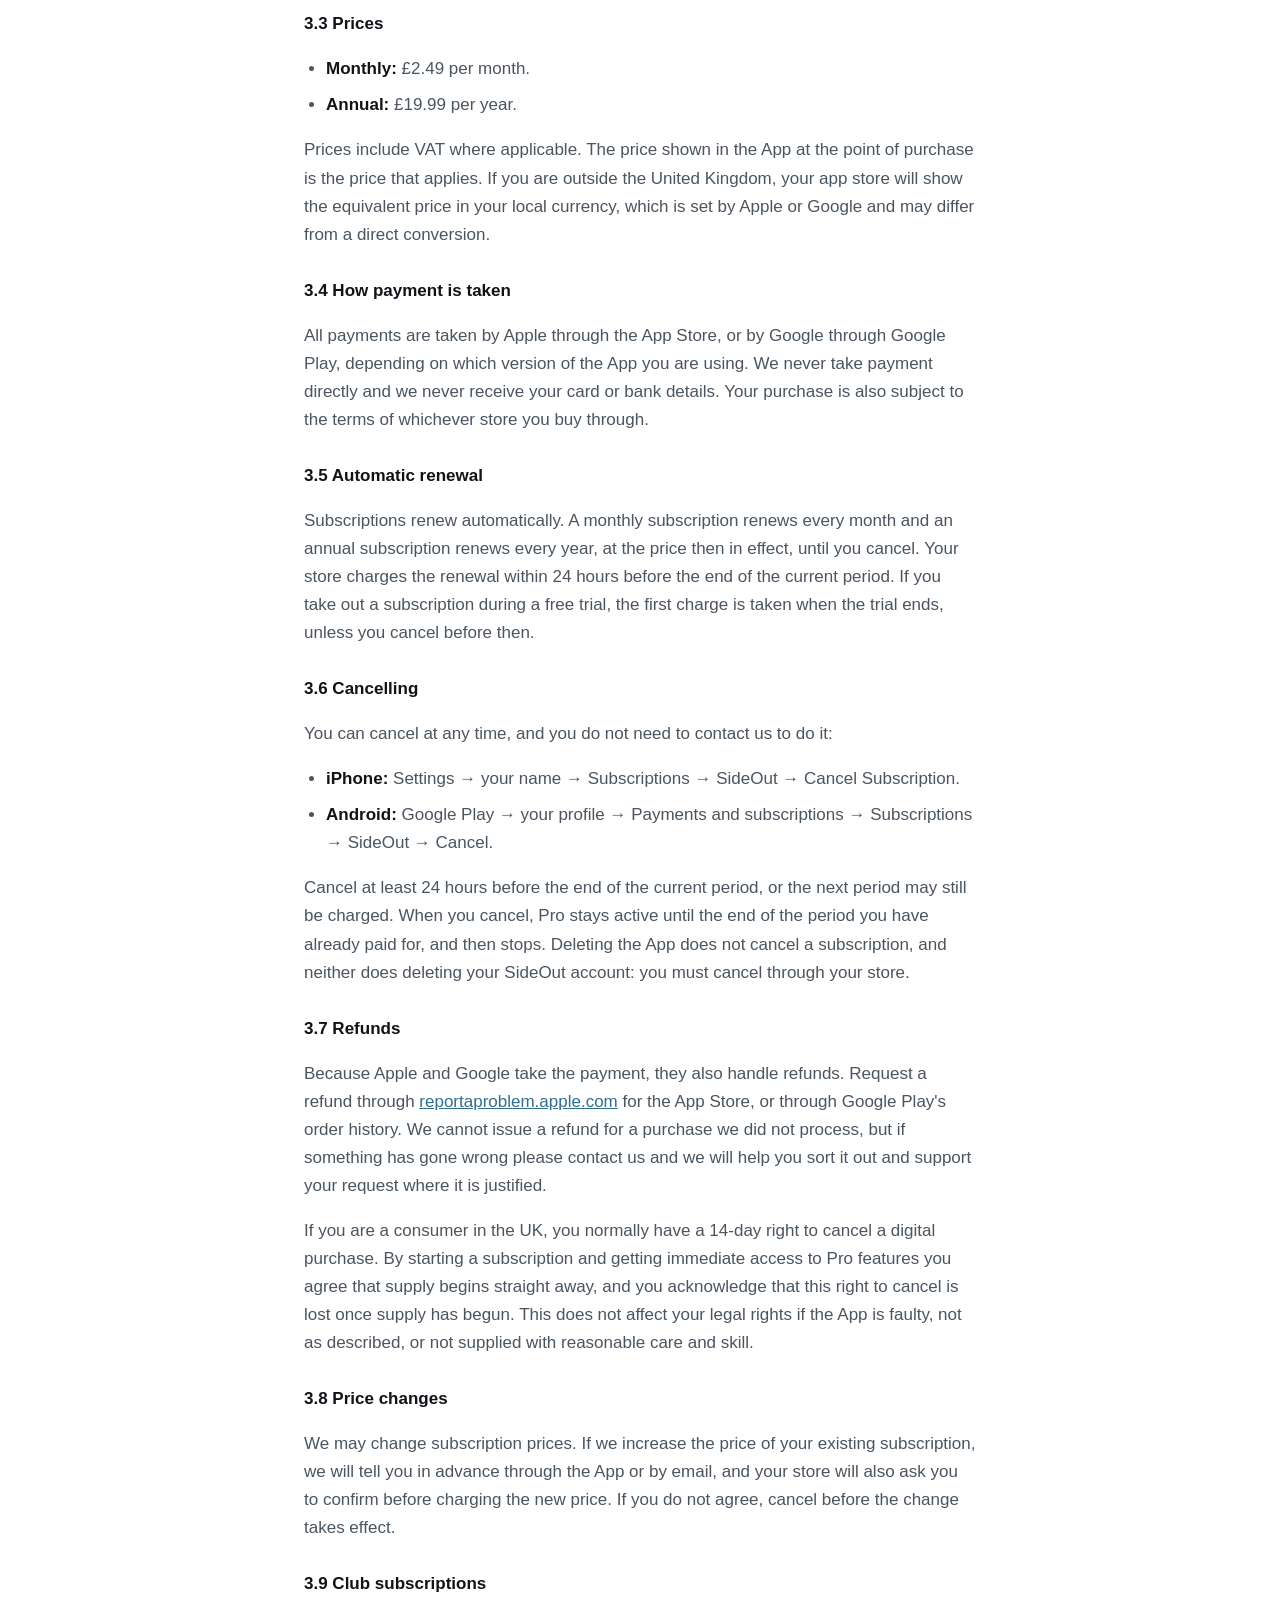
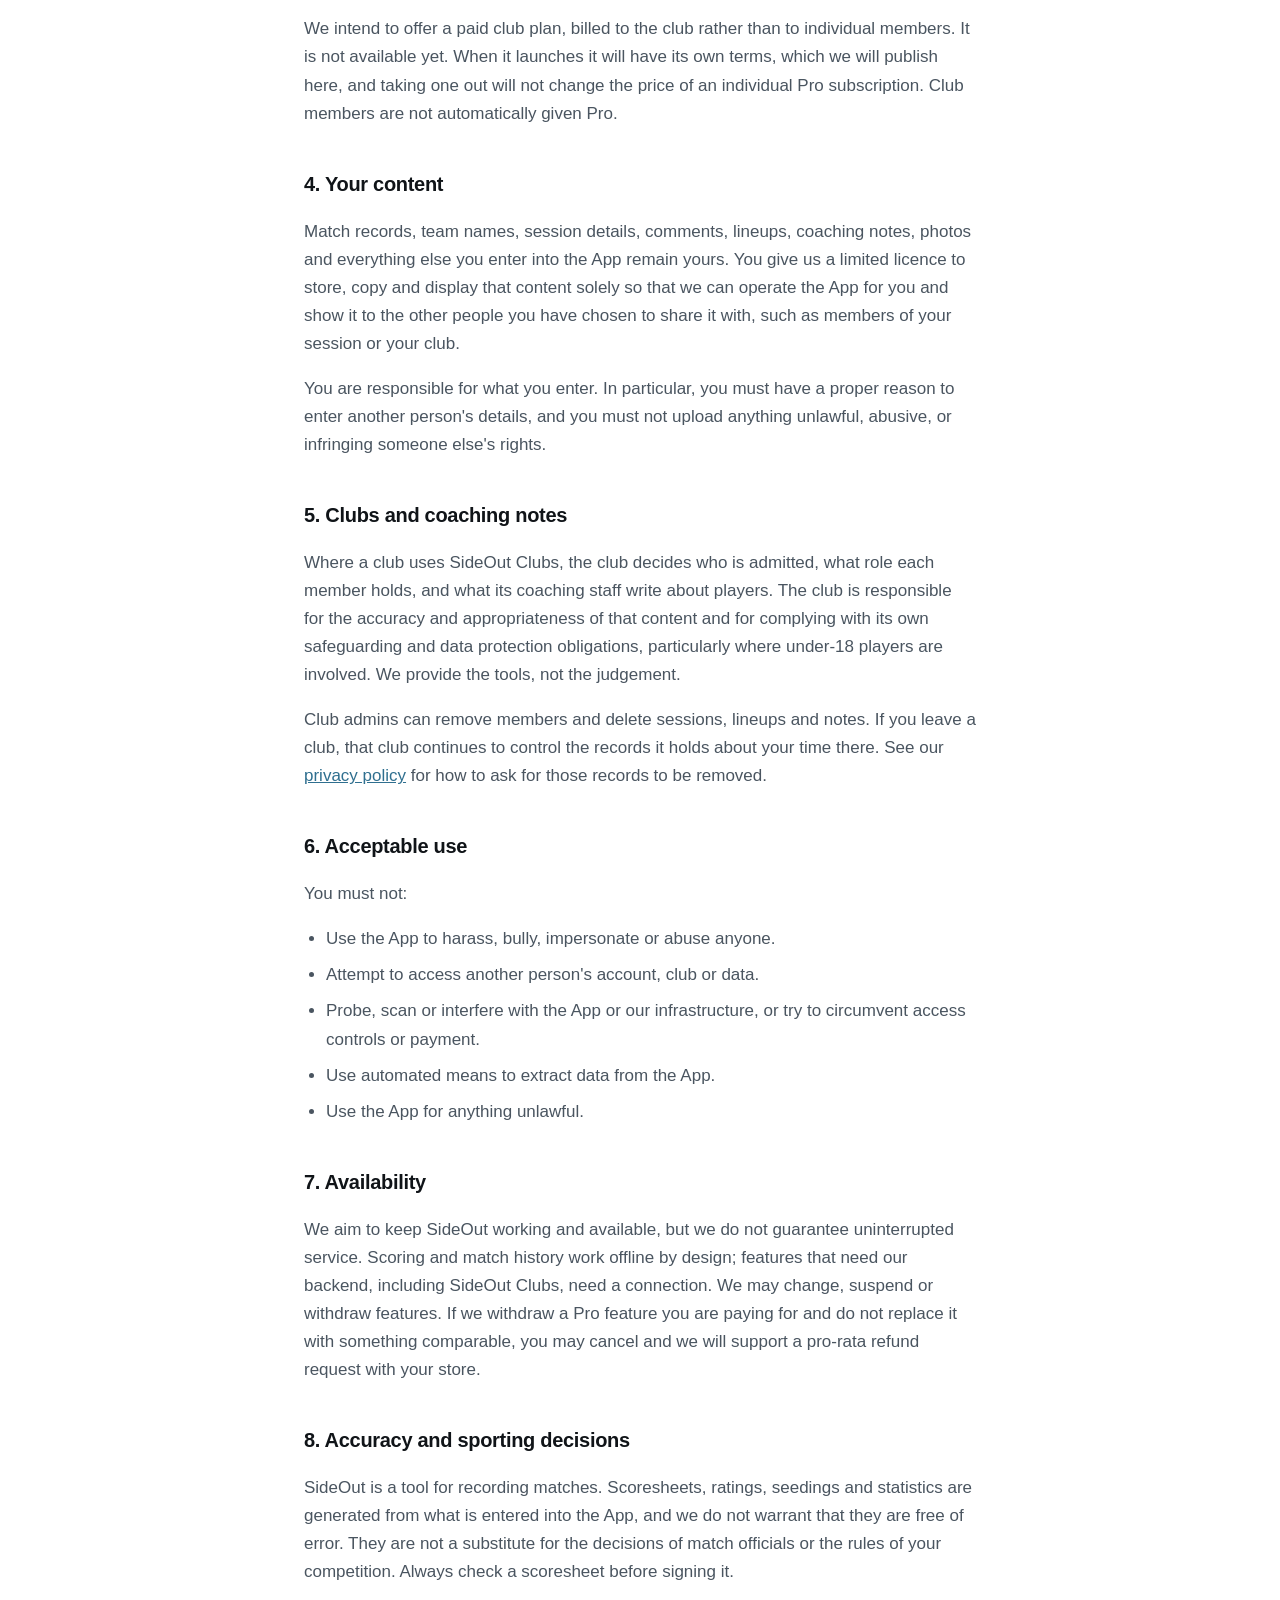
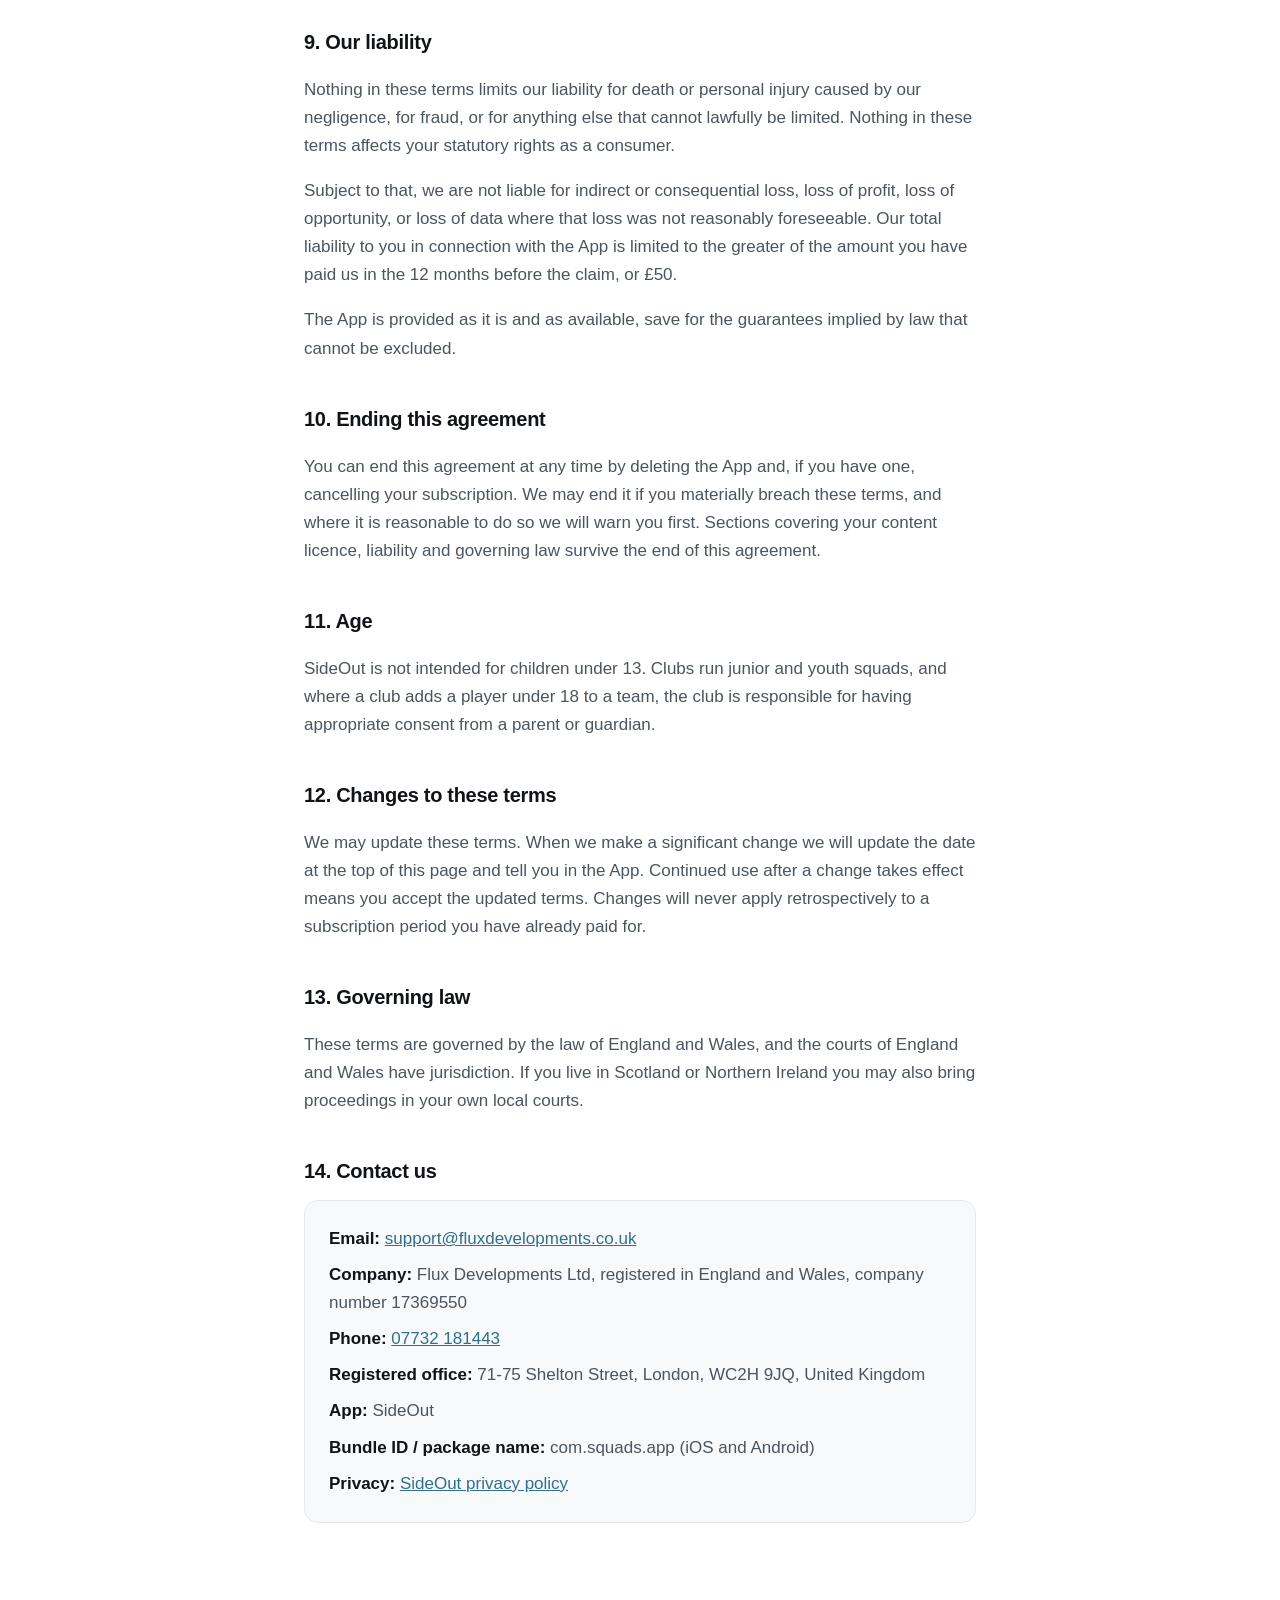
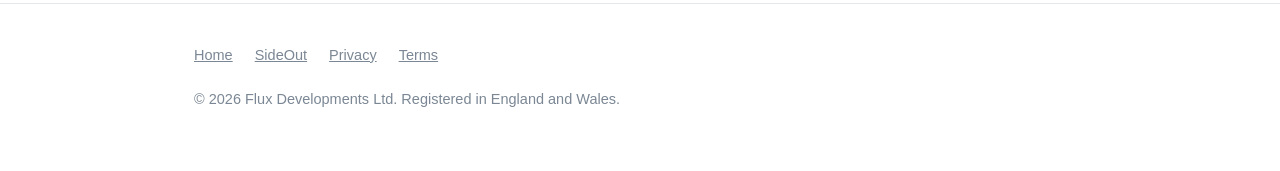
<file: sideout/terms/index.html>
<!DOCTYPE html>
<html lang="en-GB">
<head>
<meta charset="utf-8">
<meta name="viewport" content="width=device-width, initial-scale=1">
<title>Terms of Service — SideOut</title>
<link rel="stylesheet" href="/style.css">
</head>
<body>
<header class="site-head">
  <div class="wrap">
    <a class="brand" href="/"><span class="mark"></span>Flux Developments</a>
    <nav class="nav">
      <a href="/#apps">Apps</a>
      <a href="/sideout/privacy/">Privacy</a>
      <a href="/sideout/terms/">Terms</a>
    </nav>
  </div>
</header>
<main class="page">
  <div class="wrap narrow">
    <p class="crumb"><a href="/">Flux Developments</a> → <a href="/sideout/">SideOut</a> → Terms</p>

    <h1>Terms of Service</h1>
    <p class="updated">Last updated: 3 August 2026</p>

    <p>These terms are an agreement between you and Flux Developments Ltd, a company registered in England and Wales ("we", "us", "our"), covering your use of the SideOut mobile application (the "App") on iPhone and Android. By downloading or using the App you accept these terms. If you do not accept them, do not use the App.</p>
    <p>How we handle your personal information is set out separately in our <a href="/sideout/privacy/">privacy policy</a>.</p>

    <h2>1. Your right to use the App</h2>
    <p>We grant you a personal, non-exclusive, non-transferable, revocable licence to use the App on devices you own or control, for your own use and the use of your club or team. You may not copy, sell, rent, sub-licence, reverse engineer or attempt to extract the source code of the App, except to the extent that law expressly permits it.</p>

    <h2>2. Your account</h2>
    <p>The App creates an anonymous account automatically so you can start using it immediately. You can upgrade to a full account with an email address or with Sign in with Apple. You are responsible for keeping your sign-in details secure and for activity carried out under your account.</p>
    <p>You must be at least 13 years old to hold a SideOut account. See section 11.</p>
    <p>We may suspend or close an account that is being used unlawfully, to abuse or harass other users, or in breach of these terms.</p>

    <h2>3. What SideOut costs</h2>
    <p>SideOut is free to download, and scoring, scoresheets, sessions, tournaments, your SideOut level and rating, and SideOut Clubs are free to use.</p>

    <h3>3.1 SideOut Pro</h3>
    <p>SideOut Pro is an optional paid subscription that adds full analytics, unlimited match history with a point-by-point flow, unlimited tournaments and the shareable SideOut Wrapped card. Your SideOut level and rating are deliberately not part of Pro and remain free for everyone.</p>

    <h3>3.2 Free trial</h3>
    <p>SideOut Pro includes a 14-day free trial. The trial runs from the date you install the App. Pro features are available in full during the trial. When the trial ends, Pro features stop working unless you take out a subscription. Your match history, club data and everything else you created remains yours and stays in the App: only the Pro features lock.</p>
    <p>One free trial is available per person. We may withdraw or vary trial offers for new users at any time, but doing so will never shorten a trial you have already started.</p>

    <h3>3.3 Prices</h3>
    <ul>
      <li><strong>Monthly:</strong> £2.49 per month.</li>
      <li><strong>Annual:</strong> £19.99 per year.</li>
    </ul>
    <p>Prices include VAT where applicable. The price shown in the App at the point of purchase is the price that applies. If you are outside the United Kingdom, your app store will show the equivalent price in your local currency, which is set by Apple or Google and may differ from a direct conversion.</p>

    <h3>3.4 How payment is taken</h3>
    <p>All payments are taken by Apple through the App Store, or by Google through Google Play, depending on which version of the App you are using. We never take payment directly and we never receive your card or bank details. Your purchase is also subject to the terms of whichever store you buy through.</p>

    <h3>3.5 Automatic renewal</h3>
    <p>Subscriptions renew automatically. A monthly subscription renews every month and an annual subscription renews every year, at the price then in effect, until you cancel. Your store charges the renewal within 24 hours before the end of the current period. If you take out a subscription during a free trial, the first charge is taken when the trial ends, unless you cancel before then.</p>

    <h3>3.6 Cancelling</h3>
    <p>You can cancel at any time, and you do not need to contact us to do it:</p>
    <ul>
      <li><strong>iPhone:</strong> Settings → your name → Subscriptions → SideOut → Cancel Subscription.</li>
      <li><strong>Android:</strong> Google Play → your profile → Payments and subscriptions → Subscriptions → SideOut → Cancel.</li>
    </ul>
    <p>Cancel at least 24 hours before the end of the current period, or the next period may still be charged. When you cancel, Pro stays active until the end of the period you have already paid for, and then stops. Deleting the App does not cancel a subscription, and neither does deleting your SideOut account: you must cancel through your store.</p>

    <h3>3.7 Refunds</h3>
    <p>Because Apple and Google take the payment, they also handle refunds. Request a refund through <a href="https://reportaproblem.apple.com">reportaproblem.apple.com</a> for the App Store, or through Google Play's order history. We cannot issue a refund for a purchase we did not process, but if something has gone wrong please contact us and we will help you sort it out and support your request where it is justified.</p>
    <p>If you are a consumer in the UK, you normally have a 14-day right to cancel a digital purchase. By starting a subscription and getting immediate access to Pro features you agree that supply begins straight away, and you acknowledge that this right to cancel is lost once supply has begun. This does not affect your legal rights if the App is faulty, not as described, or not supplied with reasonable care and skill.</p>

    <h3>3.8 Price changes</h3>
    <p>We may change subscription prices. If we increase the price of your existing subscription, we will tell you in advance through the App or by email, and your store will also ask you to confirm before charging the new price. If you do not agree, cancel before the change takes effect.</p>

    <h3>3.9 Club subscriptions</h3>
    <p>We intend to offer a paid club plan, billed to the club rather than to individual members. It is not available yet. When it launches it will have its own terms, which we will publish here, and taking one out will not change the price of an individual Pro subscription. Club members are not automatically given Pro.</p>

    <h2>4. Your content</h2>
    <p>Match records, team names, session details, comments, lineups, coaching notes, photos and everything else you enter into the App remain yours. You give us a limited licence to store, copy and display that content solely so that we can operate the App for you and show it to the other people you have chosen to share it with, such as members of your session or your club.</p>
    <p>You are responsible for what you enter. In particular, you must have a proper reason to enter another person's details, and you must not upload anything unlawful, abusive, or infringing someone else's rights.</p>

    <h2>5. Clubs and coaching notes</h2>
    <p>Where a club uses SideOut Clubs, the club decides who is admitted, what role each member holds, and what its coaching staff write about players. The club is responsible for the accuracy and appropriateness of that content and for complying with its own safeguarding and data protection obligations, particularly where under-18 players are involved. We provide the tools, not the judgement.</p>
    <p>Club admins can remove members and delete sessions, lineups and notes. If you leave a club, that club continues to control the records it holds about your time there. See our <a href="/sideout/privacy/">privacy policy</a> for how to ask for those records to be removed.</p>

    <h2>6. Acceptable use</h2>
    <p>You must not:</p>
    <ul>
      <li>Use the App to harass, bully, impersonate or abuse anyone.</li>
      <li>Attempt to access another person's account, club or data.</li>
      <li>Probe, scan or interfere with the App or our infrastructure, or try to circumvent access controls or payment.</li>
      <li>Use automated means to extract data from the App.</li>
      <li>Use the App for anything unlawful.</li>
    </ul>

    <h2>7. Availability</h2>
    <p>We aim to keep SideOut working and available, but we do not guarantee uninterrupted service. Scoring and match history work offline by design; features that need our backend, including SideOut Clubs, need a connection. We may change, suspend or withdraw features. If we withdraw a Pro feature you are paying for and do not replace it with something comparable, you may cancel and we will support a pro-rata refund request with your store.</p>

    <h2>8. Accuracy and sporting decisions</h2>
    <p>SideOut is a tool for recording matches. Scoresheets, ratings, seedings and statistics are generated from what is entered into the App, and we do not warrant that they are free of error. They are not a substitute for the decisions of match officials or the rules of your competition. Always check a scoresheet before signing it.</p>

    <h2>9. Our liability</h2>
    <p>Nothing in these terms limits our liability for death or personal injury caused by our negligence, for fraud, or for anything else that cannot lawfully be limited. Nothing in these terms affects your statutory rights as a consumer.</p>
    <p>Subject to that, we are not liable for indirect or consequential loss, loss of profit, loss of opportunity, or loss of data where that loss was not reasonably foreseeable. Our total liability to you in connection with the App is limited to the greater of the amount you have paid us in the 12 months before the claim, or £50.</p>
    <p>The App is provided as it is and as available, save for the guarantees implied by law that cannot be excluded.</p>

    <h2>10. Ending this agreement</h2>
    <p>You can end this agreement at any time by deleting the App and, if you have one, cancelling your subscription. We may end it if you materially breach these terms, and where it is reasonable to do so we will warn you first. Sections covering your content licence, liability and governing law survive the end of this agreement.</p>

    <h2>11. Age</h2>
    <p>SideOut is not intended for children under 13. Clubs run junior and youth squads, and where a club adds a player under 18 to a team, the club is responsible for having appropriate consent from a parent or guardian.</p>

    <h2>12. Changes to these terms</h2>
    <p>We may update these terms. When we make a significant change we will update the date at the top of this page and tell you in the App. Continued use after a change takes effect means you accept the updated terms. Changes will never apply retrospectively to a subscription period you have already paid for.</p>

    <h2>13. Governing law</h2>
    <p>These terms are governed by the law of England and Wales, and the courts of England and Wales have jurisdiction. If you live in Scotland or Northern Ireland you may also bring proceedings in your own local courts.</p>

    <h2>14. Contact us</h2>
    <div class="card">
      <p><strong>Email:</strong> <a href="mailto:support@fluxdevelopments.co.uk">support@fluxdevelopments.co.uk</a></p>
      <p><strong>Company:</strong> Flux Developments Ltd, registered in England and Wales, company number 17369550</p>
      <p><strong>Phone:</strong> <a href="tel:+447732181443">07732 181443</a></p>
      <p><strong>Registered office:</strong> 71-75 Shelton Street, London, WC2H 9JQ, United Kingdom</p>
      <p><strong>App:</strong> SideOut</p>
      <p><strong>Bundle ID / package name:</strong> com.squads.app (iOS and Android)</p>
      <p><strong>Privacy:</strong> <a href="/sideout/privacy/">SideOut privacy policy</a></p>
    </div>
  </div>
</main>
<footer class="site-foot">
  <div class="wrap">
    <div class="foot-row">
      <a href="/">Home</a>
      <a href="/sideout/">SideOut</a>
      <a href="/sideout/privacy/">Privacy</a>
      <a href="/sideout/terms/">Terms</a>
    </div>
    <div>© 2026 Flux Developments Ltd. Registered in England and Wales.</div>
  </div>
</footer>
</body>
</html>
</file>
<file: style.css>
:root {
  --ink: #101418;
  --ink-2: #4a5560;
  --ink-3: #7b8794;
  --line: #e6e9ec;
  --bg: #ffffff;
  --bg-soft: #f7f9fa;
  --accent: #2f6f8f;
  --mint: #4ecba4;
  --mint-dark: #2f9d7b;
  --sideout: #e07a3f;
  --radius: 14px;
  --wrap: 940px;
}

* { box-sizing: border-box; }

html { -webkit-text-size-adjust: 100%; }

body {
  margin: 0;
  background: var(--bg);
  color: var(--ink);
  font-family: -apple-system, BlinkMacSystemFont, "Segoe UI", Inter, Roboto, Helvetica, Arial, sans-serif;
  font-size: 17px;
  line-height: 1.65;
  -webkit-font-smoothing: antialiased;
}

.wrap { max-width: var(--wrap); margin: 0 auto; padding: 0 24px; }
.narrow { max-width: 720px; }

/* Header */
.site-head {
  border-bottom: 1px solid var(--line);
  position: sticky; top: 0; background: rgba(255,255,255,.92);
  backdrop-filter: saturate(180%) blur(12px); z-index: 10;
}
.site-head .wrap {
  display: flex; align-items: center; justify-content: space-between;
  height: 66px; gap: 20px;
}
.brand {
  font-weight: 700; letter-spacing: -.02em; font-size: 17px;
  text-decoration: none; color: var(--ink); display: flex; align-items: center; gap: 9px;
}
.brand .mark {
  width: 26px; height: 26px; border-radius: 7px; flex: none;
  background: linear-gradient(135deg, var(--accent), #17384a);
}
.nav { display: flex; gap: 22px; }
.nav a {
  color: var(--ink-2); text-decoration: none; font-size: 15px; font-weight: 500;
}
.nav a:hover { color: var(--ink); }

/* Hero */
.hero { padding: 84px 0 64px; }
.hero h1 {
  font-size: clamp(34px, 5.5vw, 50px); line-height: 1.1; letter-spacing: -.03em;
  margin: 0 0 20px; font-weight: 700; max-width: 17ch;
}
.hero p {
  font-size: clamp(17px, 2.2vw, 20px); color: var(--ink-2);
  max-width: 56ch; margin: 0;
}

/* Sections */
.section { padding: 56px 0; border-top: 1px solid var(--line); }
.section h2 {
  font-size: 13px; text-transform: uppercase; letter-spacing: .1em;
  color: var(--ink-3); font-weight: 600; margin: 0 0 28px;
}

/* App cards */
.apps { display: grid; gap: 20px; grid-template-columns: repeat(auto-fit, minmax(300px, 1fr)); }
.app-card {
  border: 1px solid var(--line); border-radius: var(--radius);
  padding: 28px; text-decoration: none; color: inherit; display: block;
  background: var(--bg); transition: border-color .18s ease, transform .18s ease;
}
.app-card:hover { border-color: var(--ink-3); transform: translateY(-2px); }
.app-icon {
  width: 46px; height: 46px; border-radius: 11px; display: grid; place-items: center;
  font-size: 23px; margin-bottom: 16px;
}
.app-card h3 { margin: 0 0 6px; font-size: 20px; letter-spacing: -.02em; }
.app-card .tag {
  display: inline-block; font-size: 12px; font-weight: 600; letter-spacing: .04em;
  text-transform: uppercase; color: var(--ink-3); margin-bottom: 12px;
}
.app-card p { margin: 0 0 16px; color: var(--ink-2); font-size: 15.5px; }
.app-links { font-size: 14px; color: var(--ink-3); }

/* Content pages */
.page { padding: 56px 0 80px; }
.page h1 { font-size: 34px; letter-spacing: -.025em; margin: 0 0 6px; }
.page .updated { color: var(--ink-3); font-size: 15px; margin: 0 0 40px; }
.page h2 {
  font-size: 20px; letter-spacing: -.015em; margin: 40px 0 12px; font-weight: 650;
}
.page h3 { font-size: 17px; margin: 28px 0 8px; font-weight: 650; }
.page p, .page li { color: var(--ink-2); }
.page ul { padding-left: 22px; }
.page li { margin-bottom: 8px; }
.page a { color: var(--accent); }
.page strong { color: var(--ink); font-weight: 620; }

.crumb { font-size: 14px; color: var(--ink-3); margin-bottom: 26px; }
.crumb a { color: var(--ink-3); text-decoration: none; }
.crumb a:hover { color: var(--ink); }

/* Info box */
.card {
  border: 1px solid var(--line); border-radius: var(--radius);
  padding: 24px; background: var(--bg-soft);
}
.card p { margin: 0 0 8px; }
.card p:last-child { margin: 0; }

/* Footer */
.site-foot {
  border-top: 1px solid var(--line); padding: 40px 0 60px;
  color: var(--ink-3); font-size: 14.5px;
}
.site-foot a { color: var(--ink-3); }
.site-foot .foot-row {
  display: flex; flex-wrap: wrap; gap: 8px 22px; margin-bottom: 20px;
}

@media (max-width: 560px) {
  body { font-size: 16px; }
  .hero { padding: 56px 0 44px; }
  .nav { gap: 16px; }
  .nav a { font-size: 14px; }
}
</file>
